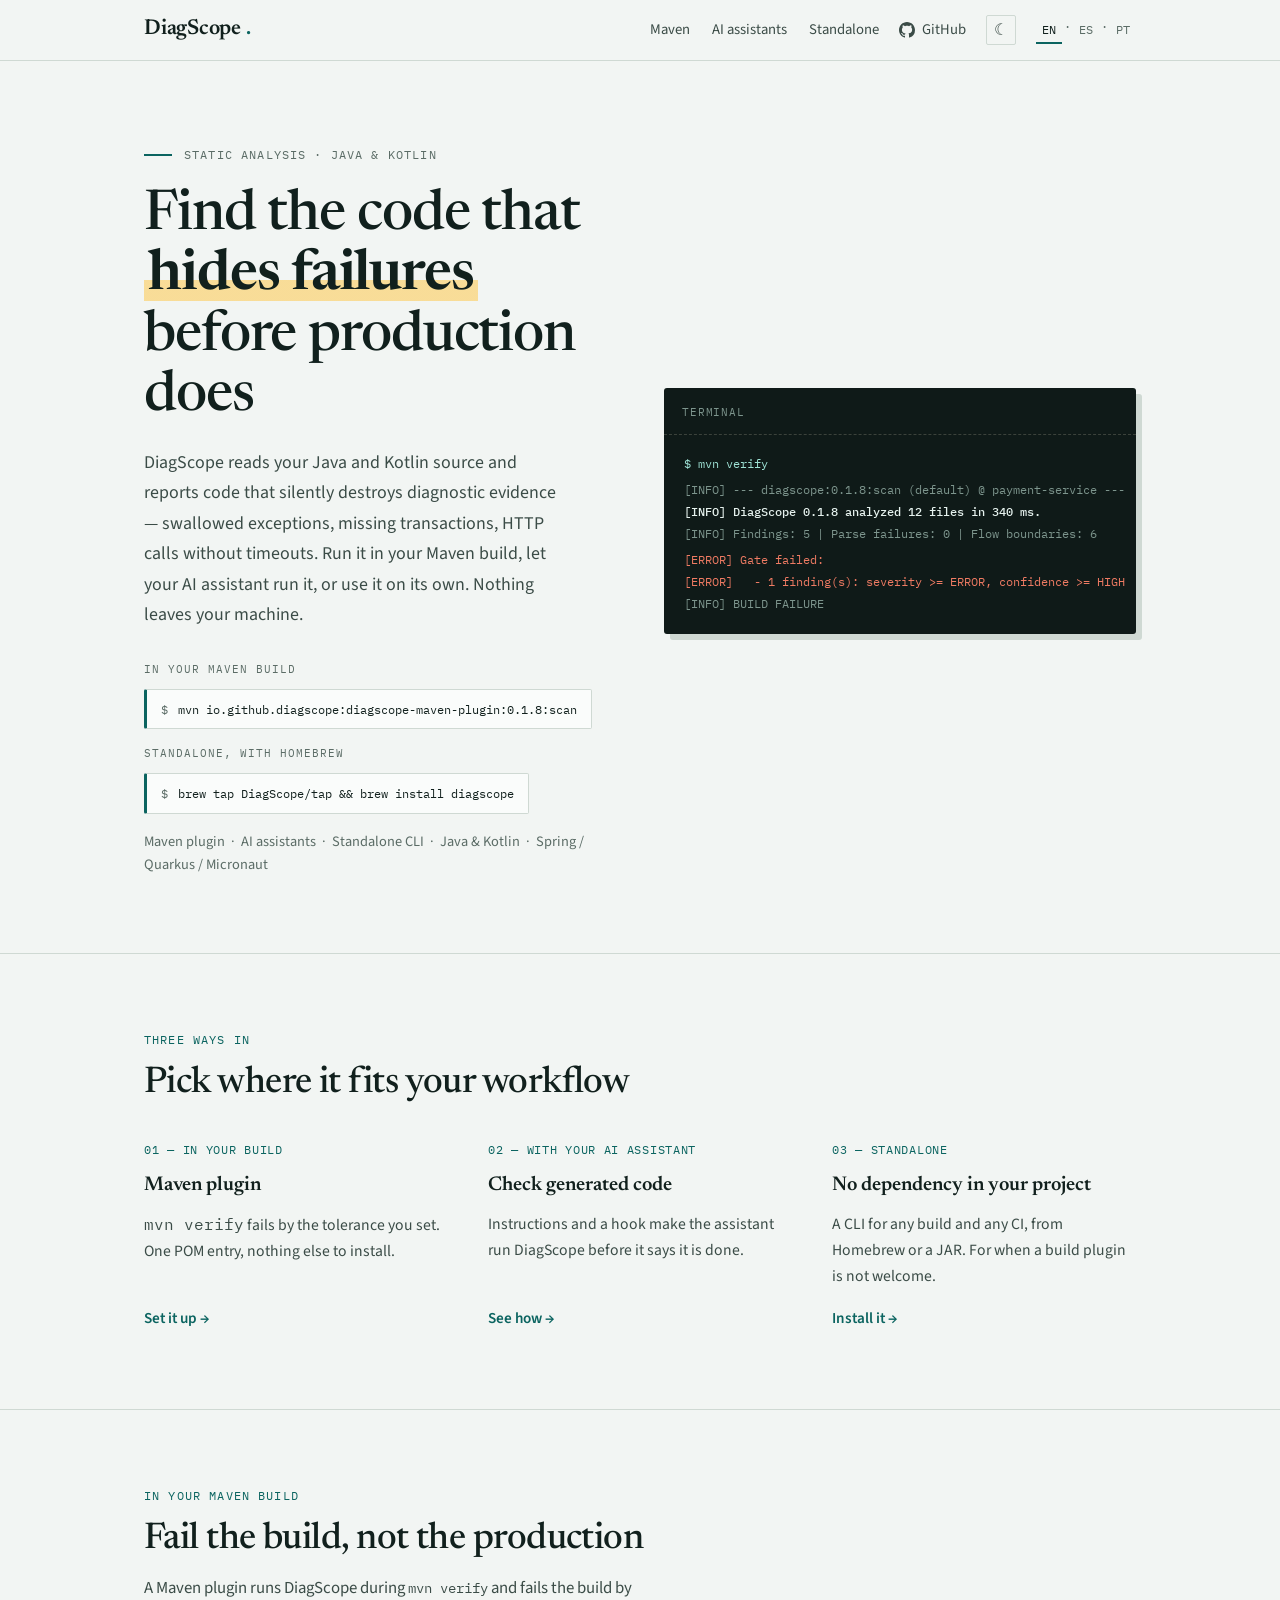
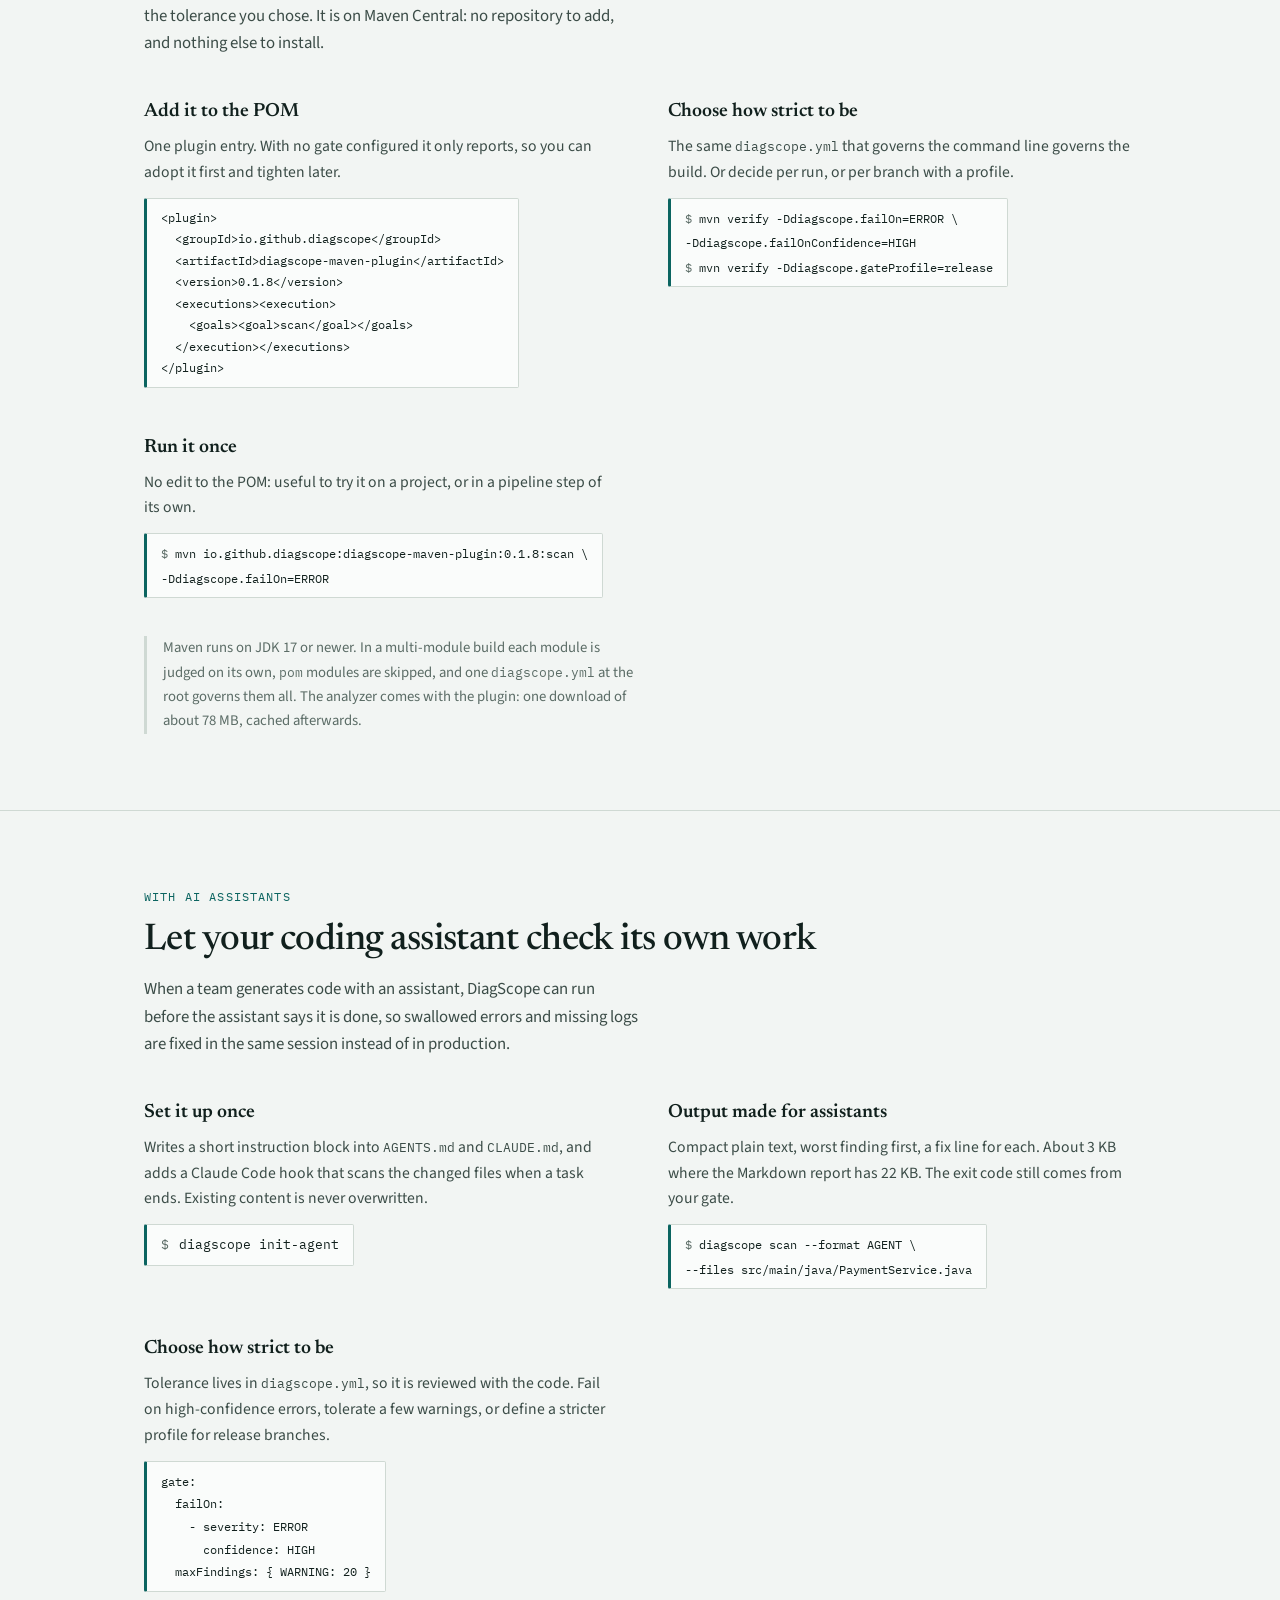
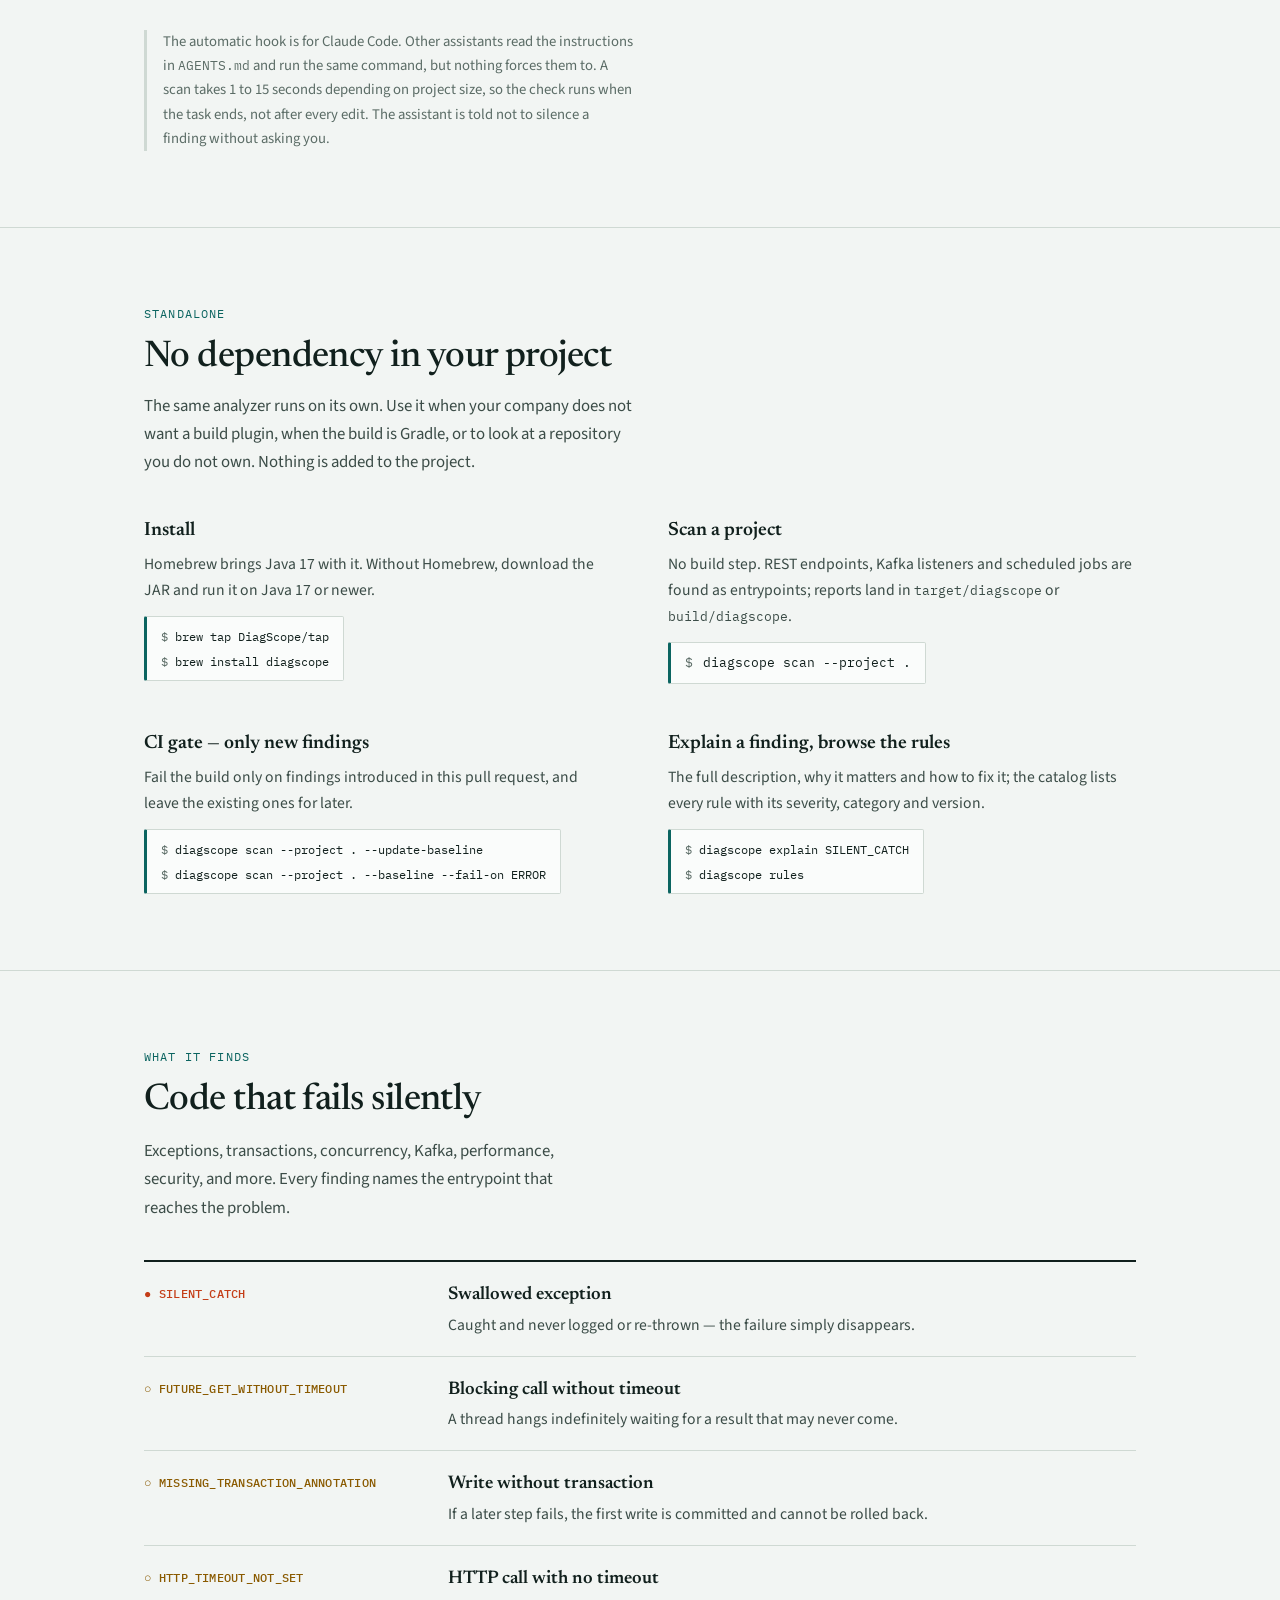
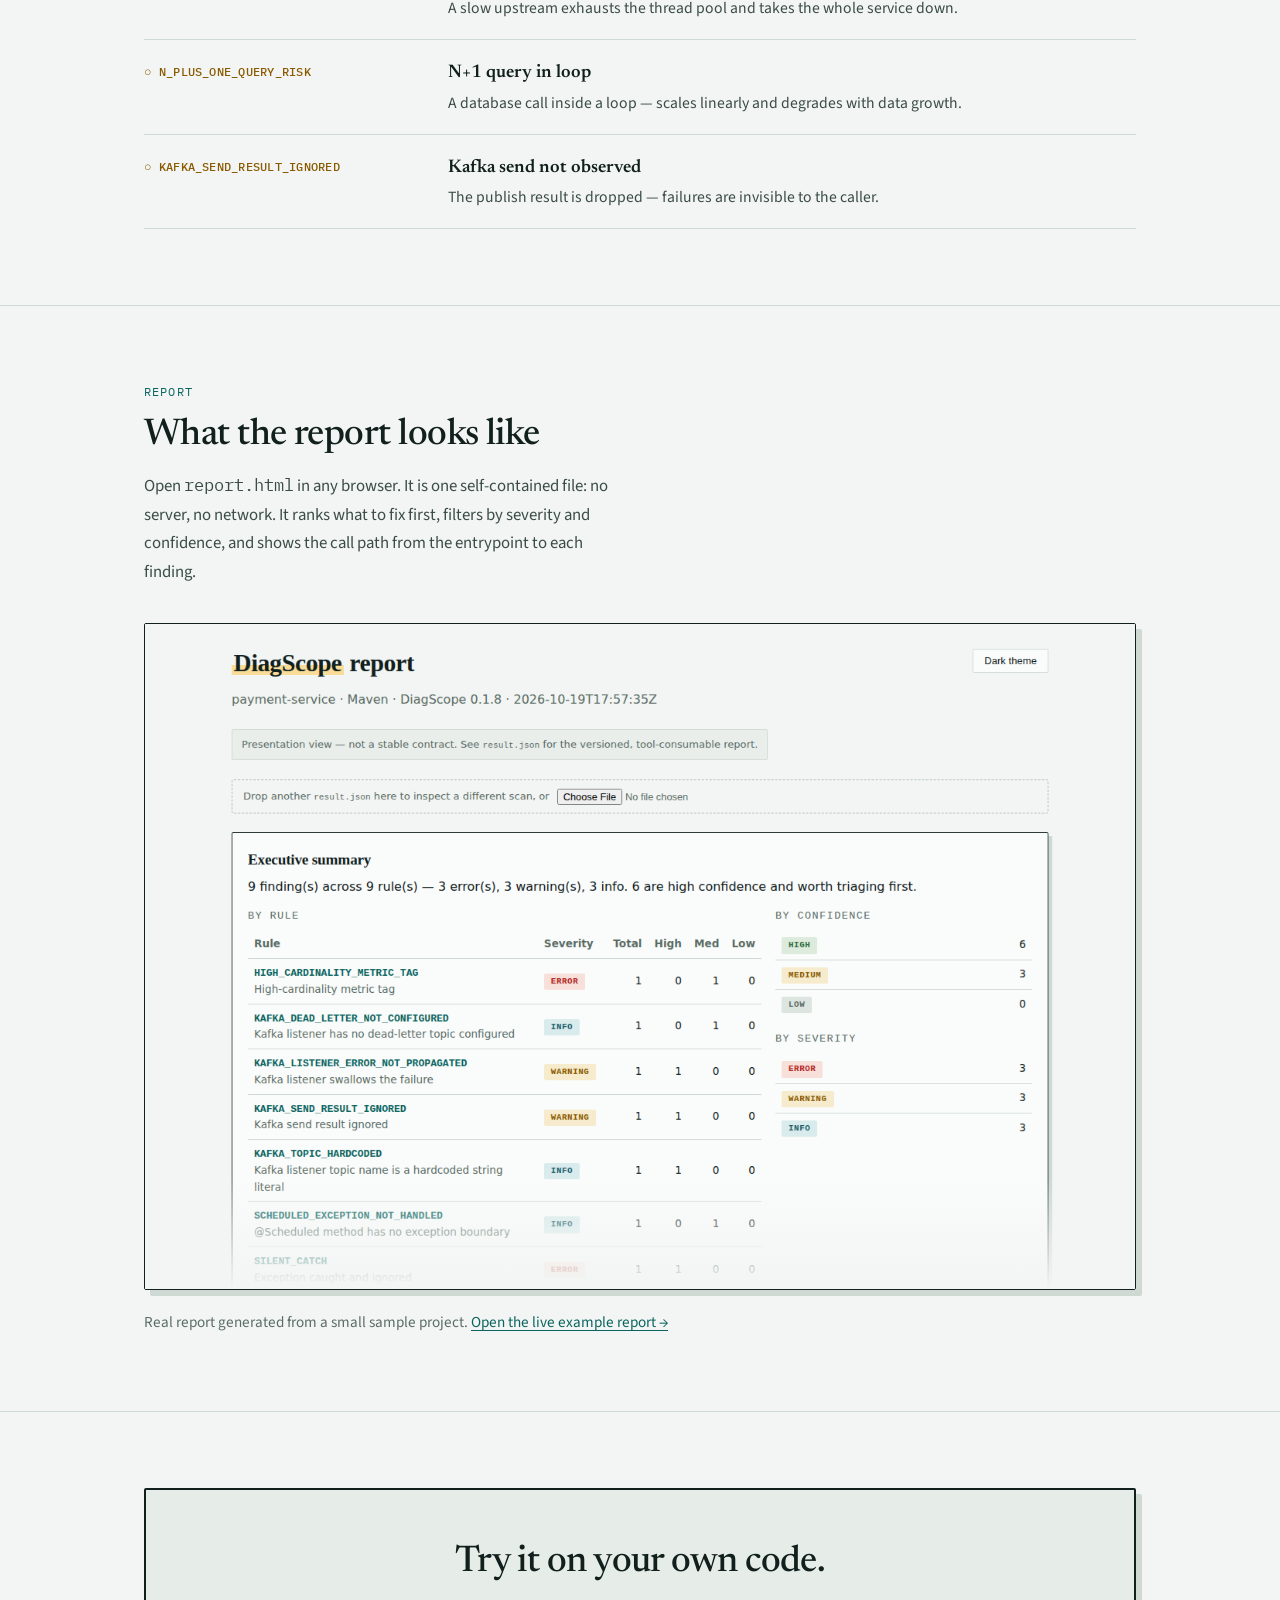
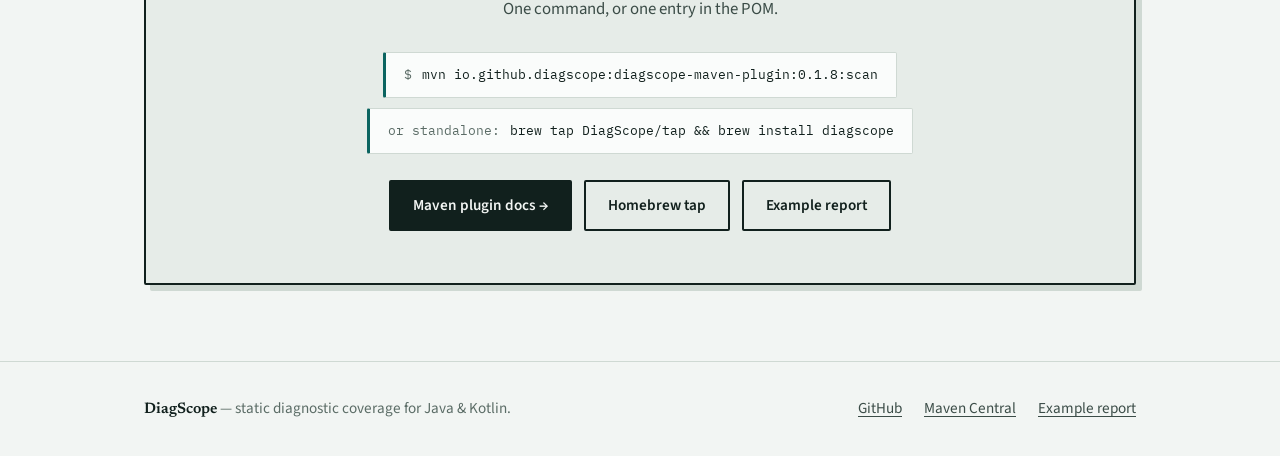
<file: index.html>
<!DOCTYPE html>
<html lang="en">
<head>
<meta charset="UTF-8">
<meta name="viewport" content="width=device-width, initial-scale=1.0">
<title>DiagScope — Static analysis for Java &amp; Kotlin</title>
<meta name="description" content="DiagScope finds code that silently destroys diagnostic evidence in Java and Kotlin: swallowed exceptions, missing transactions, HTTP calls without timeouts. Run it in your Maven build, with your AI assistant, or on its own.">
<link rel="preconnect" href="https://fonts.googleapis.com">
<link rel="preconnect" href="https://fonts.gstatic.com" crossorigin>
<link href="https://fonts.googleapis.com/css2?family=IBM+Plex+Mono:wght@400;500&family=Newsreader:ital,opsz,wght@0,6..72,400;0,6..72,500;0,6..72,600;1,6..72,400&family=Source+Sans+3:wght@400;500;600&display=swap" rel="stylesheet">
<link rel="stylesheet" href="assets/site.css">
<script>
// Light is the default. Dark is applied only when the visitor chose it with the button; the choice is remembered.
try { if (localStorage.getItem('diagscope-theme') === 'dark') document.documentElement.setAttribute('data-theme', 'dark'); } catch (e) {}
</script>
<meta name="theme-color" content="#f2f5f3">
</head>
<body>

<nav>
  <div class="wrap">
    <a href="#" class="logo">
            DiagScope
    </a>
    <div class="nav-right">
      <div class="nav-links"><a href="#maven">Maven</a><a href="#ai">AI assistants</a><a href="#standalone">Standalone</a></div>
      
      <a href="https://github.com/DiagScope/homebrew-tap" class="nav-gh" target="_blank" rel="noopener">
        <svg viewBox="0 0 16 16"><path d="M8 0C3.58 0 0 3.58 0 8c0 3.54 2.29 6.53 5.47 7.59.4.07.55-.17.55-.38 0-.19-.01-.82-.01-1.49-2.01.37-2.53-.49-2.69-.94-.09-.23-.48-.94-.82-1.13-.28-.15-.68-.52-.01-.53.63-.01 1.08.58 1.23.82.72 1.21 1.87.87 2.33.66.07-.52.28-.87.51-1.07-1.78-.2-3.64-.89-3.64-3.95 0-.87.31-1.59.82-2.15-.08-.2-.36-1.02.08-2.12 0 0 .67-.21 2.2.82.64-.18 1.32-.27 2-.27.68 0 1.36.09 2 .27 1.53-1.04 2.2-.82 2.2-.82.44 1.1.16 1.92.08 2.12.51.56.82 1.27.82 2.15 0 3.07-1.87 3.75-3.65 3.95.29.25.54.73.54 1.48 0 1.07-.01 1.93-.01 2.2 0 .21.15.46.55.38A8.013 8.013 0 0016 8c0-4.42-3.58-8-8-8z"/></svg>
        GitHub
      </a>
      <button type="button" class="theme-toggle" data-to-dark="Switch to the dark theme" data-to-light="Switch to the light theme" aria-label="Switch to the dark theme"></button>
      <div class="lang-sw">
        <a href="index.html" class="on">EN</a>·<a href="index-es.html">ES</a>·<a href="index-pt.html">PT</a>
      </div>
    </div>
  </div>
</nav>

<header class="hero">
  <div class="wrap hero-grid">
    <div>
      <span class="badge">Static analysis · Java &amp; Kotlin</span>
      <h1>Find the code that <em>hides failures</em> before production does</h1>
      <p class="hero-sub">DiagScope reads your Java and Kotlin source and reports code that silently destroys diagnostic evidence — swallowed exceptions, missing transactions, HTTP calls without timeouts. Run it in your Maven build, let your AI assistant run it, or use it on its own. Nothing leaves your machine.</p>
      <div class="hero-cmds">
        <span class="cmd-cap">In your Maven build</span>
        <div class="cmd"><span class="pr">$</span> <span class="g">mvn io.github.diagscope:diagscope-maven-plugin:0.1.8:scan</span></div>
        <span class="cmd-cap">Standalone, with Homebrew</span>
        <div class="cmd"><span class="pr">$</span> <span class="g">brew tap DiagScope/tap &amp;&amp; brew install diagscope</span></div>
      </div>
      <p class="hero-note">Maven plugin &nbsp;·&nbsp; AI assistants &nbsp;·&nbsp; Standalone CLI &nbsp;·&nbsp; Java &amp; Kotlin &nbsp;·&nbsp; Spring / Quarkus / Micronaut</p>
    </div>

    <div class="term" aria-label="Example Maven build output">
      <div class="term-bar">
        <span class="term-label">terminal</span>
      </div>
      <div class="term-body">
        <span class="tl tl-cmd">$ mvn verify</span>
        <span class="tl tl-gap"></span>
        <span class="tl tl-dim">[INFO] --- diagscope:0.1.8:scan (default) @ payment-service ---</span>
        <span class="tl tl-brand">[INFO] DiagScope 0.1.8 analyzed 12 files in 340 ms.</span>
        <span class="tl tl-dim">[INFO] Findings: 5 | Parse failures: 0 | Flow boundaries: 6</span>
        <span class="tl tl-gap"></span>
        <span class="tl tl-err">[ERROR] Gate failed:</span>
        <span class="tl tl-err">[ERROR]   - 1 finding(s): severity &gt;= ERROR, confidence &gt;= HIGH</span>
        <span class="tl tl-fin">[INFO] BUILD FAILURE</span>
      </div>
    </div>
  </div>
</header>

<section class="ways" id="ways">
  <div class="wrap">
    <span class="sec-label">Three ways in</span>
    <h2>Pick where it fits your workflow</h2>
    <div class="steps">
      <div class="step">
        <span class="step-n">01 — In your build</span>
        <h3>Maven plugin</h3>
        <p><code>mvn verify</code> fails by the tolerance you set. One POM entry, nothing else to install.</p>
        <a class="more" href="#maven">Set it up →</a>
      </div>
      <div class="step">
        <span class="step-n">02 — With your AI assistant</span>
        <h3>Check generated code</h3>
        <p>Instructions and a hook make the assistant run DiagScope before it says it is done.</p>
        <a class="more" href="#ai">See how →</a>
      </div>
      <div class="step">
        <span class="step-n">03 — Standalone</span>
        <h3>No dependency in your project</h3>
        <p>A CLI for any build and any CI, from Homebrew or a JAR. For when a build plugin is not welcome.</p>
        <a class="more" href="#standalone">Install it →</a>
      </div>
    </div>
  </div>
</section>

<section class="use maven" id="maven">
  <div class="wrap">
    <span class="sec-label">In your Maven build</span>
    <h2>Fail the build, not the production</h2>
    <p class="ai-intro">A Maven plugin runs DiagScope during <code>mvn verify</code> and fails the build by the tolerance you chose. It is on Maven Central: no repository to add, and nothing else to install.</p>
    <div class="use-grid">
      <div class="use-item">
        <h3>Add it to the POM</h3>
        <p>One plugin entry. With no gate configured it only reports, so you can adopt it first and tighten later.</p>
        <div class="cmd" style="flex-direction:column;align-items:flex-start;gap:2px;font-size:.74rem;">
          <span class="g" style="white-space:pre">&lt;plugin&gt;</span>
          <span class="g" style="white-space:pre">  &lt;groupId&gt;io.github.diagscope&lt;/groupId&gt;</span>
          <span class="g" style="white-space:pre">  &lt;artifactId&gt;diagscope-maven-plugin&lt;/artifactId&gt;</span>
          <span class="g" style="white-space:pre">  &lt;version&gt;0.1.8&lt;/version&gt;</span>
          <span class="g" style="white-space:pre">  &lt;executions&gt;&lt;execution&gt;</span>
          <span class="g" style="white-space:pre">    &lt;goals&gt;&lt;goal&gt;scan&lt;/goal&gt;&lt;/goals&gt;</span>
          <span class="g" style="white-space:pre">  &lt;/execution&gt;&lt;/executions&gt;</span>
          <span class="g" style="white-space:pre">&lt;/plugin&gt;</span>
        </div>
      </div>
      <div class="use-item">
        <h3>Choose how strict to be</h3>
        <p>The same <code>diagscope.yml</code> that governs the command line governs the build. Or decide per run, or per branch with a profile.</p>
        <div class="cmd" style="flex-direction:column;align-items:flex-start;gap:4px;font-size:.78rem;">
          <span><span class="pr">$</span> <span class="g">mvn verify -Ddiagscope.failOn=ERROR \</span></span>
          <span><span class="g">    -Ddiagscope.failOnConfidence=HIGH</span></span>
          <span><span class="pr">$</span> <span class="g">mvn verify -Ddiagscope.gateProfile=release</span></span>
        </div>
      </div>
      <div class="use-item">
        <h3>Run it once</h3>
        <p>No edit to the POM: useful to try it on a project, or in a pipeline step of its own.</p>
        <div class="cmd" style="flex-direction:column;align-items:flex-start;gap:4px;font-size:.78rem;">
          <span><span class="pr">$</span> <span class="g">mvn io.github.diagscope:diagscope-maven-plugin:0.1.8:scan \</span></span>
          <span><span class="g">    -Ddiagscope.failOn=ERROR</span></span>
        </div>
      </div>
    </div>
    <p class="ai-note">Maven runs on JDK 17 or newer. In a multi-module build each module is judged on its own, <code>pom</code> modules are skipped, and one <code>diagscope.yml</code> at the root governs them all. The analyzer comes with the plugin: one download of about 78 MB, cached afterwards.</p>
  </div>
</section>

<section class="use ai" id="ai">
  <div class="wrap">
    <span class="sec-label">With AI assistants</span>
    <h2>Let your coding assistant check its own work</h2>
    <p class="ai-intro">When a team generates code with an assistant, DiagScope can run before the assistant says it is done, so swallowed errors and missing logs are fixed in the same session instead of in production.</p>
    <div class="use-grid">
      <div class="use-item">
        <h3>Set it up once</h3>
        <p>Writes a short instruction block into <code>AGENTS.md</code> and <code>CLAUDE.md</code>, and adds a Claude Code hook that scans the changed files when a task ends. Existing content is never overwritten.</p>
        <div class="cmd"><span class="pr">$</span> <span class="g">diagscope init-agent</span></div>
      </div>
      <div class="use-item">
        <h3>Output made for assistants</h3>
        <p>Compact plain text, worst finding first, a fix line for each. About 3 KB where the Markdown report has 22 KB. The exit code still comes from your gate.</p>
        <div class="cmd" style="flex-direction:column;align-items:flex-start;gap:4px;font-size:.78rem;">
          <span><span class="pr">$</span> <span class="g">diagscope scan --format AGENT \</span></span>
          <span><span class="g">    --files src/main/java/PaymentService.java</span></span>
        </div>
      </div>
      <div class="use-item">
        <h3>Choose how strict to be</h3>
        <p>Tolerance lives in <code>diagscope.yml</code>, so it is reviewed with the code. Fail on high-confidence errors, tolerate a few warnings, or define a stricter profile for release branches.</p>
        <div class="cmd" style="flex-direction:column;align-items:flex-start;gap:2px;font-size:.78rem;">
          <span class="g" style="white-space:pre">gate:</span>
          <span class="g" style="white-space:pre">  failOn:</span>
          <span class="g" style="white-space:pre">    - severity: ERROR</span>
          <span class="g" style="white-space:pre">      confidence: HIGH</span>
          <span class="g" style="white-space:pre">  maxFindings: { WARNING: 20 }</span>
        </div>
      </div>
    </div>
    <p class="ai-note">The automatic hook is for Claude Code. Other assistants read the instructions in <code>AGENTS.md</code> and run the same command, but nothing forces them to. A scan takes 1 to 15 seconds depending on project size, so the check runs when the task ends, not after every edit. The assistant is told not to silence a finding without asking you.</p>
  </div>
</section>

<section class="use standalone" id="standalone">
  <div class="wrap">
    <span class="sec-label">Standalone</span>
    <h2>No dependency in your project</h2>
    <p class="ai-intro">The same analyzer runs on its own. Use it when your company does not want a build plugin, when the build is Gradle, or to look at a repository you do not own. Nothing is added to the project.</p>
    <div class="use-grid">
      <div class="use-item">
        <h3>Install</h3>
        <p>Homebrew brings Java 17 with it. Without Homebrew, download the JAR and run it on Java 17 or newer.</p>
        <div class="cmd" style="flex-direction:column;align-items:flex-start;gap:4px;font-size:.78rem;">
          <span><span class="pr">$</span> <span class="g">brew tap DiagScope/tap</span></span>
          <span><span class="pr">$</span> <span class="g">brew install diagscope</span></span>
        </div>
      </div>
      <div class="use-item">
        <h3>Scan a project</h3>
        <p>No build step. REST endpoints, Kafka listeners and scheduled jobs are found as entrypoints; reports land in <code>target/diagscope</code> or <code>build/diagscope</code>.</p>
        <div class="cmd"><span class="pr">$</span> <span class="g">diagscope scan --project .</span></div>
      </div>
      <div class="use-item">
        <h3>CI gate — only new findings</h3>
        <p>Fail the build only on findings introduced in this pull request, and leave the existing ones for later.</p>
        <div class="cmd" style="flex-direction:column;align-items:flex-start;gap:4px;font-size:.78rem;">
          <span><span class="pr">$</span> <span class="g">diagscope scan --project . --update-baseline</span></span>
          <span><span class="pr">$</span> <span class="g">diagscope scan --project . --baseline --fail-on ERROR</span></span>
        </div>
      </div>
      <div class="use-item">
        <h3>Explain a finding, browse the rules</h3>
        <p>The full description, why it matters and how to fix it; the catalog lists every rule with its severity, category and version.</p>
        <div class="cmd" style="flex-direction:column;align-items:flex-start;gap:4px;font-size:.78rem;">
          <span><span class="pr">$</span> <span class="g">diagscope explain SILENT_CATCH</span></span>
          <span><span class="pr">$</span> <span class="g">diagscope rules</span></span>
        </div>
      </div>
    </div>
  </div>
</section>

<section class="what">
  <div class="wrap">
    <span class="sec-label">What it finds</span>
    <h2>Code that fails silently</h2>
    <p class="what-sub">Exceptions, transactions, concurrency, Kafka, performance, security, and more. Every finding names the entrypoint that reaches the problem.</p>
    <div class="findings">
      <div class="finding">
        <span class="finding-id f-err">SILENT_CATCH</span>
        <h3>Swallowed exception</h3>
        <p>Caught and never logged or re-thrown — the failure simply disappears.</p>
      </div>
      <div class="finding">
        <span class="finding-id f-warn">FUTURE_GET_WITHOUT_TIMEOUT</span>
        <h3>Blocking call without timeout</h3>
        <p>A thread hangs indefinitely waiting for a result that may never come.</p>
      </div>
      <div class="finding">
        <span class="finding-id f-warn">MISSING_TRANSACTION_ANNOTATION</span>
        <h3>Write without transaction</h3>
        <p>If a later step fails, the first write is committed and cannot be rolled back.</p>
      </div>
      <div class="finding">
        <span class="finding-id f-warn">HTTP_TIMEOUT_NOT_SET</span>
        <h3>HTTP call with no timeout</h3>
        <p>A slow upstream exhausts the thread pool and takes the whole service down.</p>
      </div>
      <div class="finding">
        <span class="finding-id f-warn">N_PLUS_ONE_QUERY_RISK</span>
        <h3>N+1 query in loop</h3>
        <p>A database call inside a loop — scales linearly and degrades with data growth.</p>
      </div>
      <div class="finding">
        <span class="finding-id f-warn">KAFKA_SEND_RESULT_IGNORED</span>
        <h3>Kafka send not observed</h3>
        <p>The publish result is dropped — failures are invisible to the caller.</p>
      </div>
    </div>
  </div>
</section>

<section class="preview" id="report">
  <div class="wrap">
    <span class="sec-label">Report</span>
    <h2>What the report looks like</h2>
    <p class="sub">Open <code>report.html</code> in any browser. It is one self-contained file: no server, no network. It ranks what to fix first, filters by severity and confidence, and shows the call path from the entrypoint to each finding.</p>
    <figure>
      <a class="shot" href="example-report.html" aria-label="Open the live example report">
        <img src="assets/report-preview.png" width="1360" height="2600" loading="lazy" alt="DiagScope HTML report: executive summary by rule, severity and confidence, a ranked "Fix these first" list, and findings with file, line and the flow that reaches them">
      </a>
      <figcaption>Real report generated from a small sample project. <a href="example-report.html">Open the live example report →</a></figcaption>
    </figure>
  </div>
</section>

<section class="cta">
  <div class="wrap">
    <div class="cta-inner">
      <h2>Try it on your own code.</h2>
      <p>One command, or one entry in the POM.</p>
      <div class="brew-cmd">
        <span class="pr">$</span>
        <span class="g">mvn io.github.diagscope:diagscope-maven-plugin:0.1.8:scan</span>
      </div>
      <div class="brew-cmd brew-alt">
        <span class="pr">or standalone:</span>
        <span class="g">brew tap DiagScope/tap &amp;&amp; brew install diagscope</span>
      </div>
      <div class="cta-btns">
        <a href="https://github.com/DiagScope/diagscope/blob/main/docs/MAVEN_PLUGIN.md" class="btn btn-white" target="_blank" rel="noopener">Maven plugin docs →</a>
        <a href="https://github.com/DiagScope/homebrew-tap" class="btn btn-ghost" target="_blank" rel="noopener">Homebrew tap</a>
        <a href="example-report.html" class="btn btn-ghost">Example report</a>
      </div>
    </div>
  </div>
</section>

<footer>
  <div class="wrap foot">
    <span class="foot-brand"><strong>DiagScope</strong> — static diagnostic coverage for Java &amp; Kotlin.</span>
    <div class="foot-links">
      <a href="https://github.com/DiagScope/homebrew-tap" target="_blank" rel="noopener">GitHub</a>
      <a href="https://repo1.maven.org/maven2/io/github/diagscope/" target="_blank" rel="noopener">Maven Central</a>
      <a href="example-report.html">Example report</a>
    </div>
  </div>
</footer>

<script>
(function () {
  var button = document.querySelector('.theme-toggle');
  if (!button) return;
  var labels = { light: button.getAttribute('data-to-dark'), dark: button.getAttribute('data-to-light') };
  function show() {
    var dark = document.documentElement.getAttribute('data-theme') === 'dark';
    button.setAttribute('aria-label', dark ? labels.dark : labels.light);
    button.setAttribute('title', dark ? labels.dark : labels.light);
  }
  button.addEventListener('click', function () {
    var dark = document.documentElement.getAttribute('data-theme') === 'dark';
    if (dark) document.documentElement.removeAttribute('data-theme'); else document.documentElement.setAttribute('data-theme', 'dark');
    try { localStorage.setItem('diagscope-theme', dark ? 'light' : 'dark'); } catch (e) {}
    show();
  });
  show();
})();
</script>
</body>
</html>
</file>
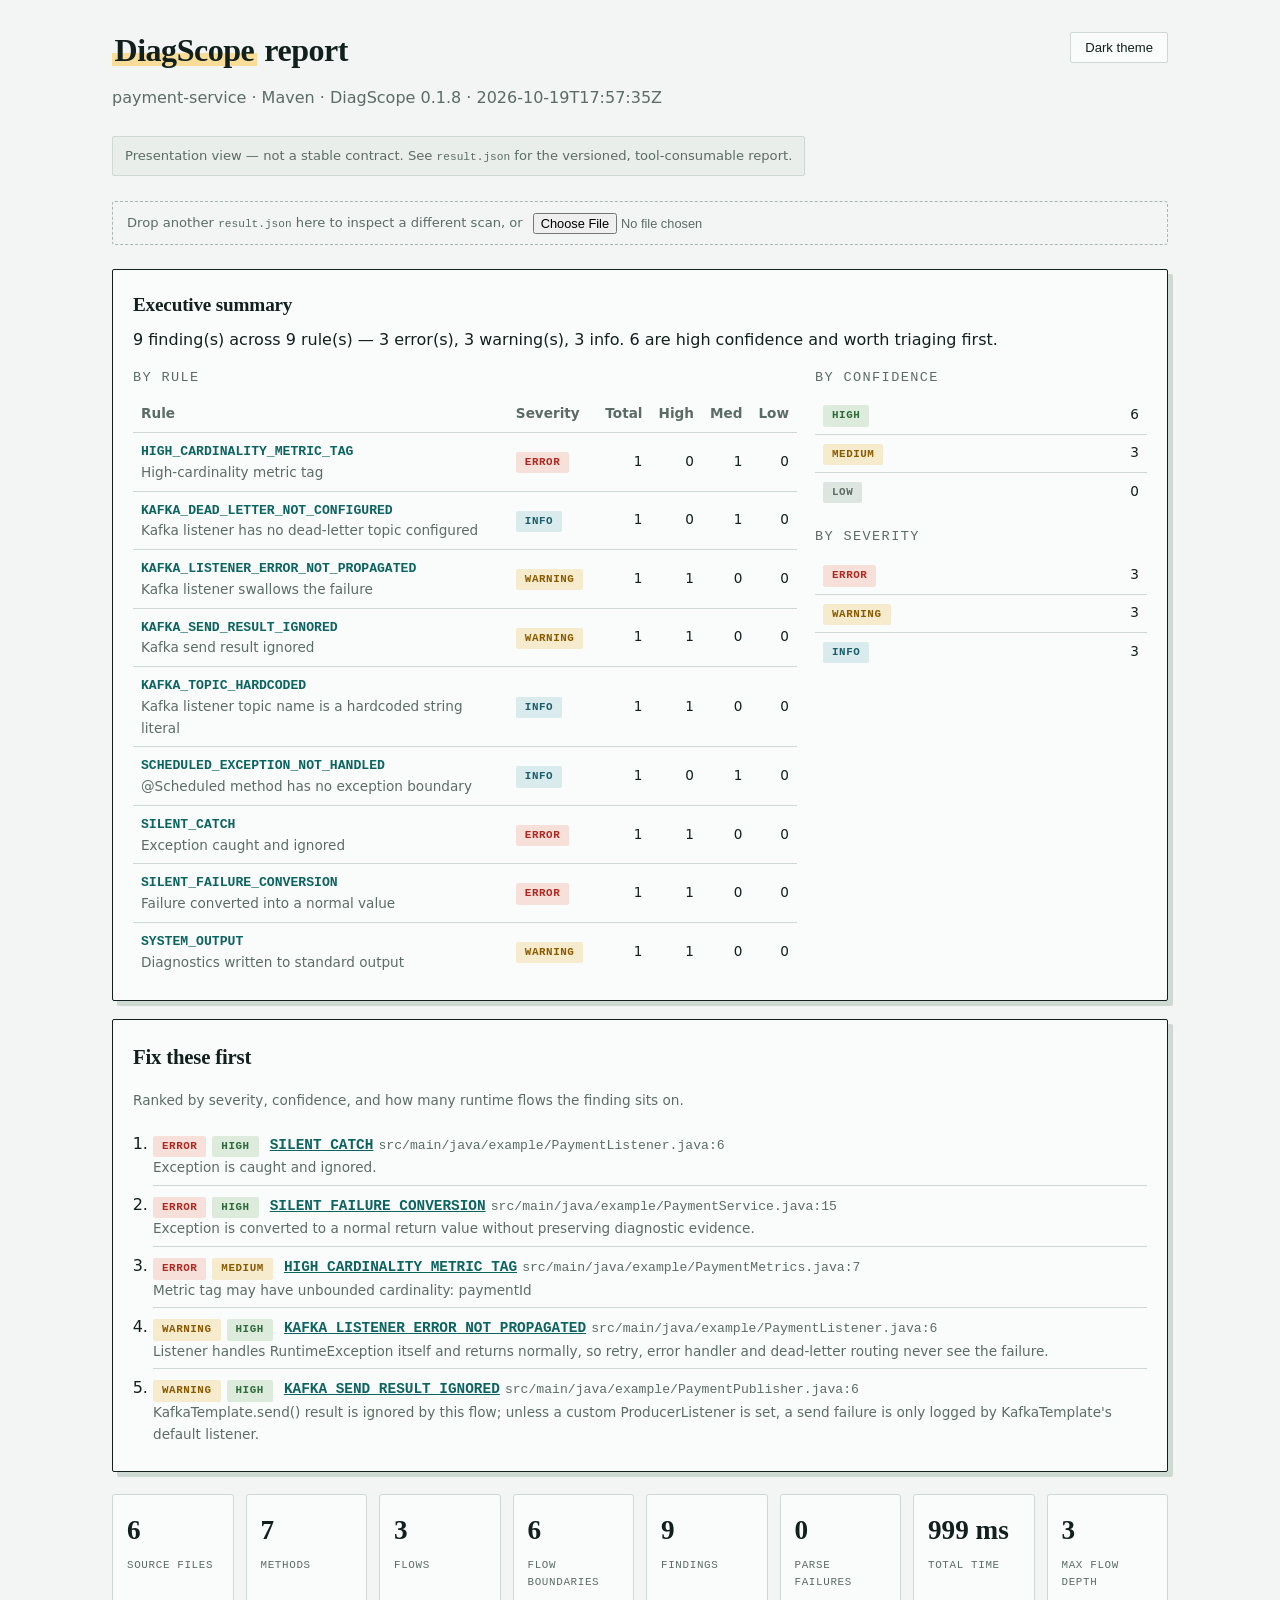
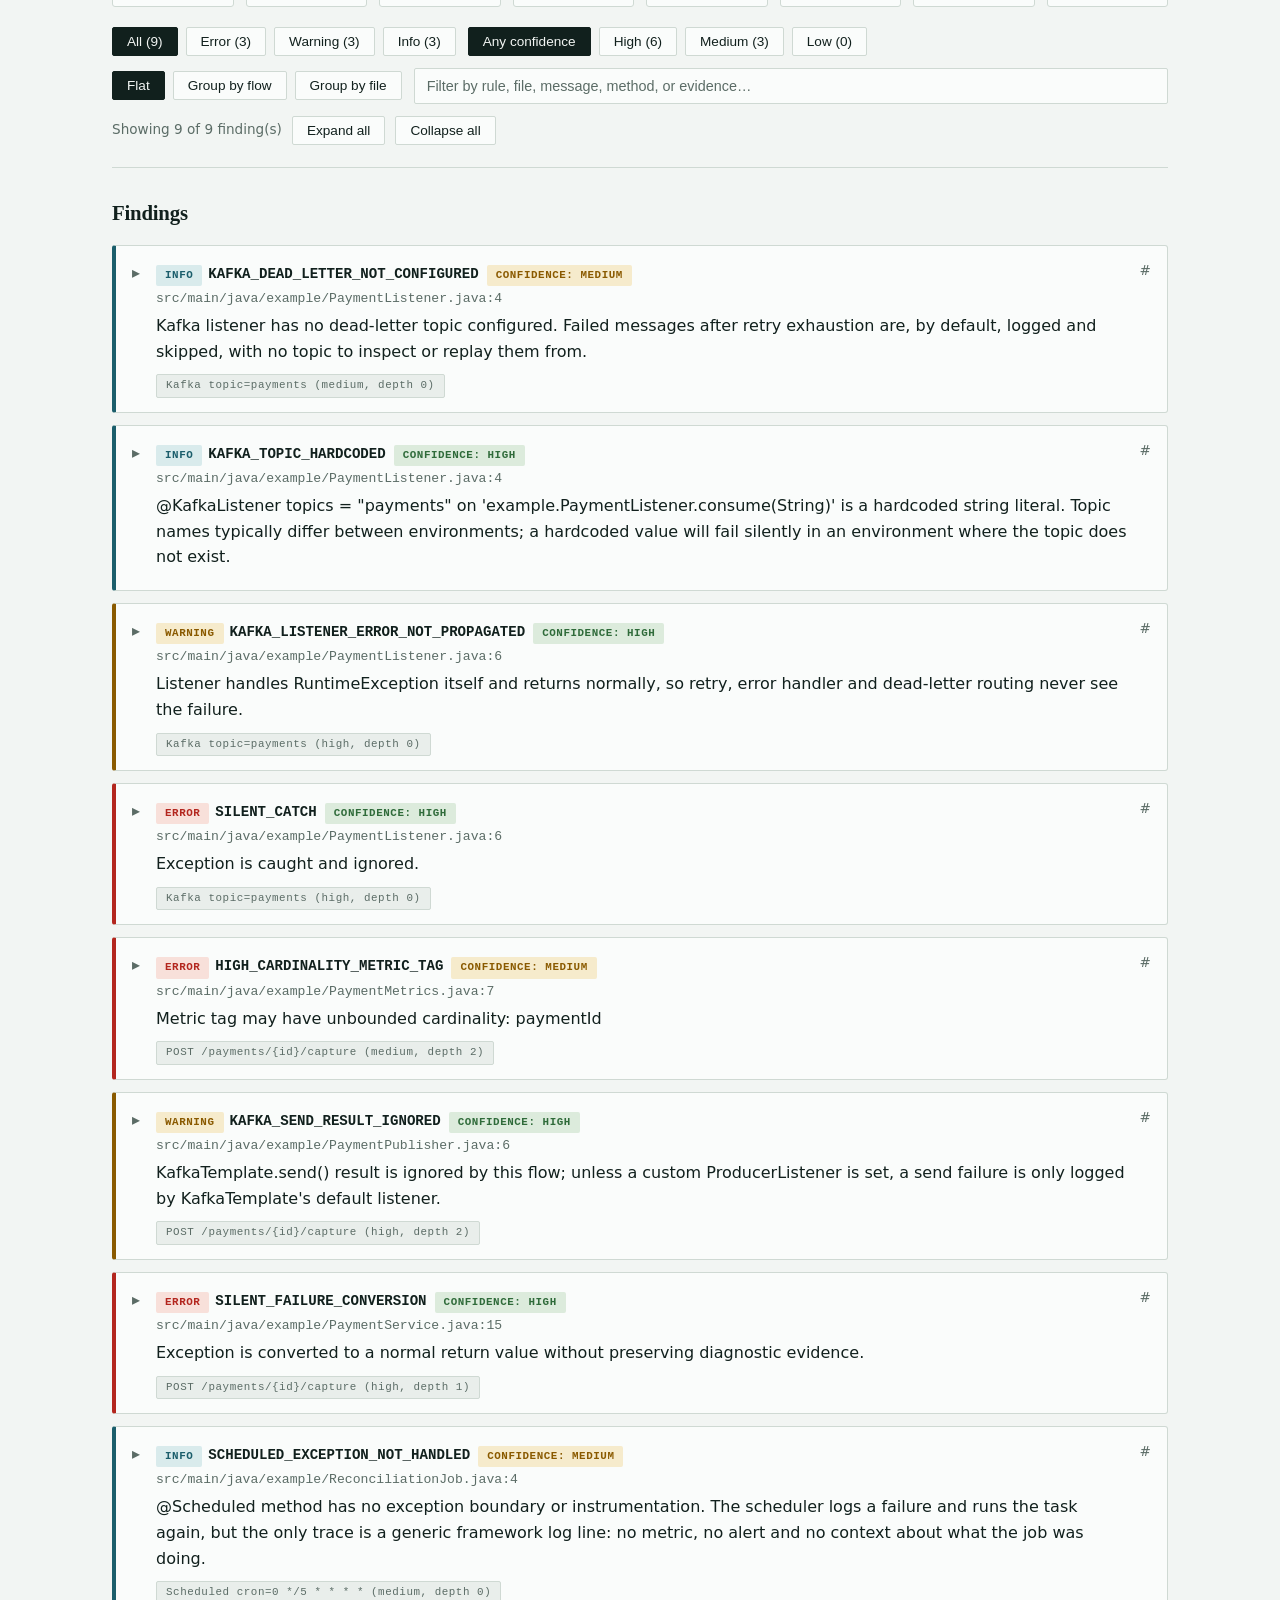
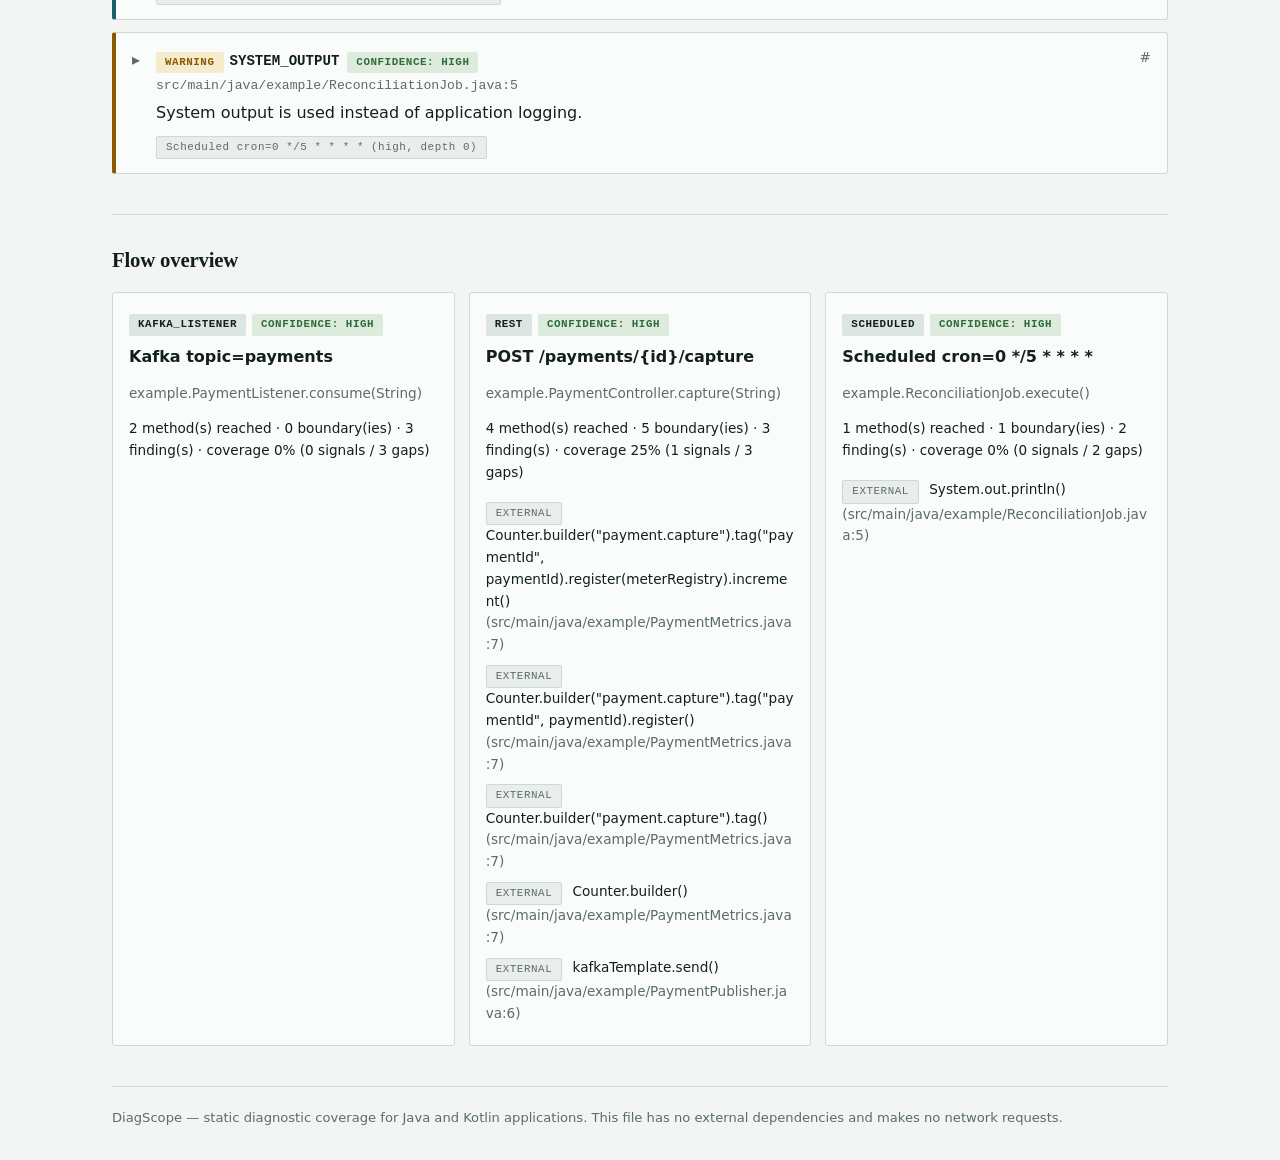
<file: example-report.html>
<!DOCTYPE html>
<html lang="en">
<head>
<meta charset="UTF-8">
<meta name="viewport" content="width=device-width, initial-scale=1.0">
<title>DiagScope report</title>
<style>
/*
 * Two readable themes. Light is the default because most people open this file
 * from a build artifact in daylight; dark follows the OS preference and can be
 * forced with the header toggle (persisted in localStorage).
 */
/*
 * Two readable themes, one language: a reviewer's notebook. Warm paper and ink, a red marker for what needs
 * attention, ink blue for what can be clicked. Light is the default because most people open this file from a build
 * artifact in daylight; dark follows the OS preference and can be forced with the header toggle (persisted in
 * localStorage). No web fonts: the file must stay self-contained and make no network requests.
 */
:root {
  --bg: #f2f5f3;
  --surface: #fafcfb;
  --surface-2: #e9eeeb;
  --surface-3: #dde5e0;
  --line: #cfd9d3;
  --line-strong: #a9b8b0;
  --paper: #11201d;
  --mute: #5b6c66;
  --brand: #0b6460;
  --error: #b3261e;
  --warning: #8a5a00;
  --info: #1b5e6b;
  --ok: #2f6b3a;
  --error-tint: #f8e0da;
  --warning-tint: #f6ebcc;
  --info-tint: #d9ebec;
  --ok-tint: #dcebdc;
  --hi: rgba(255, 196, 61, .5);
  --stamp: #cfd9d3;
  --shadow: none;
  --focus: 0 0 0 3px rgba(11, 100, 96, .3);
  --serif: Charter, "Iowan Old Style", "Palatino Linotype", Palatino, "Book Antiqua", Georgia, serif;
  --mono: ui-monospace, "SF Mono", SFMono-Regular, Menlo, Consolas, "Liberation Mono", monospace;
}
html[data-theme="dark"] {
  --bg: #0e1513;
  --surface: #121a17;
  --surface-2: #17211e;
  --surface-3: #1d2925;
  --line: #25332e;
  --line-strong: #3a4d46;
  --paper: #e6efeb;
  --mute: #8ba099;
  --brand: #5fd0c5;
  --error: #ff8a6e;
  --warning: #e8b95a;
  --info: #6fc3d4;
  --ok: #8fd19a;
  --error-tint: rgba(255, 138, 110, .15);
  --warning-tint: rgba(232, 185, 90, .15);
  --info-tint: rgba(111, 195, 212, .15);
  --ok-tint: rgba(143, 209, 154, .15);
  --hi: rgba(255, 122, 82, .25);
  --stamp: #060a09;
  --shadow: none;
  --focus: 0 0 0 3px rgba(95, 208, 197, .35);
}
* { box-sizing: border-box; }
body {
  margin: 0 auto; background: var(--bg); color: var(--paper);
  font-family: "Segoe UI", system-ui, -apple-system, "Helvetica Neue", Arial, sans-serif;
  line-height: 1.6; padding: 32px; max-width: 1120px;
  -webkit-font-smoothing: antialiased;
}
:focus-visible { outline: none; box-shadow: var(--focus); border-radius: 2px; }
code { font-family: var(--mono); font-size: 0.85em; }
::selection { background: var(--hi); color: var(--paper); }
h1 { margin: 0; font-family: var(--serif); font-weight: 600; font-size: 2rem; line-height: 1.15; letter-spacing: -0.015em; }
h1 mark { background: linear-gradient(transparent 58%, var(--hi) 58%, var(--hi) 94%, transparent 94%); color: inherit; padding: 0 .08em; }
h2 { font-family: var(--serif); font-weight: 600; font-size: 1.3rem; margin: 0 0 16px; letter-spacing: -0.01em; }
h3 { font-family: var(--mono); font-weight: 500; font-size: 0.74rem; margin: 0 0 8px; text-transform: uppercase; letter-spacing: 0.1em; color: var(--mute); }
.muted { color: var(--mute); }
.small { font-size: 0.85rem; }
.top { margin-bottom: 24px; }
.top-row { display: flex; gap: 16px; align-items: flex-start; justify-content: space-between; flex-wrap: wrap; }
.theme-toggle {
  background: var(--surface); border: 1px solid var(--line); color: var(--paper);
  border-radius: 2px; padding: 7px 14px; font-size: 0.82rem; cursor: pointer; box-shadow: var(--shadow);
}
.theme-toggle:hover { border-color: var(--line-strong); }
.disclaimer {
  font-size: 0.82rem; color: var(--mute); border: 1px solid var(--line); background: var(--surface-2);
  border-radius: 2px; padding: 8px 12px; display: inline-block; margin-top: 10px;
}
.exec-summary { background: var(--surface); border: 1px solid var(--paper); border-radius: 2px; padding: 20px; margin-bottom: 18px; box-shadow: 5px 5px 0 var(--stamp); }
.exec-summary h2 { margin: 0 0 6px; font-size: 1.2rem; }
.exec-headline { margin: 0 0 14px; color: var(--paper); }
.exec-grid { display: grid; grid-template-columns: minmax(0, 2fr) minmax(0, 1fr); gap: 18px; align-items: start; }
@media (max-width: 860px) { .exec-grid { grid-template-columns: minmax(0, 1fr); } }
.exec-grid > div { min-width: 0; overflow-x: auto; }
.exec-table { width: 100%; border-collapse: collapse; font-size: 0.85rem; }
.exec-table th, .exec-table td { text-align: left; padding: 7px 8px; border-bottom: 1px solid var(--line); }
.exec-table th { color: var(--mute); font-weight: 600; }
.exec-table tbody tr:hover { background: var(--surface-2); }
.exec-table td.num, .exec-table th.num { text-align: right; font-variant-numeric: tabular-nums; }
.exec-table tr:last-child td { border-bottom: 0; }
.exec-rule { background: transparent; border: 0; padding: 0; font-family: var(--mono); font-size: 0.82rem; font-weight: 600; color: var(--brand); cursor: pointer; text-align: left; }
.exec-rule:hover { text-decoration: underline; }
.priority { background: var(--surface); border: 1px solid var(--paper); border-radius: 2px; padding: 20px; margin-bottom: 22px; box-shadow: 5px 5px 0 var(--stamp); }
.priority ol { margin: 0; padding-left: 20px; }
.priority li { padding: 6px 0; border-bottom: 1px solid var(--line); }
.priority li:last-child { border-bottom: 0; }
.cards { display: grid; grid-template-columns: repeat(auto-fit, minmax(120px, 1fr)); gap: 12px; margin-bottom: 20px; }
.card {
  background: var(--surface); border: 1px solid var(--line); border-radius: 3px;
  padding: 14px; display: flex; flex-direction: column; gap: 4px; box-shadow: var(--shadow);
}
.card-value { font-family: var(--serif); font-size: 1.7rem; font-weight: 600; font-variant-numeric: tabular-nums; }
.card-label { font-family: var(--mono); font-size: 0.68rem; letter-spacing: 0.06em; text-transform: uppercase; color: var(--mute); }
.filter-bar { display: flex; flex-wrap: wrap; gap: 12px; align-items: center; margin-bottom: 12px; }
.chips { display: flex; flex-wrap: wrap; gap: 8px; }
.chip {
  background: var(--surface); border: 1px solid var(--line); color: var(--paper);
  border-radius: 2px; padding: 6px 14px; font-size: 0.85rem; cursor: pointer; transition: background .12s, border-color .12s;
}
.chip:hover { background: var(--surface-2); }
.chip.active { background: var(--paper); border-color: var(--paper); color: var(--bg); }
.active-filter { margin-bottom: 22px; display: flex; gap: 10px; align-items: center; flex-wrap: wrap; }
.finding-group { margin: 24px 0 10px; color: var(--paper); font-size: 1rem; text-transform: none; letter-spacing: 0; }
.flow-card { cursor: pointer; transition: border-color .15s, box-shadow .15s; }
.flow-card:hover, .flow-card:focus-visible { border-color: var(--brand); }
.flow-card.active { border-color: var(--brand); box-shadow: 0 0 0 1px var(--brand); }
.permalink { color: var(--mute); text-decoration: none; font-size: 0.85rem; }
.permalink:hover { color: var(--brand); }
.finding:target { border-color: var(--brand); box-shadow: 0 0 0 1px var(--brand); }
#finding-search {
  background: var(--surface); border: 1px solid var(--line); color: var(--paper);
  border-radius: 2px; padding: 9px 12px; flex: 1; min-width: 220px; font-size: 0.9rem;
}
#finding-search::placeholder { color: var(--mute); }
.block { border-top: 1px solid var(--line); padding: 28px 0; }
.plain-list { list-style: none; margin: 0; padding: 0; }
.plain-list li { padding: 4px 0; overflow-wrap: anywhere; }
.badge {
  display: inline-block; border-radius: 2px; padding: 2px 9px; font-size: 0.72rem; font-weight: 600;
  text-transform: uppercase; letter-spacing: 0.05em; margin-right: 6px; font-family: var(--mono); font-size: 0.68rem;
}
.badge.outline { background: var(--surface-2); border: 1px solid var(--line); color: var(--mute); text-transform: none; font-weight: 500; }
.badge.type-badge { background: var(--surface-3); color: var(--paper); }
.sev-error { background: var(--error-tint); color: var(--error); }
.sev-warning { background: var(--warning-tint); color: var(--warning); }
.sev-info { background: var(--info-tint); color: var(--info); }
.conf-high { background: var(--ok-tint); color: var(--ok); }
.conf-medium { background: var(--warning-tint); color: var(--warning); }
.conf-low { background: var(--surface-3); color: var(--mute); }
.chip.sev-error, .chip.sev-warning, .chip.sev-info,
.chip.conf-high, .chip.conf-medium, .chip.conf-low { background: var(--surface); color: var(--paper); }
.flow-grid { display: grid; grid-template-columns: repeat(auto-fill, minmax(280px, 1fr)); gap: 14px; }
.flow-card { background: var(--surface); border: 1px solid var(--line); border-radius: 3px; padding: 16px; box-shadow: var(--shadow); }
.flow-head { margin-bottom: 8px; }
.flow-name { font-weight: 600; margin: 4px 0; }
.finding {
  background: var(--surface); border: 1px solid var(--line); border-left: 4px solid var(--line-strong);
  border-radius: 3px; padding: 14px 16px; margin-bottom: 12px; box-shadow: var(--shadow);
}
.finding.sev-error, .finding.sev-warning, .finding.sev-info {
  background: var(--surface); color: var(--paper);
}
.finding.sev-error { border-left-color: var(--error); }
.finding.sev-warning { border-left-color: var(--warning); }
.finding.sev-info { border-left-color: var(--info); }
.finding.open { border-color: var(--line-strong); }
.finding-summary {
  display: flex; gap: 10px; align-items: flex-start; width: 100%; cursor: pointer;
  background: transparent; border: 0; color: inherit; font: inherit; text-align: left; padding: 0;
}
.finding-summary .caret { color: var(--mute); width: 14px; flex: none; line-height: 1.6; }
.finding.open .finding-summary .caret { color: var(--brand); }
.finding-summary-body { flex: 1; min-width: 0; }
.rule-id + .badge { margin-left: 8px; }
.rule-id { font-family: var(--mono); font-size: 0.88rem; font-weight: 600; }
.finding-actions { display: flex; gap: 10px; align-items: center; margin-left: auto; flex: none; }
.location { overflow-wrap: anywhere; font-family: var(--mono); font-size: 0.82rem; color: var(--mute); margin: 2px 0; }
.finding-message { margin: 4px 0 6px; }
.recommendation { color: var(--paper); }
.remediation-code { position: relative; background: var(--surface-2); border: 1px solid var(--line); border-radius: 2px; padding: 12px; overflow: auto; }
.remediation-code code { white-space: pre; }
.explain { margin-bottom: 14px; background: var(--surface-2); border-radius: 3px; padding: 12px 14px; }
.explain p { margin: 4px 0; color: var(--paper); }
.explain .confidence-note { color: var(--mute); }
.related-flows { margin-top: 6px; }
.drill { margin-top: 14px; border-top: 1px solid var(--line); padding-top: 12px; }
.tabs { display: flex; flex-wrap: wrap; gap: 6px; margin-bottom: 14px; }
.tab {
  background: transparent; border: 1px solid var(--line); color: var(--mute);
  border-radius: 2px; padding: 5px 12px; font-size: 0.82rem; cursor: pointer;
}
.tab:hover { color: var(--paper); background: var(--surface-2); }
.tab.active { border-color: var(--paper); background: var(--surface-3); color: var(--paper); }
.panel > * + * { margin-top: 14px; }
.kv { width: 100%; border-collapse: collapse; font-size: 0.85rem; }
.kv th, .kv td { text-align: left; padding: 7px 10px; border-bottom: 1px solid var(--line); vertical-align: top; overflow-wrap: anywhere; }
.kv th { color: var(--mute); font-weight: 500; width: 34%; }
.kv tr:last-child th, .kv tr:last-child td { border-bottom: 0; }
.copy {
  background: transparent; border: 1px solid var(--line); color: var(--mute);
  border-radius: 2px; padding: 2px 8px; font-size: 0.74rem; cursor: pointer; margin-left: 8px;
}
.copy:hover { color: var(--brand); border-color: var(--brand); }
.call-path { border: 1px solid var(--line); border-radius: 3px; padding: 12px; background: var(--surface-2); }
.call-path + .call-path { margin-top: 10px; }
.path-list { list-style: none; margin: 8px 0 0 0; padding: 0; }
.path-list li { position: relative; padding: 2px 0 2px 18px; font-size: 0.82rem; }
.path-list li::before { content: "\21B3"; position: absolute; left: 0; opacity: 0.55; }
.path-list li:first-child::before { content: "\25B6"; }
.path-list li.entry-step code { color: var(--info); }
.path-list li.evidence-step code { font-weight: 700; color: var(--error); }
.priority .linkish { font-family: var(--mono); font-size: 0.9rem; font-weight: 600; }
.linkish {
  background: transparent; border: 0; padding: 0; font: inherit; color: var(--brand);
  cursor: pointer; text-align: left; text-decoration: underline;
}
.snippet { border: 1px solid var(--line); border-radius: 3px; overflow: auto; background: var(--surface-2); }
.snippet table { border-collapse: collapse; width: 100%; font-family: var(--mono); font-size: 0.8rem; }
.snippet td { padding: 2px 10px; white-space: pre; vertical-align: top; }
.snippet td.ln { text-align: right; color: var(--mute); user-select: none; width: 1%; border-right: 1px solid var(--line); background: var(--surface-3); }
.snippet tr.hl td { background: var(--error-tint); }
.snippet tr.hl td.ln { color: var(--error); background: var(--error-tint); }
.empty { color: var(--mute); font-style: italic; }
.dropzone {
  border: 1px dashed var(--line-strong); border-radius: 3px; padding: 10px 14px;
  font-size: 0.82rem; color: var(--mute); margin-top: 12px; display: flex;
  gap: 10px; align-items: center; flex-wrap: wrap;
}
.dropzone.over { border-color: var(--brand); color: var(--brand); }
.dropzone input { font-size: 0.8rem; color: var(--mute); }
.foot { border-top: 1px solid var(--line); padding-top: 20px; margin-top: 12px; color: var(--mute); font-size: 0.82rem; }
@media print {
  body { background: #ffffff; color: #000000; padding: 0; max-width: none; }
  .drill { display: block; }
  .tabs, .dropzone, .filter-bar, .copy, .theme-toggle, .active-filter { display: none; }
  .card, .finding, .flow-card, .exec-summary, .priority { box-shadow: none; break-inside: avoid; }
}
</style>
</head>
<body>

<header class="top">
  <div class="top-row">
    <div>
      <h1><mark>DiagScope</mark> report</h1>
      <p class="muted" id="report-subtitle"></p>
    </div>
    <button class="theme-toggle" id="theme-toggle" type="button" aria-label="Switch color theme">Dark theme</button>
  </div>
  <p class="disclaimer">Presentation view — not a stable contract. See <code>result.json</code> for the versioned, tool-consumable report.</p>
  <div class="dropzone" id="dropzone">
    <span>Drop another <code>result.json</code> here to inspect a different scan, or</span>
    <input type="file" id="file-input" accept="application/json,.json">
  </div>
</header>

<section class="exec-summary" id="exec-summary" hidden></section>

<section class="priority" id="priority" hidden></section>

<section class="cards" id="cards"></section>

<section class="filter-bar">
  <div class="chips" id="severity-chips"></div>
  <div class="chips" id="confidence-chips"></div>
  <div class="chips" id="group-chips"></div>
  <input id="finding-search" type="search" placeholder="Filter by rule, file, message, method, or evidence…">
</section>

<section class="active-filter">
  <span class="small muted" id="result-count"></span>
  <button class="chip" id="expand-all" type="button">Expand all</button>
  <button class="chip" id="collapse-all" type="button">Collapse all</button>
  <span id="flow-filter-note"></span>
</section>

<section class="block">
  <h2>Findings</h2>
  <div id="findings-list"></div>
</section>

<section class="block">
  <h2>Flow overview</h2>
  <div class="flow-grid" id="flow-grid"></div>
</section>

<section class="block" id="aspects-block" hidden>
  <h2>Indirect instrumentation</h2>
  <p class="muted small">Advice attached by Spring AOP. It never appears at the call site and only runs for calls that pass through the proxy.</p>
  <ul class="plain-list small" id="aspects-list"></ul>
</section>

<section class="block" id="identity-conflicts-block" hidden>
  <h2>Identity conflicts</h2>
  <p class="small muted">The same class or method name is declared more than once, usually in different modules. Only the first declaration is analyzed; the methods of the others reach no flow and no rule.</p>
  <ul class="plain-list small" id="identity-conflicts"></ul>
</section>

<section class="block" id="parse-failures-block" hidden>
  <h2>Parse failures</h2>
  <ul class="plain-list small" id="parse-failures"></ul>
</section>

<footer class="foot">DiagScope — static diagnostic coverage for Java and Kotlin applications. This file has no external dependencies and makes no network requests.</footer>

<script id="diagscope-data" type="application/json">{"schemaVersion":"1.7-alpha.1","tool":{"name":"DiagScope","version":"0.1.8"},"project":{"name":"payment-service","root":"/tmp/claude-0/payment-service","buildSystem":"MAVEN","buildSystemName":"Maven","modules":["."]},"configuration":{"maxFlowDepth":3,"parallelism":4,"enabledEntrypointTypes":["KAFKA_LISTENER","REACTIVE_MESSAGE","REST","SCHEDULED"],"explicitClasspath":[],"additionalSourceRoots":[],"projectPolicy":{"ignoredPaths":[],"disabledRules":[],"severityOverrides":{},"sensitiveFields":[],"customLoggerTypes":[],"customEntrypointAnnotations":{}},"scanScope":{"configurationFile":"","baselineFile":"","baselineSuppressedFindings":0,"baselineRemovedFindings":0,"baselineFingerprintMigrations":0,"changedSince":"","changeScopeExcludedFindings":0,"waivedFindings":0,"expiredWaivers":0,"unusedWaivers":0}},"ruleVersions":{"AOP_ADVICE_NOT_APPLIED":"1.0.0","AOP_SELF_INVOCATION":"1.1.0","AOP_UNMANAGED_ADVICE_TARGET":"1.1.0","APPLICATION_CONTEXT_LOCATOR":"1.1.0","ASYNC_DEFAULT_EXECUTOR":"1.1.0","ASYNC_ON_PRIVATE_METHOD":"1.0.0","ASYNC_RESULT_UNOBSERVED":"1.1.0","ASYNC_VOID_RETURN":"1.0.1","AUTOWIRED_REQUIRED_FALSE_UNSAFE":"1.0.0","BCRYPT_CREATED_PER_CALL":"1.0.0","BLOCKING_CALL_IN_COROUTINE":"2.0.0","BLOCKING_CALL_IN_REACTIVE_CONTEXT":"1.1.0","BLOCKING_CALL_ON_COMMON_POOL":"1.0.0","BULKHEAD_WITHOUT_FALLBACK":"1.1.1","BULK_OPERATION_IN_LOOP":"1.0.1","CACHEABLE_ON_PRIVATE_METHOD":"1.1.0","CACHEABLE_ON_VOID_METHOD":"1.1.0","CACHE_EVICT_MISSING":"1.2.0","CACHE_EVICT_WITHOUT_ALL_ENTRIES_ON_VOID":"1.0.0","CACHE_NAME_MISMATCH":"1.1.0","CANCELLATION_EXCEPTION_SWALLOWED":"1.0.1","CAUSE_LOST_ON_RETHROW":"1.0.0","CHECK_THEN_ACT_ON_MAP":"1.0.1","CIRCUIT_BREAKER_WITHOUT_FALLBACK":"1.1.1","CLOCK_DEPENDENCY_NOT_INJECTED":"1.1.0","COMPLETABLEFUTURE_EXCEPTION_NOT_HANDLED":"1.0.0","COMPLETABLE_FUTURE_IN_REACTIVE_CONTEXT":"1.0.0","CONFIGURATION_PROPERTIES_NOT_VALIDATED":"1.0.0","COROUTINE_EXCEPTION_NOT_HANDLED":"1.1.0","CORS_WILDCARD_ORIGIN":"2.0.0","COUNT_DOWN_LATCH_NOT_IN_FINALLY":"1.0.0","DB_RESOURCE_CLOSE_NOT_GUARDED":"1.0.0","DELETE_ALL_WITHOUT_ID":"1.0.1","DRIVER_MANAGER_DATASOURCE_USED":"1.0.0","DUPLICATE_DIAGNOSTIC_SIGNAL":"1.0.0","DYNAMIC_METRIC_NAME":"1.0.0","EAGER_COLLECTION_FETCH":"1.0.0","ENTITY_EXPOSED_IN_REST_RESPONSE":"1.1.0","ENTITY_MANAGER_CLEAR_IN_TRANSACTION":"1.0.1","ENTITY_MANAGER_FIND_DEREFERENCE":"1.0.0","EVENT_LISTENER_ON_PRIVATE_METHOD":"2.0.0","EXCEPTION_CONSTRUCTOR_WITHOUT_MESSAGE":"1.0.0","EXCEPTION_SUPPRESSED_IN_FINALLY":"1.0.0","EXCESSIVE_METHOD_PARAMETERS":"1.0.0","EXECUTOR_NOT_SHUTDOWN":"1.0.0","FALLBACK_HIDES_FAILURE":"1.0.1","FEIGN_CLIENT_NO_FALLBACK":"1.1.0","FIELD_INJECTION_USED":"1.0.1","FLOW_EXCEPTION_NOT_CAUGHT":"1.1.0","FUTURE_GET_WITHOUT_TIMEOUT":"1.0.0","GENERIC_EXCEPTION_MESSAGE":"1.0.0","GOD_CLASS_DETECTED":"1.0.1","HIGH_CARDINALITY_METRIC_TAG":"1.1.0","HIGH_METHOD_COMPLEXITY":"2.0.0","HTTP_CLIENT_CREATED_PER_REQUEST":"1.1.0","HTTP_CLIENT_ERROR_DISCARDED":"1.1.0","HTTP_CLIENT_NO_ERROR_HANDLER":"1.0.0","HTTP_TIMEOUT_NOT_SET":"1.0.0","INTERRUPTED_EXCEPTION_SWALLOWED":"1.0.0","JDBC_RESOURCE_NOT_CLOSED":"1.2.0","JDBC_TEMPLATE_CONNECTION_ESCAPE":"1.1.0","JPA_BATCH_LOOP_WITHOUT_FLUSH_CLEAR":"1.0.1","JPA_ENTITY_MANAGER_NOT_CLOSED":"1.1.0","KAFKA_ACK_NOT_INVOKED":"1.1.0","KAFKA_CONSUMER_GROUP_HARDCODED":"1.0.1","KAFKA_DEAD_LETTER_NOT_CONFIGURED":"1.1.0","KAFKA_LISTENER_ERROR_NOT_PROPAGATED":"1.0.0","KAFKA_LISTENER_MANUAL_ACK_WRONG_MODE":"1.0.1","KAFKA_RETRY_WITHOUT_BACKOFF":"1.0.0","KAFKA_SEND_RESULT_IGNORED":"1.2.0","KAFKA_TOPIC_HARDCODED":"1.0.0","LAZY_BEAN_CIRCULAR_INDICATOR":"1.0.0","LOCK_NOT_RELEASED":"1.1.0","LOG_MESSAGE_STRING_CONCAT":"1.0.0","LOG_WITHOUT_THROWABLE":"1.0.0","MAP_GET_DEREFERENCED_WITHOUT_CHECK":"1.0.1","MASS_ASSIGNMENT_RISK":"1.1.0","MDC_CONTEXT_LOST":"1.0.0","METRIC_CREATED_IN_LOOP":"1.0.1","MISSING_BULKHEAD_ON_HTTP_CLIENT":"1.0.1","MISSING_PAGINATION":"1.1.1","MISSING_REQUEST_BODY_VALIDATION":"2.0.0","MISSING_RESPONSE_STATUS":"1.0.1","MISSING_TRANSACTION_ANNOTATION":"1.1.0","MULTIPLE_SCHEDULED_NO_THREAD_POOL":"1.0.0","MUTINY_FAILURE_RECOVERED_SILENTLY":"1.1.0","MUTINY_SUBSCRIPTION_FAILURE_UNOBSERVED":"1.0.1","NATIVE_QUERY_STRING_CONCAT":"1.1.0","N_PLUS_ONE_QUERY_RISK":"1.0.0","OBJECT_INPUT_STREAM_RISK":"1.0.0","OBJECT_MAPPER_CREATED_PER_REQUEST":"1.0.1","OPEN_REDIRECT_RISK":"1.0.0","OPTIONAL_GET_WITHOUT_CHECK":"1.0.0","OPTIONAL_OR_ELSE_NULL":"1.1.0","OUTBOX_PATTERN_MISSING":"1.0.0","PATH_TRAVERSAL_RISK":"1.0.0","PRINT_STACK_TRACE":"1.0.0","PROPAGATION_SUPPORTS_WRITE_RISK":"1.0.0","RANDOM_PER_CALL":"1.0.0","RATE_LIMITER_WITHOUT_FALLBACK":"1.0.2","REACTIVE_MESSAGE_ERROR_NOT_PROPAGATED":"1.0.0","REACTIVE_RESULT_DISCARDED":"1.0.0","READONLY_TRANSACTION_WRITE":"1.1.0","REFLECTIVE_ACCESS_IN_PRODUCTION":"1.0.1","REGEX_COMPILED_IN_LOOP":"1.0.1","REQUIRES_NEW_IN_LOOP":"1.0.0","RETRY_ON_ALL_EXCEPTIONS":"1.0.1","RETRY_WITHOUT_DIAGNOSTICS":"1.0.0","RUNBLOCKING_IN_SUSPEND":"1.0.0","SCHEDULED_EXCEPTION_NOT_HANDLED":"2.0.0","SCHEDULED_FIXED_RATE_TOO_AGGRESSIVE":"1.0.0","SCHEDULED_NON_VOID_RETURN":"1.1.0","SCHEDULED_NO_INITIAL_DELAY":"1.1.0","SCHEDULED_TASK_SWALLOWS_FAILURE":"1.0.0","SECRET_IN_STRING_LITERAL":"1.2.0","SEMAPHORE_RELEASE_NOT_IN_FINALLY":"1.0.0","SENSITIVE_HEADER_LOGGED":"1.0.0","SENSITIVE_PAYLOAD_LOGGED":"1.0.0","SEQUENTIAL_FUTURE_JOIN_IN_LOOP":"2.0.0","SILENT_CATCH":"1.1.0","SILENT_FAILURE_CONVERSION":"1.1.0","SIMPLE_DATE_FORMAT_PER_CALL":"1.0.0","SPAN_NOT_CLOSED":"1.0.1","STREAM_IO_NOT_CLOSED":"1.1.0","STRING_FORMAT_IN_LOOP":"1.0.0","SYSTEM_ENV_IN_BEAN":"1.0.0","SYSTEM_OUTPUT":"1.0.1","TEST_BROAD_EXPECTED_EXCEPTION":"1.0.0","TEST_DISABLED_WITHOUT_REASON":"1.0.0","TEST_SWALLOWS_EXCEPTION":"1.0.0","TEST_THREAD_SLEEP":"1.0.0","TEST_WITHOUT_ASSERTION":"1.0.0","THREAD_LOCAL_NOT_REMOVED":"1.1.0","THREAD_SLEEP_IN_FLOW":"1.0.0","TIMED_ON_PRIVATE_METHOD":"1.0.0","TIMER_STARTED_NOT_STOPPED":"1.0.0","TIMER_TASK_EXCEPTION_KILLS_TIMER":"1.0.1","TRANSACTIONAL_ASYNC_COMBINATION":"1.1.0","TRANSACTIONAL_EVENT_LISTENER_MISSING_PHASE":"2.0.0","TRANSACTIONAL_NO_ROLLBACK_FOR_EXCEPTION":"1.0.0","TRANSACTIONAL_ON_FINAL_METHOD":"1.0.1","TRANSACTIONAL_ON_INTERFACE":"2.0.0","TRANSACTIONAL_ON_REST_CONTROLLER":"2.1.0","TRANSACTIONAL_READONLY_MISSING":"1.0.1","TRANSACTION_ISOLATION_DANGEROUS":"1.1.0","TRANSACTION_WITH_HTTP_CALL":"1.0.0","TX_PROPAGATION_MISMATCH":"1.0.0","TX_ROLLBACK_SUPPRESSED":"1.2.0","UNBOUNDED_THREAD_POOL":"1.0.0","UNGUARDED_THREAD_CREATION":"1.0.1","VALUE_WITHOUT_DEFAULT":"1.1.0","VERTX_EXECUTE_BLOCKING_FAILURE_IGNORED":"1.0.0","VIRTUAL_THREAD_WITH_SYNCHRONIZED":"2.0.0","VIRTUAL_THREAD_WITH_THREAD_LOCAL":"1.0.0","XML_EXTERNAL_ENTITY_RISK":"1.1.0"},"analysisCapabilities":{"languages":{"java":"SUPPORTED","kotlin":"NOT_APPLICABLE"},"frameworks":{"spring":"SUPPORTED"},"features":{"restEntrypoints":"SUPPORTED","kafkaListeners":"SUPPORTED","reactiveMessages":"SUPPORTED","scheduledJobs":"SUPPORTED","springTransactions":"SUPPORTED","springAop":"PARTIAL","javaDependencyResolution":"NOT_CONFIGURED","kotlinDependencyResolution":"NOT_APPLICABLE"}},"statistics":{"sourceFiles":6,"parsedMethods":7,"entrypoints":3,"flows":3,"findings":9,"parseFailures":0,"identityConflicts":0,"droppedMethods":0,"projectAnalysisNanos":910665066,"flowConstructionNanos":8778604,"ruleExecutionNanos":79626244,"totalNanos":999071253},"summary":{"totalFindings":9,"bySeverity":{"ERROR":3,"WARNING":3,"INFO":3},"byConfidence":{"HIGH":6,"MEDIUM":3,"LOW":0},"byRule":[{"ruleId":"HIGH_CARDINALITY_METRIC_TAG","title":"High-cardinality metric tag","count":1,"highestSeverity":"ERROR","byConfidence":{"HIGH":0,"MEDIUM":1,"LOW":0}},{"ruleId":"KAFKA_DEAD_LETTER_NOT_CONFIGURED","title":"Kafka listener has no dead-letter topic configured","count":1,"highestSeverity":"INFO","byConfidence":{"HIGH":0,"MEDIUM":1,"LOW":0}},{"ruleId":"KAFKA_LISTENER_ERROR_NOT_PROPAGATED","title":"Kafka listener swallows the failure","count":1,"highestSeverity":"WARNING","byConfidence":{"HIGH":1,"MEDIUM":0,"LOW":0}},{"ruleId":"KAFKA_SEND_RESULT_IGNORED","title":"Kafka send result ignored","count":1,"highestSeverity":"WARNING","byConfidence":{"HIGH":1,"MEDIUM":0,"LOW":0}},{"ruleId":"KAFKA_TOPIC_HARDCODED","title":"Kafka listener topic name is a hardcoded string literal","count":1,"highestSeverity":"INFO","byConfidence":{"HIGH":1,"MEDIUM":0,"LOW":0}},{"ruleId":"SCHEDULED_EXCEPTION_NOT_HANDLED","title":"@Scheduled method has no exception boundary","count":1,"highestSeverity":"INFO","byConfidence":{"HIGH":0,"MEDIUM":1,"LOW":0}},{"ruleId":"SILENT_CATCH","title":"Exception caught and ignored","count":1,"highestSeverity":"ERROR","byConfidence":{"HIGH":1,"MEDIUM":0,"LOW":0}},{"ruleId":"SILENT_FAILURE_CONVERSION","title":"Failure converted into a normal value","count":1,"highestSeverity":"ERROR","byConfidence":{"HIGH":1,"MEDIUM":0,"LOW":0}},{"ruleId":"SYSTEM_OUTPUT","title":"Diagnostics written to standard output","count":1,"highestSeverity":"WARNING","byConfidence":{"HIGH":1,"MEDIUM":0,"LOW":0}}]},"groups":{"byFlow":[{"flowId":"KAFKA_LISTENER:example.PaymentListener.consume(String)","name":"Kafka topic=payments","type":"KAFKA_LISTENER","diagnosticCoverage":{"score":0,"instrumentationSignals":0,"evidenceDestroyingFindings":3,"loggingSignals":0,"metricSignals":0,"annotationSignals":0},"findingCount":3,"findings":["sha256:1af8214a79d36b210ba8b7ebcbdba79495bae367a5b6e4b8c3d0e9aafb089dee","sha256:2b0cc76372c5ffa66401c169fd80e1077e5be1ee780813545cba4a4bcbcabf46","sha256:ca8b525fe9ba3b47affcae8fbb54f3da6cf5ae169a5ab8ed78bbc475ad4eb621"]},{"flowId":"REST:example.PaymentController.capture(String)","name":"POST /payments/{id}/capture","type":"REST","diagnosticCoverage":{"score":25,"instrumentationSignals":1,"evidenceDestroyingFindings":3,"loggingSignals":0,"metricSignals":1,"annotationSignals":0},"findingCount":3,"findings":["sha256:3aec2e88d4983d5e2ca884e3bf3d3bf7d9bf492e1bc5400f2b910c48cc140885","sha256:487357adfb529ca342bf1d4eaa73b1e83f447e89c6e17e29bfcf6a43e4796187","sha256:bdf70fe3787c60619c05b2579edea1c40deda0aaad7471bf6f8772ba4721c35b"]},{"flowId":"SCHEDULED:example.ReconciliationJob.execute()","name":"Scheduled cron=0 */5 * * * *","type":"SCHEDULED","diagnosticCoverage":{"score":0,"instrumentationSignals":0,"evidenceDestroyingFindings":2,"loggingSignals":0,"metricSignals":0,"annotationSignals":0},"findingCount":2,"findings":["sha256:145a90869697ad5139e4d33a15d3860a411cadd19a336f703b17398a00abb981","sha256:693f99bbb716939c6aeb941e64c2c34edffe39e42ed9cc19644143a3bf94a04c"]}],"byFile":[{"file":"src/main/java/example/PaymentListener.java","findingCount":4,"findings":["sha256:1af8214a79d36b210ba8b7ebcbdba79495bae367a5b6e4b8c3d0e9aafb089dee","sha256:2b0cc76372c5ffa66401c169fd80e1077e5be1ee780813545cba4a4bcbcabf46","sha256:64f99fe2018fcf81d71f7d1ce494dbc7bebe9d8b99f280cf4410c5fb2509d6ee","sha256:ca8b525fe9ba3b47affcae8fbb54f3da6cf5ae169a5ab8ed78bbc475ad4eb621"]},{"file":"src/main/java/example/PaymentMetrics.java","findingCount":1,"findings":["sha256:3aec2e88d4983d5e2ca884e3bf3d3bf7d9bf492e1bc5400f2b910c48cc140885"]},{"file":"src/main/java/example/PaymentPublisher.java","findingCount":1,"findings":["sha256:487357adfb529ca342bf1d4eaa73b1e83f447e89c6e17e29bfcf6a43e4796187"]},{"file":"src/main/java/example/PaymentService.java","findingCount":1,"findings":["sha256:bdf70fe3787c60619c05b2579edea1c40deda0aaad7471bf6f8772ba4721c35b"]},{"file":"src/main/java/example/ReconciliationJob.java","findingCount":2,"findings":["sha256:145a90869697ad5139e4d33a15d3860a411cadd19a336f703b17398a00abb981","sha256:693f99bbb716939c6aeb941e64c2c34edffe39e42ed9cc19644143a3bf94a04c"]}]},"parseFailures":[],"identityConflicts":[],"aspects":[],"flows":[{"id":"KAFKA_LISTENER:example.PaymentListener.consume(String)","type":"KAFKA_LISTENER","name":"Kafka topic=payments","method":"example.PaymentListener.consume(String)","module":"","location":{"file":"src/main/java/example/PaymentListener.java","startLine":4,"endLine":7},"confidence":"HIGH","diagnosticCoverage":{"score":0,"instrumentationSignals":0,"evidenceDestroyingFindings":3,"loggingSignals":0,"metricSignals":0,"annotationSignals":0},"methods":[{"method":"example.PaymentListener.consume(String)","location":{"file":"src/main/java/example/PaymentListener.java","startLine":4,"endLine":7},"depth":0,"confidence":"HIGH","path":["example.PaymentListener.consume(String)"]},{"method":"example.PaymentListener.process(String)","location":{"file":"src/main/java/example/PaymentListener.java","startLine":8,"endLine":8},"depth":1,"confidence":"HIGH","path":["example.PaymentListener.consume(String)","example.PaymentListener.process(String)"]}],"edges":[{"caller":"example.PaymentListener.consume(String)","callee":"example.PaymentListener.process(String)","call":"process()","location":{"file":"src/main/java/example/PaymentListener.java","startLine":6,"endLine":6},"depth":0,"confidence":"HIGH","resolutionReason":"SAME_CLASS"}],"boundaryCount":0,"boundaries":[]},{"id":"REST:example.PaymentController.capture(String)","type":"REST","name":"POST /payments/{id}/capture","method":"example.PaymentController.capture(String)","module":"","location":{"file":"src/main/java/example/PaymentController.java","startLine":8,"endLine":9},"confidence":"HIGH","diagnosticCoverage":{"score":25,"instrumentationSignals":1,"evidenceDestroyingFindings":3,"loggingSignals":0,"metricSignals":1,"annotationSignals":0},"methods":[{"method":"example.PaymentController.capture(String)","location":{"file":"src/main/java/example/PaymentController.java","startLine":8,"endLine":9},"depth":0,"confidence":"HIGH","path":["example.PaymentController.capture(String)"]},{"method":"example.PaymentService.capture(String)","location":{"file":"src/main/java/example/PaymentService.java","startLine":10,"endLine":18},"depth":1,"confidence":"HIGH","path":["example.PaymentController.capture(String)","example.PaymentService.capture(String)"]},{"method":"example.PaymentMetrics.record(String)","location":{"file":"src/main/java/example/PaymentMetrics.java","startLine":6,"endLine":8},"depth":2,"confidence":"HIGH","path":["example.PaymentController.capture(String)","example.PaymentService.capture(String)","example.PaymentMetrics.record(String)"]},{"method":"example.PaymentPublisher.publish(String)","location":{"file":"src/main/java/example/PaymentPublisher.java","startLine":6,"endLine":6},"depth":2,"confidence":"HIGH","path":["example.PaymentController.capture(String)","example.PaymentService.capture(String)","example.PaymentPublisher.publish(String)"]}],"edges":[{"caller":"example.PaymentController.capture(String)","callee":"example.PaymentService.capture(String)","call":"paymentService.capture()","location":{"file":"src/main/java/example/PaymentController.java","startLine":9,"endLine":9},"depth":0,"confidence":"HIGH","resolutionReason":"DECLARED_RECEIVER"},{"caller":"example.PaymentService.capture(String)","callee":"example.PaymentMetrics.record(String)","call":"paymentMetrics.record()","location":{"file":"src/main/java/example/PaymentService.java","startLine":12,"endLine":12},"depth":1,"confidence":"HIGH","resolutionReason":"DECLARED_RECEIVER"},{"caller":"example.PaymentService.capture(String)","callee":"example.PaymentPublisher.publish(String)","call":"paymentPublisher.publish()","location":{"file":"src/main/java/example/PaymentService.java","startLine":13,"endLine":13},"depth":1,"confidence":"HIGH","resolutionReason":"DECLARED_RECEIVER"},{"caller":"example.PaymentMetrics.record(String)","callee":null,"call":"Counter.builder(\"payment.capture\").tag(\"paymentId\", paymentId).register(meterRegistry).increment()","location":{"file":"src/main/java/example/PaymentMetrics.java","startLine":7,"endLine":7},"depth":2,"confidence":"HIGH","resolutionReason":"EXTERNAL"},{"caller":"example.PaymentMetrics.record(String)","callee":null,"call":"Counter.builder(\"payment.capture\").tag(\"paymentId\", paymentId).register()","location":{"file":"src/main/java/example/PaymentMetrics.java","startLine":7,"endLine":7},"depth":2,"confidence":"HIGH","resolutionReason":"EXTERNAL"},{"caller":"example.PaymentMetrics.record(String)","callee":null,"call":"Counter.builder(\"payment.capture\").tag()","location":{"file":"src/main/java/example/PaymentMetrics.java","startLine":7,"endLine":7},"depth":2,"confidence":"HIGH","resolutionReason":"EXTERNAL"},{"caller":"example.PaymentMetrics.record(String)","callee":null,"call":"Counter.builder()","location":{"file":"src/main/java/example/PaymentMetrics.java","startLine":7,"endLine":7},"depth":2,"confidence":"HIGH","resolutionReason":"EXTERNAL"},{"caller":"example.PaymentPublisher.publish(String)","callee":null,"call":"kafkaTemplate.send()","location":{"file":"src/main/java/example/PaymentPublisher.java","startLine":6,"endLine":6},"depth":2,"confidence":"HIGH","resolutionReason":"EXTERNAL"}],"boundaryCount":5,"boundaries":[{"caller":"example.PaymentMetrics.record(String)","callee":null,"call":"Counter.builder(\"payment.capture\").tag(\"paymentId\", paymentId).register(meterRegistry).increment()","location":{"file":"src/main/java/example/PaymentMetrics.java","startLine":7,"endLine":7},"depth":2,"confidence":"HIGH","resolutionReason":"EXTERNAL"},{"caller":"example.PaymentMetrics.record(String)","callee":null,"call":"Counter.builder(\"payment.capture\").tag(\"paymentId\", paymentId).register()","location":{"file":"src/main/java/example/PaymentMetrics.java","startLine":7,"endLine":7},"depth":2,"confidence":"HIGH","resolutionReason":"EXTERNAL"},{"caller":"example.PaymentMetrics.record(String)","callee":null,"call":"Counter.builder(\"payment.capture\").tag()","location":{"file":"src/main/java/example/PaymentMetrics.java","startLine":7,"endLine":7},"depth":2,"confidence":"HIGH","resolutionReason":"EXTERNAL"},{"caller":"example.PaymentMetrics.record(String)","callee":null,"call":"Counter.builder()","location":{"file":"src/main/java/example/PaymentMetrics.java","startLine":7,"endLine":7},"depth":2,"confidence":"HIGH","resolutionReason":"EXTERNAL"},{"caller":"example.PaymentPublisher.publish(String)","callee":null,"call":"kafkaTemplate.send()","location":{"file":"src/main/java/example/PaymentPublisher.java","startLine":6,"endLine":6},"depth":2,"confidence":"HIGH","resolutionReason":"EXTERNAL"}]},{"id":"SCHEDULED:example.ReconciliationJob.execute()","type":"SCHEDULED","name":"Scheduled cron=0 */5 * * * *","method":"example.ReconciliationJob.execute()","module":"","location":{"file":"src/main/java/example/ReconciliationJob.java","startLine":4,"endLine":5},"confidence":"HIGH","diagnosticCoverage":{"score":0,"instrumentationSignals":0,"evidenceDestroyingFindings":2,"loggingSignals":0,"metricSignals":0,"annotationSignals":0},"methods":[{"method":"example.ReconciliationJob.execute()","location":{"file":"src/main/java/example/ReconciliationJob.java","startLine":4,"endLine":5},"depth":0,"confidence":"HIGH","path":["example.ReconciliationJob.execute()"]}],"edges":[{"caller":"example.ReconciliationJob.execute()","callee":null,"call":"System.out.println()","location":{"file":"src/main/java/example/ReconciliationJob.java","startLine":5,"endLine":5},"depth":0,"confidence":"HIGH","resolutionReason":"EXTERNAL"}],"boundaryCount":1,"boundaries":[{"caller":"example.ReconciliationJob.execute()","callee":null,"call":"System.out.println()","location":{"file":"src/main/java/example/ReconciliationJob.java","startLine":5,"endLine":5},"depth":0,"confidence":"HIGH","resolutionReason":"EXTERNAL"}]}],"findings":[{"fingerprint":"sha256:2b0cc76372c5ffa66401c169fd80e1077e5be1ee780813545cba4a4bcbcabf46","fingerprintVersion":2,"ruleId":"KAFKA_DEAD_LETTER_NOT_CONFIGURED","severity":"INFO","confidence":"MEDIUM","location":{"file":"src/main/java/example/PaymentListener.java","startLine":4,"endLine":7},"message":"Kafka listener has no dead-letter topic configured. Failed messages after retry exhaustion are, by default, logged and skipped, with no topic to inspect or replay them from.","recommendation":"Configure a DeadLetterPublishingRecoverer in a DefaultErrorHandler bean, or set the errorHandler attribute on @KafkaListener. This ensures failed messages are preserved for inspection and replay.","remediation":{"language":"java","snippet":"@Bean\npublic DefaultErrorHandler errorHandler(KafkaTemplate\u003cString, Object\u003e template) {\n    var recoverer = new DeadLetterPublishingRecoverer(template);\n    var backoff = new ExponentialBackOff(1000L, 2.0);\n    backoff.setMaxElapsedTime(30_000L);\n    return new DefaultErrorHandler(recoverer, backoff);\n}","note":"Register the DefaultErrorHandler as a @Bean so all listeners inherit it without per-listener errorHandler attributes. Adapt names and domain fields, then review the change in context."},"explanation":{"title":"Kafka listener has no dead-letter topic configured","whatItMeans":"A @KafkaListener method has no errorHandler attribute and no DeadLetterPublishingRecoverer visible at its call site.","whyItMatters":"With Spring Kafka's default error handler a record that keeps failing is retried a few times and then logged at ERROR and skipped. It is not silent, but the payload survives only in the log: there is no topic to inspect or replay it from.","howDetected":"The @KafkaListener annotation has no errorHandler attribute, and no invocation in the method body references a dead-letter recoverer by name (DeadLetterPublishingRecoverer, DLT, DLQ)."},"confidenceRationale":"MEDIUM — the evidence is explicit, but part of the reasoning depends on resolution that static analysis cannot fully prove (interface or proxy dispatch, framework wiring, or a pointcut approximation). Confirm the runtime wiring before acting.","relatedFlows":[{"id":"KAFKA_LISTENER:example.PaymentListener.consume(String)","name":"Kafka topic=payments","type":"KAFKA_LISTENER","confidence":"MEDIUM","depth":0,"affectedMethod":"example.PaymentListener.consume(String)","path":["example.PaymentListener.consume(String)"]}],"affectedMethods":["example.PaymentListener.consume(String)"],"evidence":{"errorHandlerSet":"false","method":"example.PaymentListener.consume(String)"},"snippet":{"highlightedStartLine":4,"highlightedEndLine":7,"lines":[{"number":1,"content":"package example;"},{"number":2,"content":""},{"number":3,"content":"public class PaymentListener {"},{"number":4,"content":"    @KafkaListener(topics = \"payments\")"},{"number":5,"content":"    public void consume(String event) {"},{"number":6,"content":"        try { process(event); } catch (RuntimeException e) { }"},{"number":7,"content":"    }"},{"number":8,"content":"    private void process(String event) { }"},{"number":9,"content":"}"}]}},{"fingerprint":"sha256:64f99fe2018fcf81d71f7d1ce494dbc7bebe9d8b99f280cf4410c5fb2509d6ee","fingerprintVersion":2,"ruleId":"KAFKA_TOPIC_HARDCODED","severity":"INFO","confidence":"HIGH","location":{"file":"src/main/java/example/PaymentListener.java","startLine":4,"endLine":7},"message":"@KafkaListener topics = \"payments\" on 'example.PaymentListener.consume(String)' is a hardcoded string literal. Topic names typically differ between environments; a hardcoded value will fail silently in an environment where the topic does not exist.","recommendation":"Replace the literal topic name with a property placeholder: @KafkaListener(topics = \"${kafka.topics.payment-events}\"). Define the property in each environment's configuration file (application-dev.yml, application-prod.yml) so the listener automatically subscribes to the correct topic per environment.","explanation":{"title":"Kafka listener topic name is a hardcoded string literal","whatItMeans":"A @KafkaListener topics attribute contains a plain string literal instead of a property placeholder (${kafka.topic.name}). Topic names typically differ between environments.","whyItMatters":"In a deployment to an environment where the hardcoded topic does not exist, the listener silently receives no messages. The failure is discovered only when downstream business metrics are missing — a slow feedback loop that is hard to correlate with the deployment event.","howDetected":"The @KafkaListener annotation has a topics attribute whose value does not contain a ${…} placeholder pattern. Listeners with no topics attribute (e.g. those using topicPattern or @KafkaHandler class-level setup) are not flagged."},"confidenceRationale":"HIGH — the evidence is explicit in the source and the call path from the entrypoint was resolved without ambiguity. Treat it as a real finding.","relatedFlows":[],"affectedMethods":[],"evidence":{"declaringType":"example.PaymentListener","method":"example.PaymentListener.consume(String)","topics":"payments"},"snippet":{"highlightedStartLine":4,"highlightedEndLine":7,"lines":[{"number":1,"content":"package example;"},{"number":2,"content":""},{"number":3,"content":"public class PaymentListener {"},{"number":4,"content":"    @KafkaListener(topics = \"payments\")"},{"number":5,"content":"    public void consume(String event) {"},{"number":6,"content":"        try { process(event); } catch (RuntimeException e) { }"},{"number":7,"content":"    }"},{"number":8,"content":"    private void process(String event) { }"},{"number":9,"content":"}"}]}},{"fingerprint":"sha256:ca8b525fe9ba3b47affcae8fbb54f3da6cf5ae169a5ab8ed78bbc475ad4eb621","fingerprintVersion":2,"ruleId":"KAFKA_LISTENER_ERROR_NOT_PROPAGATED","severity":"WARNING","confidence":"HIGH","location":{"file":"src/main/java/example/PaymentListener.java","startLine":6,"endLine":6},"message":"Listener handles RuntimeException itself and returns normally, so retry, error handler and dead-letter routing never see the failure.","recommendation":"Rethrow the failure (or wrap it) so the container error handler, @RetryableTopic or the DLT can act on it.","explanation":{"title":"Kafka listener swallows the failure","whatItMeans":"A listener catches an exception and does not rethrow it.","whyItMatters":"The container never sees the error, so error handlers, retries, and dead-letter routing are all skipped and the record is silently dropped.","howDetected":"A catch block inside a @KafkaListener/@KafkaHandler method that neither rethrows nor records the failure."},"confidenceRationale":"HIGH — the evidence is explicit in the source and the call path from the entrypoint was resolved without ambiguity. Treat it as a real finding.","relatedFlows":[{"id":"KAFKA_LISTENER:example.PaymentListener.consume(String)","name":"Kafka topic=payments","type":"KAFKA_LISTENER","confidence":"HIGH","depth":0,"affectedMethod":"example.PaymentListener.consume(String)","path":["example.PaymentListener.consume(String)"]}],"affectedMethods":["example.PaymentListener.consume(String)"],"evidence":{"entrypoint":"Kafka topic=payments","exceptionType":"RuntimeException","logged":"false","method":"example.PaymentListener.consume(String)"},"snippet":{"highlightedStartLine":6,"highlightedEndLine":6,"lines":[{"number":3,"content":"public class PaymentListener {"},{"number":4,"content":"    @KafkaListener(topics = \"payments\")"},{"number":5,"content":"    public void consume(String event) {"},{"number":6,"content":"        try { process(event); } catch (RuntimeException e) { }"},{"number":7,"content":"    }"},{"number":8,"content":"    private void process(String event) { }"},{"number":9,"content":"}"}]}},{"fingerprint":"sha256:1af8214a79d36b210ba8b7ebcbdba79495bae367a5b6e4b8c3d0e9aafb089dee","fingerprintVersion":2,"ruleId":"SILENT_CATCH","severity":"ERROR","confidence":"HIGH","location":{"file":"src/main/java/example/PaymentListener.java","startLine":6,"endLine":6},"message":"Exception is caught and ignored.","recommendation":"Log, propagate, preserve the cause, or use an explicit DiagScope suppression with a reason.","remediation":{"language":"java","snippet":"catch (SomeException exception) {\n    logger.error(\"Operation failed for {}\", operationId, exception);\n    throw new ServiceException(\"Operation failed\", exception);\n}","note":"At a boundary where propagation is not possible, log and record a metric; never leave the block empty. Adapt names and domain fields, then review the change in context."},"explanation":{"title":"Exception caught and ignored","whatItMeans":"An exception is caught in a block that does nothing with it: no log, no rethrow, no recovery action recorded.","whyItMatters":"The failure disappears at this line. The caller keeps running as if the operation succeeded, and no trace of the original error reaches logs or traces.","howDetected":"The catch block body is empty (or only contains comments) and carries no DiagScope suppression."},"confidenceRationale":"HIGH — the evidence is explicit in the source and the call path from the entrypoint was resolved without ambiguity. Treat it as a real finding.","relatedFlows":[{"id":"KAFKA_LISTENER:example.PaymentListener.consume(String)","name":"Kafka topic=payments","type":"KAFKA_LISTENER","confidence":"HIGH","depth":0,"affectedMethod":"example.PaymentListener.consume(String)","path":["example.PaymentListener.consume(String)"]}],"affectedMethods":["example.PaymentListener.consume(String)"],"evidence":{"exceptionType":"RuntimeException","method":"example.PaymentListener.consume(String)"},"snippet":{"highlightedStartLine":6,"highlightedEndLine":6,"lines":[{"number":3,"content":"public class PaymentListener {"},{"number":4,"content":"    @KafkaListener(topics = \"payments\")"},{"number":5,"content":"    public void consume(String event) {"},{"number":6,"content":"        try { process(event); } catch (RuntimeException e) { }"},{"number":7,"content":"    }"},{"number":8,"content":"    private void process(String event) { }"},{"number":9,"content":"}"}]}},{"fingerprint":"sha256:3aec2e88d4983d5e2ca884e3bf3d3bf7d9bf492e1bc5400f2b910c48cc140885","fingerprintVersion":2,"ruleId":"HIGH_CARDINALITY_METRIC_TAG","severity":"ERROR","confidence":"MEDIUM","location":{"file":"src/main/java/example/PaymentMetrics.java","startLine":7,"endLine":7},"message":"Metric tag may have unbounded cardinality: paymentId","recommendation":"Keep unique identifiers in logs or traces and use bounded dimensions in metrics.","explanation":{"title":"High-cardinality metric tag","whatItMeans":"A metric tag value comes from unbounded data such as an id, a user input, or a message payload.","whyItMatters":"Each distinct value creates a new time series, which inflates cost and can degrade or break the metrics backend exactly during an incident.","howDetected":"The tag value is not a literal, constant, or enum, and resolves to a caller-supplied or dynamically computed expression."},"confidenceRationale":"MEDIUM — the evidence is explicit, but part of the reasoning depends on resolution that static analysis cannot fully prove (interface or proxy dispatch, framework wiring, or a pointcut approximation). Confirm the runtime wiring before acting.","relatedFlows":[{"id":"REST:example.PaymentController.capture(String)","name":"POST /payments/{id}/capture","type":"REST","confidence":"MEDIUM","depth":2,"affectedMethod":"example.PaymentMetrics.record(String)","path":["example.PaymentController.capture(String)","example.PaymentService.capture(String)","example.PaymentMetrics.record(String)"]}],"affectedMethods":["example.PaymentController.capture(String)","example.PaymentMetrics.record(String)","example.PaymentService.capture(String)"],"evidence":{"method":"example.PaymentMetrics.record(String)","micrometerConfirmed":"true","tag":"paymentId","value":"paymentId","valueProvenance":"PARAMETER","valueType":"String"},"snippet":{"highlightedStartLine":7,"highlightedEndLine":7,"lines":[{"number":4,"content":"    private final MeterRegistry meterRegistry;"},{"number":5,"content":"    public PaymentMetrics(MeterRegistry meterRegistry) { this.meterRegistry = meterRegistry; }"},{"number":6,"content":"    public void record(String paymentId) {"},{"number":7,"content":"        Counter.builder(\"payment.capture\").tag(\"paymentId\", paymentId).register(meterRegistry).increment();"},{"number":8,"content":"    }"},{"number":9,"content":"}"}]}},{"fingerprint":"sha256:487357adfb529ca342bf1d4eaa73b1e83f447e89c6e17e29bfcf6a43e4796187","fingerprintVersion":2,"ruleId":"KAFKA_SEND_RESULT_IGNORED","severity":"WARNING","confidence":"HIGH","location":{"file":"src/main/java/example/PaymentPublisher.java","startLine":6,"endLine":6},"message":"KafkaTemplate.send() result is ignored by this flow; unless a custom ProducerListener is set, a send failure is only logged by KafkaTemplate's default listener.","recommendation":"Verify whether the flow requires broker acknowledgement or explicit asynchronous failure handling.","remediation":{"language":"java","snippet":"kafkaTemplate.send(topic, payload).whenComplete((result, error) -\u003e {\n    if (error != null) logger.error(\"Kafka send failed for {}\", messageId, error);\n});","note":"A ProducerListener configured centrally is also valid; avoid duplicate callbacks. Adapt names and domain fields, then review the change in context."},"explanation":{"title":"Kafka send result ignored","whatItMeans":"The asynchronous result of a Kafka producer send is discarded.","whyItMatters":"A broker-side failure completes the future exceptionally and is never observed, so the message is lost while the code reports success.","howDetected":"The send() result is neither assigned, chained with a completion callback, awaited, nor returned, and no producer listener was detected."},"confidenceRationale":"HIGH — the evidence is explicit in the source and the call path from the entrypoint was resolved without ambiguity. Treat it as a real finding.","relatedFlows":[{"id":"REST:example.PaymentController.capture(String)","name":"POST /payments/{id}/capture","type":"REST","confidence":"HIGH","depth":2,"affectedMethod":"example.PaymentPublisher.publish(String)","path":["example.PaymentController.capture(String)","example.PaymentService.capture(String)","example.PaymentPublisher.publish(String)"]}],"affectedMethods":["example.PaymentController.capture(String)","example.PaymentPublisher.publish(String)","example.PaymentService.capture(String)"],"evidence":{"method":"example.PaymentPublisher.publish(String)","producerListenerVisible":"false","receiverType":"KafkaTemplate","resultUsage":"IGNORED","scope":"kafkaTemplate"},"snippet":{"highlightedStartLine":6,"highlightedEndLine":6,"lines":[{"number":3,"content":"public class PaymentPublisher {"},{"number":4,"content":"    private final KafkaTemplate kafkaTemplate;"},{"number":5,"content":"    public PaymentPublisher(KafkaTemplate kafkaTemplate) { this.kafkaTemplate = kafkaTemplate; }"},{"number":6,"content":"    public void publish(String paymentId) { kafkaTemplate.send(\"payments\", paymentId); }"},{"number":7,"content":"}"}]}},{"fingerprint":"sha256:bdf70fe3787c60619c05b2579edea1c40deda0aaad7471bf6f8772ba4721c35b","fingerprintVersion":2,"ruleId":"SILENT_FAILURE_CONVERSION","severity":"ERROR","confidence":"HIGH","location":{"file":"src/main/java/example/PaymentService.java","startLine":15,"endLine":17},"message":"Exception is converted to a normal return value without preserving diagnostic evidence.","recommendation":"Preserve the cause, emit a diagnostic signal, or return a result containing a stable failure code.","explanation":{"title":"Failure converted into a normal value","whatItMeans":"An exception is caught and turned into a benign result such as null, an empty collection, false, or a default value.","whyItMatters":"Downstream code cannot distinguish 'no data' from 'the call failed', so the incident surfaces later as wrong data instead of as an error.","howDetected":"The catch block returns a constant or empty value and never logs, rethrows, or records the cause."},"confidenceRationale":"HIGH — the evidence is explicit in the source and the call path from the entrypoint was resolved without ambiguity. Treat it as a real finding.","relatedFlows":[{"id":"REST:example.PaymentController.capture(String)","name":"POST /payments/{id}/capture","type":"REST","confidence":"HIGH","depth":1,"affectedMethod":"example.PaymentService.capture(String)","path":["example.PaymentController.capture(String)","example.PaymentService.capture(String)"]}],"affectedMethods":["example.PaymentController.capture(String)","example.PaymentService.capture(String)"],"evidence":{"method":"example.PaymentService.capture(String)","returnedExpression":"false"},"snippet":{"highlightedStartLine":15,"highlightedEndLine":17,"lines":[{"number":12,"content":"            paymentMetrics.record(paymentId);"},{"number":13,"content":"            paymentPublisher.publish(paymentId);"},{"number":14,"content":"            return true;"},{"number":15,"content":"        } catch (RuntimeException exception) {"},{"number":16,"content":"            return false;"},{"number":17,"content":"        }"},{"number":18,"content":"    }"},{"number":19,"content":"}"}]}},{"fingerprint":"sha256:693f99bbb716939c6aeb941e64c2c34edffe39e42ed9cc19644143a3bf94a04c","fingerprintVersion":2,"ruleId":"SCHEDULED_EXCEPTION_NOT_HANDLED","severity":"INFO","confidence":"MEDIUM","location":{"file":"src/main/java/example/ReconciliationJob.java","startLine":4,"endLine":5},"message":"@Scheduled method has no exception boundary or instrumentation. The scheduler logs a failure and runs the task again, but the only trace is a generic framework log line: no metric, no alert and no context about what the job was doing.","recommendation":"Record failures with job context: catch, log the job name and input and rethrow or count it, annotate the method with @Timed/@Observed, or configure the TaskScheduler with an ErrorHandler that reports every scheduler failure centrally.","explanation":{"title":"@Scheduled method has no exception boundary","whatItMeans":"A @Scheduled method has no try/catch block and no instrumentation annotation, leaving any exception to propagate directly to the scheduler.","whyItMatters":"The scheduler logs the exception and runs the task again, so the failure is not lost. But the only trace is a generic framework log line: no metric, no alert and no job-level context. A job that fails on every run looks the same as a quiet one until someone reads the logs. (A task that really stops after one exception is a java.util.Timer, reported by TIMER_TASK_EXCEPTION_KILLS_TIMER.)","howDetected":"A @Scheduled method that has no catch blocks, carries no instrumentation annotation, and makes at least one external method call."},"confidenceRationale":"MEDIUM — the evidence is explicit, but part of the reasoning depends on resolution that static analysis cannot fully prove (interface or proxy dispatch, framework wiring, or a pointcut approximation). Confirm the runtime wiring before acting.","relatedFlows":[{"id":"SCHEDULED:example.ReconciliationJob.execute()","name":"Scheduled cron=0 */5 * * * *","type":"SCHEDULED","confidence":"MEDIUM","depth":0,"affectedMethod":"example.ReconciliationJob.execute()","path":["example.ReconciliationJob.execute()"]}],"affectedMethods":["example.ReconciliationJob.execute()"],"evidence":{"method":"example.ReconciliationJob.execute()"},"snippet":{"highlightedStartLine":4,"highlightedEndLine":5,"lines":[{"number":1,"content":"package example;"},{"number":2,"content":""},{"number":3,"content":"public class ReconciliationJob {"},{"number":4,"content":"    @Scheduled(cron = \"0 */5 * * * *\")"},{"number":5,"content":"    public void execute() { System.out.println(\"running\"); }"},{"number":6,"content":"}"}]}},{"fingerprint":"sha256:145a90869697ad5139e4d33a15d3860a411cadd19a336f703b17398a00abb981","fingerprintVersion":2,"ruleId":"SYSTEM_OUTPUT","severity":"WARNING","confidence":"HIGH","location":{"file":"src/main/java/example/ReconciliationJob.java","startLine":5,"endLine":5},"message":"System output is used instead of application logging.","recommendation":"Use the configured logger so the message participates in structured production telemetry.","remediation":{"language":"java","snippet":"logger.info(\"Operation completed for {}\", operationId);","note":"Use the application's configured logger and a stable, structured message. Adapt names and domain fields, then review the change in context."},"explanation":{"title":"Diagnostics written to standard output","whatItMeans":"Diagnostic text is written with System.out or System.err instead of the logger.","whyItMatters":"The message escapes log routing, sampling, and correlation, so it cannot be searched or alerted on when the incident happens.","howDetected":"A direct call to System.out/System.err print/println on a reachable path. Methods of a @Command class and main methods are skipped: the output of a command-line program is its product."},"confidenceRationale":"HIGH — the evidence is explicit in the source and the call path from the entrypoint was resolved without ambiguity. Treat it as a real finding.","relatedFlows":[{"id":"SCHEDULED:example.ReconciliationJob.execute()","name":"Scheduled cron=0 */5 * * * *","type":"SCHEDULED","confidence":"HIGH","depth":0,"affectedMethod":"example.ReconciliationJob.execute()","path":["example.ReconciliationJob.execute()"]}],"affectedMethods":["example.ReconciliationJob.execute()"],"evidence":{"method":"example.ReconciliationJob.execute()"},"snippet":{"highlightedStartLine":5,"highlightedEndLine":5,"lines":[{"number":2,"content":""},{"number":3,"content":"public class ReconciliationJob {"},{"number":4,"content":"    @Scheduled(cron = \"0 */5 * * * *\")"},{"number":5,"content":"    public void execute() { System.out.println(\"running\"); }"},{"number":6,"content":"}"}]}}],"generatedAt":"2026-10-19T17:57:35Z"}</script>
<script>
(function () {
  var SEVERITIES = ['ERROR', 'WARNING', 'INFO'];
  var CONFIDENCES = ['HIGH', 'MEDIUM', 'LOW'];
  var TABS = [
    { id: 'evidence', label: 'Evidence' },
    { id: 'paths', label: 'Call paths' },
    { id: 'impact', label: 'Flow impact' },
    { id: 'source', label: 'Source' }
  ];
  var state = { severity: 'ALL', confidence: 'ALL', group: 'NONE', flow: null, query: '', open: {}, tab: {} };
  var report = null;
  var flowsById = {};
  var findingsByFlow = {};

  function esc(value) {
    return String(value == null ? '' : value).replace(/[&<>"']/g, function (character) {
      return { '&': '&amp;', '<': '&lt;', '>': '&gt;', '"': '&quot;', "'": '&#39;' }[character];
    });
  }

  function title(value) {
    var text = String(value || '').toLowerCase();
    return text.charAt(0).toUpperCase() + text.slice(1);
  }

  function humanize(key) {
    var spaced = String(key || '').replace(/([a-z0-9])([A-Z])/g, '$1 $2').replace(/[_.-]+/g, ' ');
    return spaced.charAt(0).toUpperCase() + spaced.slice(1).toLowerCase();
  }

  function sevClass(severity) { return 'sev-' + String(severity || '').toLowerCase(); }
  function confClass(confidence) { return 'conf-' + String(confidence || '').toLowerCase(); }

  function location(loc) {
    if (!loc) { return ''; }
    return loc.file + ':' + loc.startLine;
  }

  function millis(nanos) { return Math.round((nanos || 0) / 1e6) + ' ms'; }

  function findingId(finding) {
    return 'finding-' + String(finding.fingerprint || finding.ruleId || '').replace(/[^A-Za-z0-9_-]/g, '-');
  }

  function boundaryCount() {
    return (report.flows || []).reduce(function (total, flow) {
      return total + (flow.boundaryCount != null ? flow.boundaryCount : (flow.boundaries || []).length);
    }, 0);
  }

  function index() {
    flowsById = {};
    findingsByFlow = {};
    (report.flows || []).forEach(function (flow) { flowsById[flow.id] = flow; });
    (report.findings || []).forEach(function (finding) {
      (finding.relatedFlows || []).forEach(function (related) {
        (findingsByFlow[related.id] = findingsByFlow[related.id] || []).push(finding);
      });
    });
  }

  function renderHeader() {
    var tool = report.tool || {};
    var project = report.project || {};
    document.getElementById('report-subtitle').textContent =
      [project.name, project.buildSystemName, tool.name + ' ' + (tool.version || ''), report.generatedAt]
        .filter(Boolean).join(' \u00b7 ');
    document.title = 'DiagScope report — ' + (project.name || 'scan');
  }

  function renderExecutiveSummary() {
    var host = document.getElementById('exec-summary');
    var findings = report.findings || [];
    var summary = report.summary || {};
    if (!findings.length) {
      host.hidden = false;
      host.innerHTML = '<h2>Executive summary</h2><p class="exec-headline">' +
        'No findings. Every analyzed flow preserves diagnostic evidence.</p>';
      return;
    }
    var bySeverity = summary.bySeverity || {};
    var byConfidence = summary.byConfidence || {};
    function sev(name) { return bySeverity[name] != null ? bySeverity[name] : countBy('severity', name); }
    function conf(name) { return byConfidence[name] != null ? byConfidence[name] : countBy('confidence', name); }
    var rules = summary.byRule;
    if (!rules) {
      var grouped = {};
      findings.forEach(function (finding) {
        var row = grouped[finding.ruleId] = grouped[finding.ruleId] ||
          { ruleId: finding.ruleId, title: '', count: 0, byConfidence: { HIGH: 0, MEDIUM: 0, LOW: 0 } };
        row.count += 1;
        row.byConfidence[finding.confidence] = (row.byConfidence[finding.confidence] || 0) + 1;
        if (!row.title && finding.explanation) { row.title = finding.explanation.title || ''; }
      });
      rules = Object.keys(grouped).map(function (key) { return grouped[key]; })
        .sort(function (a, b) { return b.count - a.count || a.ruleId.localeCompare(b.ruleId); });
    }
    var ruleRows = rules.map(function (rule) {
      var counts = rule.byConfidence || {};
      return '<tr>' +
        '<td><button class="exec-rule" type="button" data-exec-rule="' + esc(rule.ruleId) + '">' +
        esc(rule.ruleId) + '</button>' +
        (rule.title ? '<div class="small muted">' + esc(rule.title) + '</div>' : '') + '</td>' +
        '<td><span class="badge ' + sevClass(rule.highestSeverity || 'INFO') + '">' +
        esc(title(rule.highestSeverity || 'INFO')) + '</span></td>' +
        '<td class="num">' + esc(rule.count) + '</td>' +
        '<td class="num">' + esc(counts.HIGH || 0) + '</td>' +
        '<td class="num">' + esc(counts.MEDIUM || 0) + '</td>' +
        '<td class="num">' + esc(counts.LOW || 0) + '</td>' +
        '</tr>';
    }).join('');
    var confidenceRows = CONFIDENCES.map(function (level) {
      return '<tr><td><span class="badge ' + confClass(level) + '">' + esc(title(level)) + '</span></td>' +
        '<td class="num">' + esc(conf(level)) + '</td></tr>';
    }).join('');
    var severityRows = SEVERITIES.map(function (level) {
      return '<tr><td><span class="badge ' + sevClass(level) + '">' + esc(title(level)) + '</span></td>' +
        '<td class="num">' + esc(sev(level)) + '</td></tr>';
    }).join('');
    host.hidden = false;
    host.innerHTML = '<h2>Executive summary</h2>' +
      '<p class="exec-headline">' + esc(findings.length) + ' finding(s) across ' +
      esc(rules.length) + ' rule(s) — ' + esc(sev('ERROR')) + ' error(s), ' +
      esc(sev('WARNING')) + ' warning(s), ' + esc(sev('INFO')) + ' info. ' +
      esc(conf('HIGH')) + ' are high confidence and worth triaging first.</p>' +
      '<div class="exec-grid">' +
        '<div><h3 class="small muted">By rule</h3><table class="exec-table">' +
          '<thead><tr><th>Rule</th><th>Severity</th><th class="num">Total</th>' +
          '<th class="num">High</th><th class="num">Med</th><th class="num">Low</th></tr></thead>' +
          '<tbody>' + ruleRows + '</tbody></table></div>' +
        '<div><h3 class="small muted">By confidence</h3><table class="exec-table">' +
          '<tbody>' + confidenceRows + '</tbody></table>' +
          '<h3 class="small muted" style="margin-top:16px">By severity</h3><table class="exec-table">' +
          '<tbody>' + severityRows + '</tbody></table></div>' +
      '</div>';
  }

  var SEVERITY_WEIGHT = { ERROR: 3, WARNING: 2, INFO: 1 };
  var CONFIDENCE_WEIGHT = { HIGH: 3, MEDIUM: 2, LOW: 1 };

  /** Severity, then confidence, then how many flows the finding sits on. */
  function priorityScore(finding) {
    return (SEVERITY_WEIGHT[finding.severity] || 0) * 100 +
      (CONFIDENCE_WEIGHT[finding.confidence] || 0) * 10 +
      Math.min((finding.relatedFlows || []).length, 9);
  }

  function renderPriority() {
    var host = document.getElementById('priority');
    var findings = (report.findings || []).slice();
    if (!findings.length) { host.hidden = true; return; }
    var top = findings.sort(function (a, b) {
      return priorityScore(b) - priorityScore(a) ||
        a.ruleId.localeCompare(b.ruleId) ||
        String(a.fingerprint).localeCompare(String(b.fingerprint));
    }).slice(0, 5);
    host.hidden = false;
    host.innerHTML = '<h2>Fix these first</h2>' +
      '<p class="muted small">Ranked by severity, confidence, and how many runtime flows the finding sits on.</p>' +
      '<ol>' + top.map(function (finding) {
        return '<li>' +
          '<span class="badge ' + sevClass(finding.severity) + '">' + esc(title(finding.severity)) + '</span>' +
          '<span class="badge ' + confClass(finding.confidence) + '">' + esc(title(finding.confidence)) + '</span> ' +
          '<button class="linkish" type="button" data-goto-finding="' + esc(finding.fingerprint) + '">' +
          esc(finding.ruleId) + '</button> ' +
          '<span class="location">' + esc(location(finding.location)) + '</span>' +
          '<div class="small muted">' + esc(finding.message) + '</div>' +
        '</li>';
      }).join('') + '</ol>';
  }

  function renderCards() {
    var statistics = report.statistics || {};
    var configuration = report.configuration || {};
    var scanScope = configuration.scanScope || {};
    var cards = [
      [statistics.sourceFiles, 'Source files'],
      [statistics.parsedMethods, 'Methods'],
      [statistics.flows, 'Flows'],
      [boundaryCount(), 'Flow boundaries'],
      [statistics.findings, 'Findings'],
      [statistics.parseFailures, 'Parse failures'],
      [millis(statistics.totalNanos), 'Total time'],
      [configuration.maxFlowDepth, 'Max flow depth']
    ];
    if (statistics.identityConflicts) {
      cards.push([statistics.identityConflicts, 'Identity conflicts']);
    }
    if (scanScope.baselineSuppressedFindings) {
      cards.push([scanScope.baselineSuppressedFindings, 'Baseline suppressed']);
    }
    if (scanScope.baselineRemovedFindings) {
      cards.push([scanScope.baselineRemovedFindings, 'Baseline removed']);
    }
    if (scanScope.baselineFingerprintMigrations) {
      cards.push([scanScope.baselineFingerprintMigrations, 'Fingerprint migrations']);
    }
    if (scanScope.changeScopeExcludedFindings) {
      cards.push([scanScope.changeScopeExcludedFindings, 'Outside change scope']);
    }
    document.getElementById('cards').innerHTML = cards.map(function (card) {
      return '<div class="card"><span class="card-value">' + esc(card[0] == null ? 0 : card[0]) +
        '</span><span class="card-label">' + esc(card[1]) + '</span></div>';
    }).join('');
  }

  function countBy(key, value) {
    return (report.findings || []).filter(function (finding) { return finding[key] === value; }).length;
  }

  function renderChips() {
    var findings = report.findings || [];
    document.getElementById('severity-chips').innerHTML =
      '<button class="chip active" data-filter-severity="ALL">All (' + findings.length + ')</button>' +
      SEVERITIES.map(function (severity) {
        return '<button class="chip ' + sevClass(severity) + '" data-filter-severity="' + severity + '">' +
          title(severity) + ' (' + countBy('severity', severity) + ')</button>';
      }).join('');
    document.getElementById('confidence-chips').innerHTML =
      '<button class="chip active" data-filter-confidence="ALL">Any confidence</button>' +
      CONFIDENCES.map(function (confidence) {
        return '<button class="chip ' + confClass(confidence) + '" data-filter-confidence="' + confidence + '">' +
          title(confidence) + ' (' + countBy('confidence', confidence) + ')</button>';
      }).join('');
    document.getElementById('group-chips').innerHTML =
      '<button class="chip active" data-group="NONE">Flat</button>' +
      '<button class="chip" data-group="FLOW">Group by flow</button>' +
      '<button class="chip" data-group="FILE">Group by file</button>';
  }

  function snippetHtml(snippet) {
    if (!snippet || !snippet.lines || !snippet.lines.length) {
      return '<p class="empty">No source excerpt was captured for this finding.</p>';
    }
    var rows = snippet.lines.map(function (line) {
      var highlighted = line.number >= snippet.highlightedStartLine && line.number <= snippet.highlightedEndLine;
      return '<tr class="' + (highlighted ? 'hl' : '') + '">' +
        '<td class="ln">' + esc(line.number) + '</td>' +
        '<td>' + esc(line.content) + '</td>' +
      '</tr>';
    }).join('');
    return '<div class="snippet"><table role="presentation"><tbody>' + rows + '</tbody></table></div>';
  }

  function evidenceRow(label, value, extra) {
    return '<tr><th>' + esc(label) + '</th><td>' + value + (extra || '') + '</td></tr>';
  }

  function evidencePanel(finding) {
    var loc = finding.location || {};
    var rows = [
      evidenceRow('Rule', '<code>' + esc(finding.ruleId) + '</code>'),
      evidenceRow('Severity', '<span class="badge ' + sevClass(finding.severity) + '">' + esc(title(finding.severity)) + '</span>'),
      evidenceRow('Confidence', '<span class="badge ' + confClass(finding.confidence) + '">' +
        esc(String(finding.confidence).toLowerCase()) + '</span>'),
      evidenceRow('Location', '<code>' + esc(loc.file || '') + '</code> lines ' +
        esc(loc.startLine) + '\u2013' + esc(loc.endLine == null ? loc.startLine : loc.endLine)),
      evidenceRow('Fingerprint', '<code>' + esc(finding.fingerprint) + '</code>',
        '<button class="copy" type="button" data-copy="' + esc(finding.fingerprint) + '">Copy</button>')
    ];
    Object.keys(finding.evidence || {}).forEach(function (key) {
      rows.push(evidenceRow(humanize(key), '<code>' + esc(finding.evidence[key]) + '</code>'));
    });
    var methods = (finding.affectedMethods || []).map(function (method) {
      return '<li><code>' + esc(method) + '</code></li>';
    }).join('');
    var doc = finding.explanation || {};
    var narrative = '';
    if (doc.whatItMeans || doc.whyItMatters || doc.howDetected) {
      narrative = '<div class="explain">' +
        (doc.title ? '<h3>' + esc(doc.title) + '</h3>' : '<h3>What this finding means</h3>') +
        (doc.whatItMeans ? '<p><strong>What this means:</strong> ' + esc(doc.whatItMeans) + '</p>' : '') +
        (doc.whyItMatters ? '<p><strong>Why it matters:</strong> ' + esc(doc.whyItMatters) + '</p>' : '') +
        (doc.howDetected ? '<p><strong>How it was detected:</strong> ' + esc(doc.howDetected) + '</p>' : '') +
        (finding.confidenceRationale
          ? '<p class="confidence-note"><strong>Confidence:</strong> ' + esc(finding.confidenceRationale) + '</p>'
          : '') +
        '</div>';
    }
    return narrative +
      '<div><h3>Why this was reported</h3>' +
      '<table class="kv"><tbody>' + rows.join('') + '</tbody></table></div>' +
      (finding.recommendation
        ? '<p class="recommendation"><strong>Suggested action:</strong> ' + esc(finding.recommendation) + '</p>'
        : '') +
      (finding.remediation
        ? '<div><h3>Copy-ready remediation</h3><pre class="remediation-code"><code>' +
          esc(finding.remediation.snippet) + '</code></pre>' +
          '<button class="copy" type="button" data-copy="' + esc(finding.remediation.snippet) + '">Copy snippet</button>' +
          '<p class="muted small">' + esc(finding.remediation.note) + '</p></div>'
        : '') +
      (methods
        ? '<div><h3>Affected methods (' + (finding.affectedMethods || []).length + ')</h3>' +
          '<ul class="plain-list small">' + methods + '</ul></div>'
        : '');
  }

  function pathsPanel(finding) {
    var related = finding.relatedFlows || [];
    if (!related.length) {
      return '<p class="empty">This finding is not reachable from any detected entrypoint.</p>';
    }
    return related.map(function (flow) {
      var path = (flow.path || []).length ? flow.path : [flow.affectedMethod].filter(Boolean);
      var steps = path.map(function (method, position) {
        var last = position === path.length - 1;
        var first = position === 0;
        return '<li class="' + (last ? 'evidence-step' : (first ? 'entry-step' : '')) + '">' +
          '<code>' + esc(method) + '</code>' +
          (first ? '<span class="muted small"> entrypoint</span>' : '') +
          (last && !first ? '<span class="muted small"> evidence</span>' : '') +
        '</li>';
      }).join('');
      return '<div class="call-path">' +
        '<span class="badge type-badge">' + esc(flow.type) + '</span>' +
        '<span class="badge ' + confClass(flow.confidence) + '">confidence: ' +
          esc(String(flow.confidence).toLowerCase()) + '</span>' +
        '<span class="badge outline">depth ' + esc(flow.depth == null ? 0 : flow.depth) + '</span>' +
        '<p class="flow-name">' + esc(flow.name) + '</p>' +
        '<ol class="path-list">' + steps + '</ol>' +
      '</div>';
    }).join('');
  }

  function impactPanel(finding) {
    var related = finding.relatedFlows || [];
    if (!related.length) {
      return '<p class="empty">No entrypoint reaches this code, so no runtime flow is affected.</p>';
    }
    return related.map(function (related) {
      var flow = flowsById[related.id];
      if (!flow) {
        return '<div class="call-path"><p class="flow-name">' + esc(related.name) + '</p>' +
          '<p class="muted small">Flow details are not part of this payload.</p></div>';
      }
      var boundaries = (flow.boundaries || []).map(function (boundary) {
        return '<li><span class="badge outline">' + esc(boundary.resolutionReason) + '</span> <code>' +
          esc(boundary.call) + '</code> <span class="muted">(' + esc(location(boundary.location)) + ')</span></li>';
      }).join('');
      var siblings = (findingsByFlow[flow.id] || []).filter(function (other) {
        return other.fingerprint !== finding.fingerprint;
      }).map(function (other) {
        return '<li><span class="badge ' + sevClass(other.severity) + '">' + esc(title(other.severity)) + '</span> ' +
          '<button class="linkish" type="button" data-goto-finding="' + esc(other.fingerprint) + '">' +
          esc(other.ruleId) + ' \u00b7 ' + esc(location(other.location)) + '</button></li>';
      }).join('');
      return '<div class="call-path">' +
        '<span class="badge type-badge">' + esc(flow.type) + '</span>' +
        '<span class="badge ' + confClass(flow.confidence) + '">confidence: ' +
          esc(String(flow.confidence).toLowerCase()) + '</span>' +
        '<p class="flow-name">' + esc(flow.name) + '</p>' +
        '<p class="location">' + esc(flow.method) + ' \u00b7 ' + esc(location(flow.location)) + '</p>' +
        '<p class="small">' + (flow.methods || []).length + ' method(s) reached \u00b7 ' +
          (flow.boundaryCount != null ? flow.boundaryCount : (flow.boundaries || []).length) +
          ' boundary(ies) \u00b7 this finding sits at depth ' + esc(related.depth == null ? 0 : related.depth) + '</p>' +
        (boundaries
          ? '<h3>Where this flow stops being analyzed</h3><ul class="plain-list small">' + boundaries + '</ul>'
          : '<p class="muted small">No boundaries: every call in this flow was resolved.</p>') +
        (siblings
          ? '<h3>Other findings in this flow</h3><ul class="plain-list small">' + siblings + '</ul>'
          : '') +
      '</div>';
    }).join('');
  }

  function panelHtml(finding, tab) {
    if (tab === 'paths') { return pathsPanel(finding); }
    if (tab === 'impact') { return impactPanel(finding); }
    if (tab === 'source') { return snippetHtml(finding.snippet); }
    return evidencePanel(finding);
  }

  function drillHtml(finding) {
    var key = finding.fingerprint;
    var active = state.tab[key] || 'evidence';
    var tabs = TABS.map(function (tab) {
      var count = tab.id === 'paths'
        ? ' (' + (finding.relatedFlows || []).length + ')'
        : (tab.id === 'evidence' ? ' (' + Object.keys(finding.evidence || {}).length + ')' : '');
      return '<button class="tab' + (tab.id === active ? ' active' : '') + '" type="button" ' +
        'data-tab="' + tab.id + '" data-tab-finding="' + esc(key) + '">' + esc(tab.label) + count + '</button>';
    }).join('');
    return '<div class="drill"><div class="tabs" role="tablist">' + tabs + '</div>' +
      '<div class="panel">' + panelHtml(finding, active) + '</div></div>';
  }

  function findingHtml(finding) {
    var open = !!state.open[finding.fingerprint];
    var flows = (finding.relatedFlows || []).map(function (flow) {
      return '<span class="badge outline">' + esc(flow.name) + ' (' + esc(String(flow.confidence).toLowerCase()) +
        (flow.depth != null ? ', depth ' + esc(flow.depth) : '') + ')</span>';
    }).join('');
    var id = findingId(finding);
    return '<article id="' + id + '" class="finding ' + sevClass(finding.severity) + (open ? ' open' : '') +
      '" data-finding="' + esc(finding.fingerprint) + '">' +
      '<div class="finding-summary" role="button" tabindex="0" aria-expanded="' + open +
        '" data-finding-toggle="' + esc(finding.fingerprint) + '">' +
        '<span class="caret">' + (open ? '\u25be' : '\u25b8') + '</span>' +
        '<span class="finding-summary-body">' +
          '<span class="badge ' + sevClass(finding.severity) + '">' + esc(title(finding.severity)) + '</span>' +
          '<span class="rule-id">' + esc(finding.ruleId) + '</span>' +
          '<span class="badge ' + confClass(finding.confidence) + '">confidence: ' +
            esc(String(finding.confidence).toLowerCase()) + '</span>' +
          '<p class="location">' + esc(location(finding.location)) + '</p>' +
          '<p class="finding-message">' + esc(finding.message) + '</p>' +
          (flows ? '<span class="related-flows">' + flows + '</span>' : '') +
        '</span>' +
        '<span class="finding-actions">' +
          '<a class="permalink" href="#' + id + '" title="Permalink to this finding">#</a>' +
        '</span>' +
      '</div>' +
      (open ? drillHtml(finding) : '') +
    '</article>';
  }

  function matches(finding) {
    if (state.severity !== 'ALL' && finding.severity !== state.severity) { return false; }
    if (state.confidence !== 'ALL' && finding.confidence !== state.confidence) { return false; }
    if (state.flow && !(finding.relatedFlows || []).some(function (flow) { return flow.id === state.flow; })) { return false; }
    if (state.query) {
      var evidence = Object.keys(finding.evidence || {}).map(function (key) {
        return key + ' ' + finding.evidence[key];
      }).join(' ');
      var haystack = [finding.ruleId, finding.message, finding.recommendation, location(finding.location),
        (finding.affectedMethods || []).join(' '), evidence,
        (finding.relatedFlows || []).map(function (flow) { return flow.name; }).join(' ')]
        .join(' ').toLowerCase();
      if (haystack.indexOf(state.query) === -1) { return false; }
    }
    return true;
  }

  function renderFindings() {
    var all = report.findings || [];
    var visible = all.filter(matches);
    var content = '';
    if (state.group === 'FILE') {
      var files = {};
      visible.forEach(function (finding) {
        var file = (finding.location || {}).file || '(unknown file)';
        (files[file] = files[file] || []).push(finding);
      });
      content = Object.keys(files).sort().map(function (file) {
        return '<h3 class="finding-group">' + esc(file) + ' (' + files[file].length + ')</h3>' +
          files[file].map(findingHtml).join('');
      }).join('');
    } else if (state.group === 'FLOW') {
      var assigned = {};
      visible.forEach(function (finding) {
        var related = finding.relatedFlows || [];
        if (!related.length) { (assigned[''] = assigned[''] || []).push(finding); }
        related.forEach(function (flow) { (assigned[flow.id] = assigned[flow.id] || []).push(finding); });
      });
      content = Object.keys(assigned).sort(function (left, right) {
        var a = left && flowsById[left] ? flowsById[left].name : 'Unassigned';
        var b = right && flowsById[right] ? flowsById[right].name : 'Unassigned';
        return a.localeCompare(b);
      }).map(function (id) {
        var name = id && flowsById[id] ? flowsById[id].name : 'Unassigned findings';
        return '<h3 class="finding-group">' + esc(name) + ' (' + assigned[id].length + ')</h3>' +
          assigned[id].map(findingHtml).join('');
      }).join('');
    } else {
      content = visible.map(findingHtml).join('');
    }
    document.getElementById('findings-list').innerHTML = visible.length
      ? content
      : '<p class="empty">No findings match the current filters.</p>';
    document.getElementById('result-count').textContent =
      'Showing ' + visible.length + ' of ' + all.length + ' finding(s)';
    var note = document.getElementById('flow-filter-note');
    note.innerHTML = state.flow && flowsById[state.flow]
      ? '<span class="badge outline">flow: ' + esc(flowsById[state.flow].name) +
        '</span><button class="linkish" type="button" id="clear-flow">clear</button>'
      : '';
  }

  function renderFlows() {
    var flows = report.flows || [];
    document.getElementById('flow-grid').innerHTML = flows.length ? flows.map(function (flow) {
      var boundaries = (flow.boundaries || []).slice(0, 5).map(function (boundary) {
        return '<li><span class="badge outline">' + esc(boundary.resolutionReason) + '</span> ' +
          esc(boundary.call) + ' <span class="muted">(' + esc(location(boundary.location)) + ')</span></li>';
      }).join('');
      var hidden = (flow.boundaries || []).length - 5;
      var findings = (findingsByFlow[flow.id] || []).length;
      var coverage = flow.diagnosticCoverage || {};
      return '<article class="flow-card' + (state.flow === flow.id ? ' active' : '') + '" data-flow-id="' + esc(flow.id) +
        '" tabindex="0" role="button" aria-pressed="' + (state.flow === flow.id) + '">' +
        '<div class="flow-head"><span class="badge type-badge">' + esc(flow.type) + '</span>' +
        '<span class="badge ' + confClass(flow.confidence) + '">confidence: ' + esc(String(flow.confidence).toLowerCase()) + '</span></div>' +
        '<p class="flow-name">' + esc(flow.name) + '</p>' +
        '<p class="muted small">' + esc(flow.method) + '</p>' +
        '<p class="small">' + (flow.methods || []).length + ' method(s) reached \u00b7 ' +
        (flow.boundaryCount != null ? flow.boundaryCount : (flow.boundaries || []).length) + ' boundary(ies) \u00b7 ' +
        findings + ' finding(s) · coverage ' + esc(coverage.score == null ? 0 : coverage.score) + '% ' +
        '(' + esc(coverage.instrumentationSignals == null ? 0 : coverage.instrumentationSignals) + ' signals / ' +
        esc(coverage.evidenceDestroyingFindings == null ? findings : coverage.evidenceDestroyingFindings) + ' gaps)</p>' +
        (boundaries ? '<ul class="plain-list small">' + boundaries +
          (hidden > 0 ? '<li class="muted">+ ' + hidden + ' more</li>' : '') + '</ul>' : '') +
      '</article>';
    }).join('') : '<p class="empty">No supported entrypoints were found.</p>';
  }

  function renderAspects() {
    var aspects = report.aspects || [];
    var block = document.getElementById('aspects-block');
    block.hidden = aspects.length === 0;
    document.getElementById('aspects-list').innerHTML = aspects.map(function (advice) {
      return '<li><span class="badge type-badge">' + esc(advice.annotation) + '</span> <code>' +
        esc(advice.id) + '</code> <span class="muted">' +
        esc(advice.pointcut ? advice.pointcut : '(no pointcut expression)') + '</span> <span class="muted">(' +
        esc(location(advice.location)) + ')</span></li>';
    }).join('');
  }

  function renderIdentityConflicts() {
    var conflicts = report.identityConflicts || [];
    document.getElementById('identity-conflicts-block').hidden = conflicts.length === 0;
    document.getElementById('identity-conflicts').innerHTML = conflicts.map(function (conflict) {
      return '<li>' + esc(conflict.kind) + ' <code>' + esc(conflict.identity) + '</code>: analyzed in <code>' +
        esc(conflict.keptFile) + '</code>, ignored in <code>' + esc(conflict.ignoredFile) + '</code></li>';
    }).join('');
  }

  function renderParseFailures() {
    var failures = report.parseFailures || [];
    var block = document.getElementById('parse-failures-block');
    block.hidden = failures.length === 0;
    document.getElementById('parse-failures').innerHTML = failures.map(function (failure) {
      return '<li><code>' + esc(failure.file) + '</code>: ' + esc(failure.message) + '</li>';
    }).join('');
  }

  function openFromHash() {
    if (!window.location.hash) { return; }
    var finding = (report.findings || []).filter(function (item) {
      return '#' + findingId(item) === window.location.hash;
    })[0];
    if (finding) { state.open[finding.fingerprint] = true; }
    renderFindings();
    var target = document.getElementById(window.location.hash.slice(1));
    if (target) { target.scrollIntoView(); }
  }

  function renderAll() {
    index();
    renderHeader();
    renderExecutiveSummary();
    renderPriority();
    renderCards();
    renderChips();
    renderFindings();
    renderFlows();
    renderAspects();
    renderIdentityConflicts();
    renderParseFailures();
    openFromHash();
  }

  function toggleFinding(fingerprint) {
    if (state.open[fingerprint]) { delete state.open[fingerprint]; } else { state.open[fingerprint] = true; }
    renderFindings();
  }

  document.addEventListener('click', function (event) {
    var target = event.target;
    var execRule = target.closest('[data-exec-rule]');
    if (execRule) {
      var ruleId = execRule.getAttribute('data-exec-rule');
      state.query = ruleId.toLowerCase();
      var search = document.getElementById('finding-search');
      search.value = ruleId;
      renderFindings();
      document.getElementById('findings-list').scrollIntoView({ behavior: 'smooth', block: 'start' });
      return;
    }
    var severityChip = target.closest('[data-filter-severity]');
    if (severityChip) {
      state.severity = severityChip.getAttribute('data-filter-severity');
      renderChips();
      syncChips();
      renderFindings();
      return;
    }
    var confidenceChip = target.closest('[data-filter-confidence]');
    if (confidenceChip) {
      state.confidence = confidenceChip.getAttribute('data-filter-confidence');
      renderChips();
      syncChips();
      renderFindings();
      return;
    }
    var groupChip = target.closest('[data-group]');
    if (groupChip) {
      state.group = groupChip.getAttribute('data-group');
      syncChips();
      renderFindings();
      return;
    }
    var copyButton = target.closest('[data-copy]');
    if (copyButton) {
      var text = copyButton.getAttribute('data-copy');
      if (navigator.clipboard) { navigator.clipboard.writeText(text); }
      copyButton.textContent = 'Copied';
      window.setTimeout(function () { copyButton.textContent = 'Copy'; }, 1200);
      return;
    }
    var tabButton = target.closest('[data-tab]');
    if (tabButton) {
      state.tab[tabButton.getAttribute('data-tab-finding')] = tabButton.getAttribute('data-tab');
      renderFindings();
      return;
    }
    var jump = target.closest('[data-goto-finding]');
    if (jump) {
      var fingerprint = jump.getAttribute('data-goto-finding');
      state.open[fingerprint] = true;
      renderFindings();
      var article = document.querySelector('[data-finding="' + fingerprint + '"]');
      if (article) { article.scrollIntoView({ block: 'center' }); }
      return;
    }
    if (target.closest('.permalink')) { return; }
    var toggle = target.closest('[data-finding-toggle]');
    if (toggle) {
      toggleFinding(toggle.getAttribute('data-finding-toggle'));
      return;
    }
    if (target.closest('#clear-flow')) {
      state.flow = null;
      renderFlows();
      renderFindings();
      return;
    }
    var flowCard = target.closest('[data-flow-id]');
    if (flowCard) {
      var id = flowCard.getAttribute('data-flow-id');
      state.flow = state.flow === id ? null : id;
      renderFlows();
      renderFindings();
    }
  });

  document.addEventListener('keydown', function (event) {
    if (event.key !== 'Enter' && event.key !== ' ') { return; }
    var interactive = event.target.closest && event.target.closest('[data-flow-id], [data-finding-toggle]');
    if (interactive) {
      event.preventDefault();
      interactive.click();
    }
  });

  document.getElementById('expand-all').addEventListener('click', function () {
    (report.findings || []).filter(matches).forEach(function (finding) { state.open[finding.fingerprint] = true; });
    renderFindings();
  });

  document.getElementById('collapse-all').addEventListener('click', function () {
    state.open = {};
    renderFindings();
  });

  function syncChips() {
    document.querySelectorAll('[data-filter-severity]').forEach(function (chip) {
      chip.classList.toggle('active', chip.getAttribute('data-filter-severity') === state.severity);
    });
    document.querySelectorAll('[data-filter-confidence]').forEach(function (chip) {
      chip.classList.toggle('active', chip.getAttribute('data-filter-confidence') === state.confidence);
    });
    document.querySelectorAll('[data-group]').forEach(function (chip) {
      chip.classList.toggle('active', chip.getAttribute('data-group') === state.group);
    });
  }

  document.getElementById('finding-search').addEventListener('input', function (event) {
    state.query = event.target.value.toLowerCase();
    renderFindings();
  });

  function load(data) {
    report = data;
    state.flow = null;
    state.group = 'NONE';
    state.open = {};
    state.tab = {};
    renderAll();
    syncChips();
  }

  function readFile(file) {
    var reader = new FileReader();
    reader.onload = function () {
      try {
        load(JSON.parse(String(reader.result)));
      } catch (error) {
        window.alert('That file is not a valid DiagScope result.json.');
      }
    };
    reader.readAsText(file);
  }

  var dropzone = document.getElementById('dropzone');
  ['dragenter', 'dragover'].forEach(function (name) {
    dropzone.addEventListener(name, function (event) { event.preventDefault(); dropzone.classList.add('over'); });
  });
  ['dragleave', 'drop'].forEach(function (name) {
    dropzone.addEventListener(name, function () { dropzone.classList.remove('over'); });
  });
  dropzone.addEventListener('drop', function (event) {
    event.preventDefault();
    if (event.dataTransfer.files && event.dataTransfer.files[0]) { readFile(event.dataTransfer.files[0]); }
  });
  document.getElementById('file-input').addEventListener('change', function (event) {
    if (event.target.files && event.target.files[0]) { readFile(event.target.files[0]); }
  });

  var themeToggle = document.getElementById('theme-toggle');

  function applyTheme(theme) {
    document.documentElement.setAttribute('data-theme', theme);
    themeToggle.textContent = theme === 'dark' ? 'Light theme' : 'Dark theme';
  }

  function storedTheme() {
    try { return window.localStorage.getItem('diagscope-theme'); } catch (error) { return null; }
  }

  applyTheme(storedTheme() ||
    (window.matchMedia && window.matchMedia('(prefers-color-scheme: dark)').matches ? 'dark' : 'light'));

  themeToggle.addEventListener('click', function () {
    var next = document.documentElement.getAttribute('data-theme') === 'dark' ? 'light' : 'dark';
    applyTheme(next);
    try { window.localStorage.setItem('diagscope-theme', next); } catch (error) { /* private mode */ }
  });

  window.addEventListener('hashchange', openFromHash);

  load(JSON.parse(document.getElementById('diagscope-data').textContent));
}());
</script>
</body>
</html>
</file>
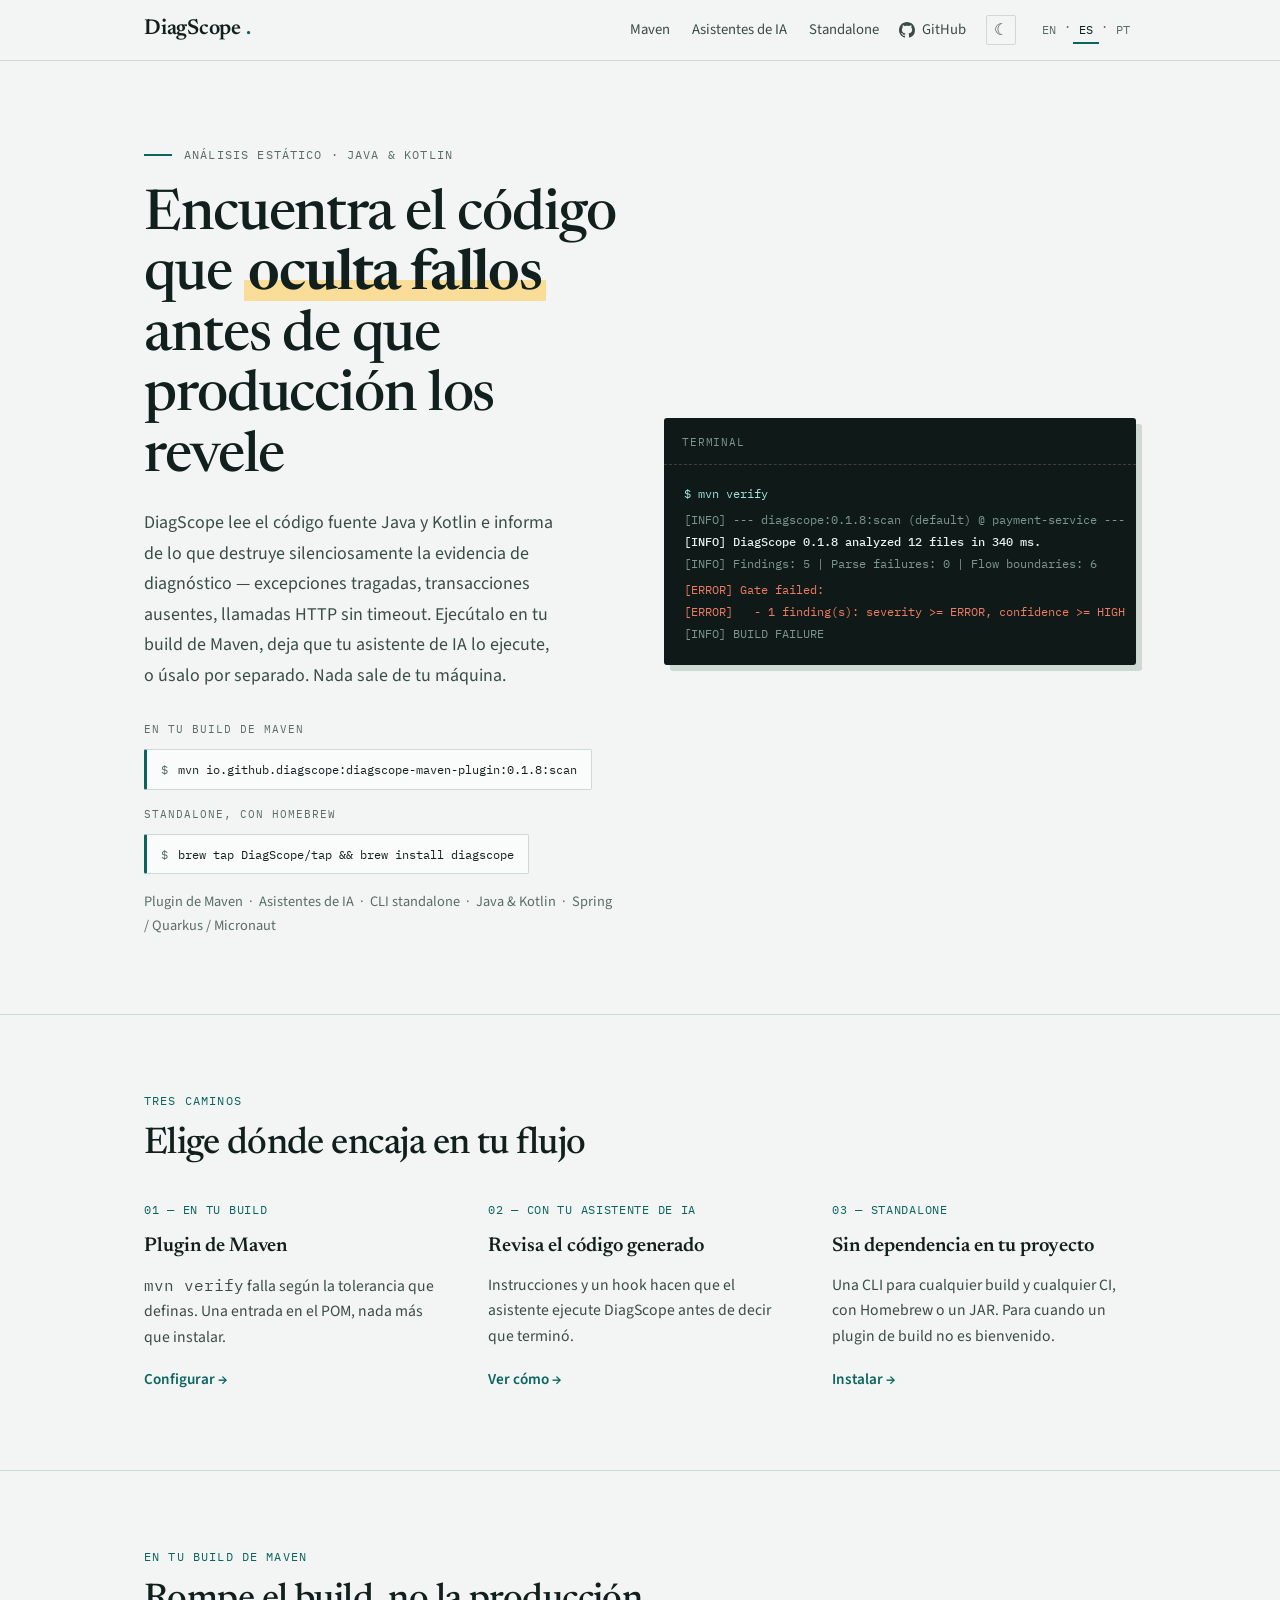
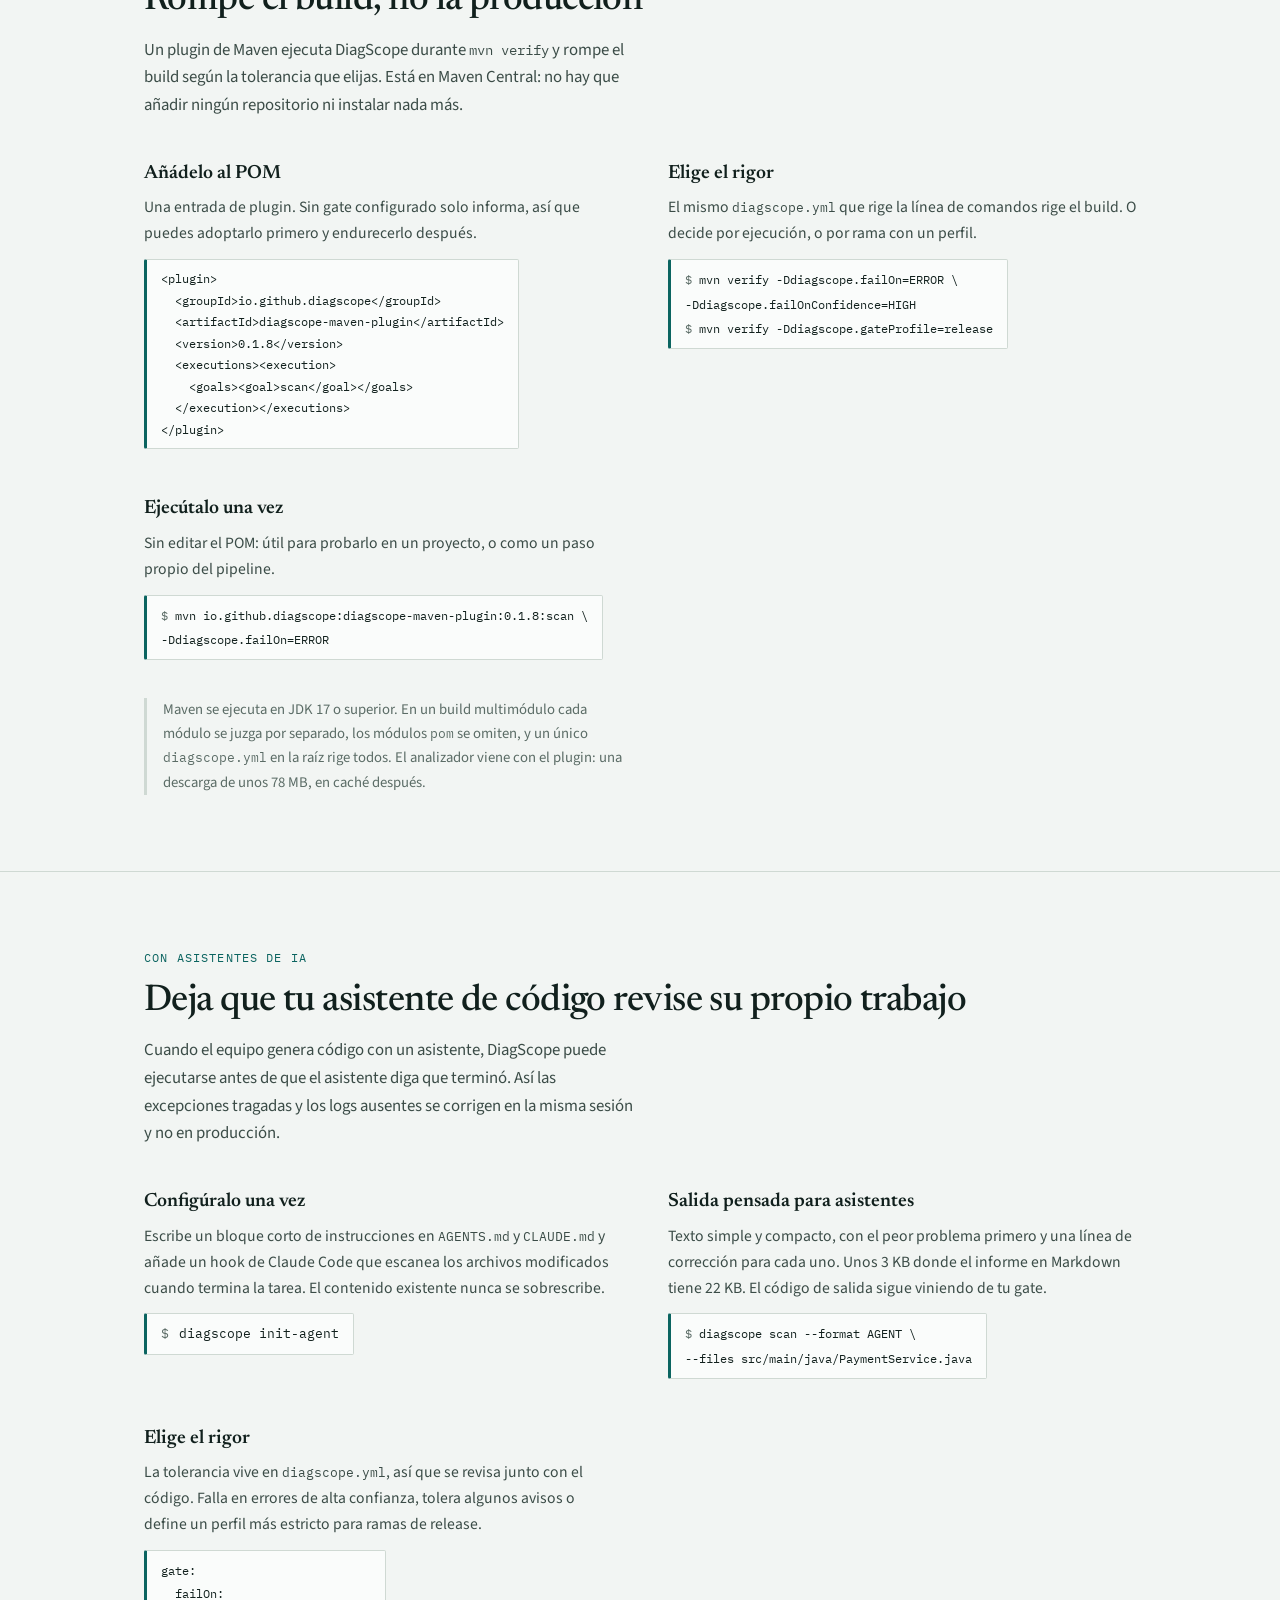
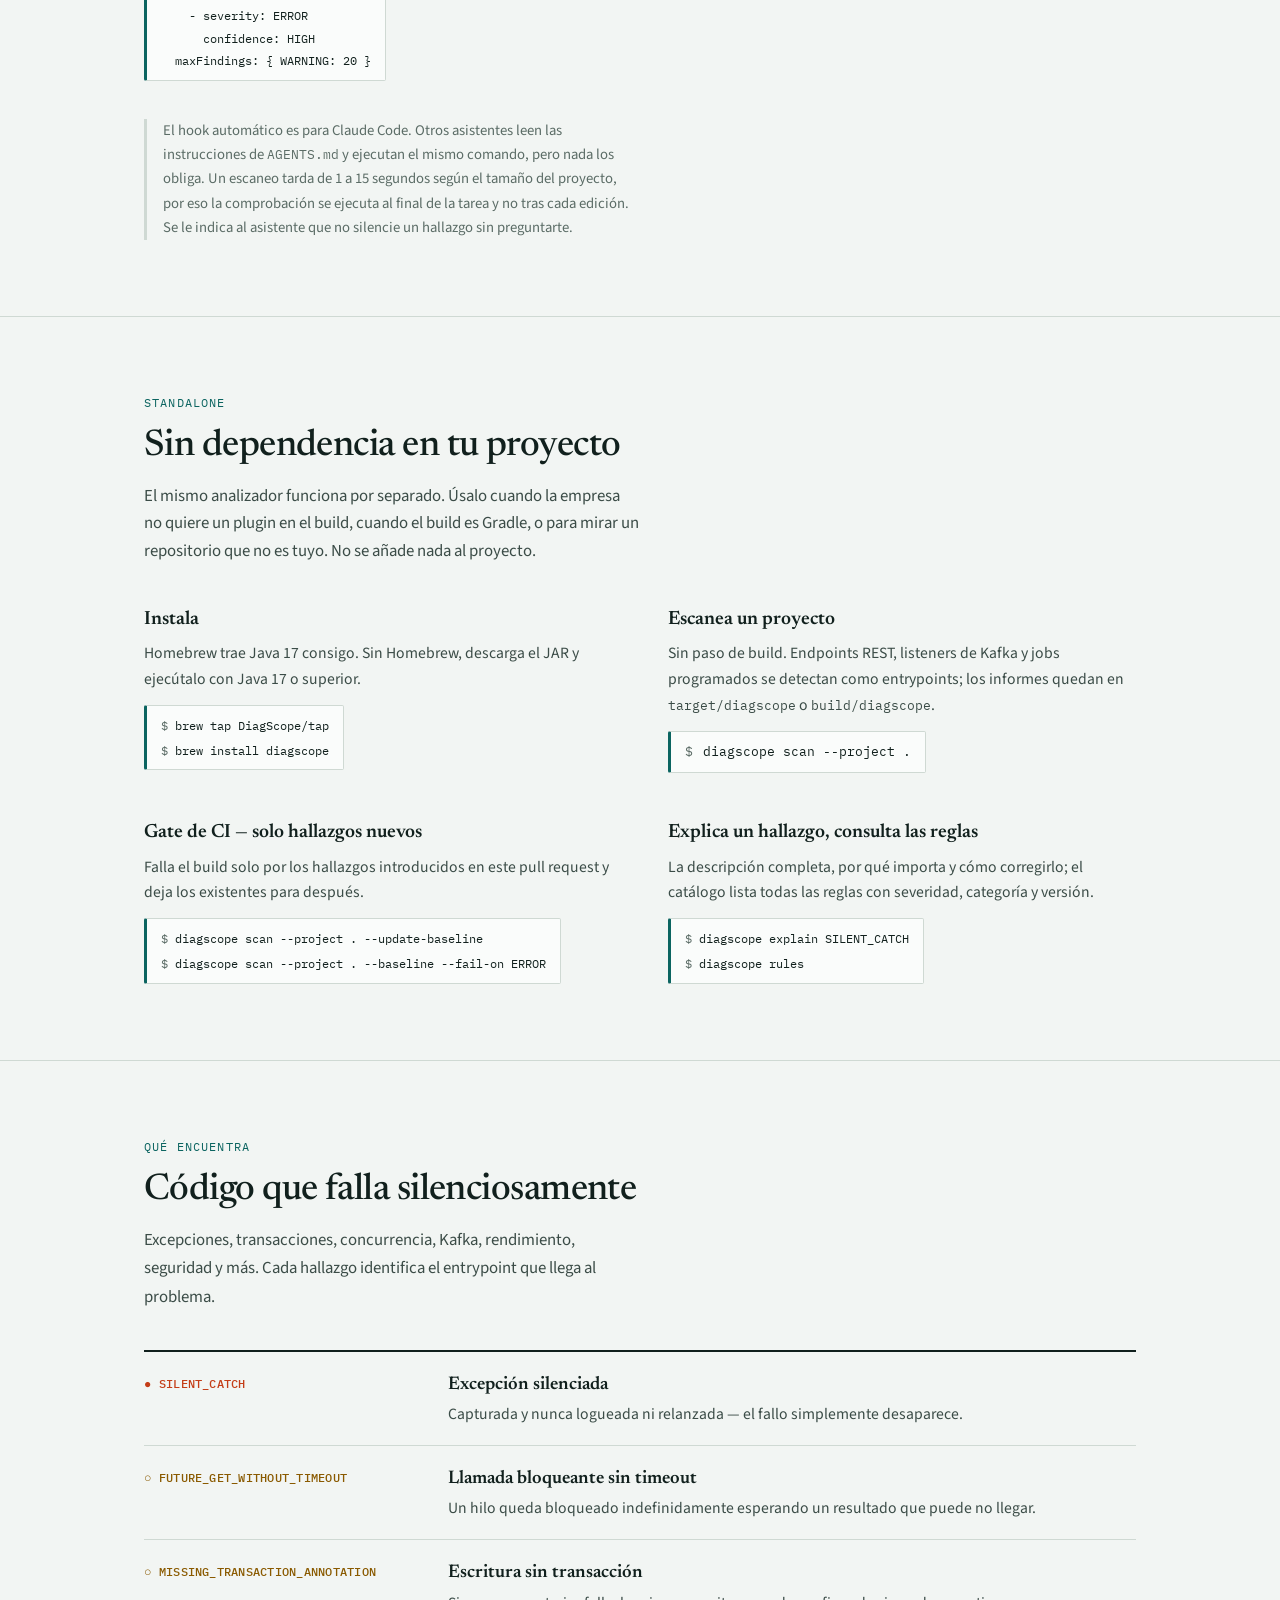
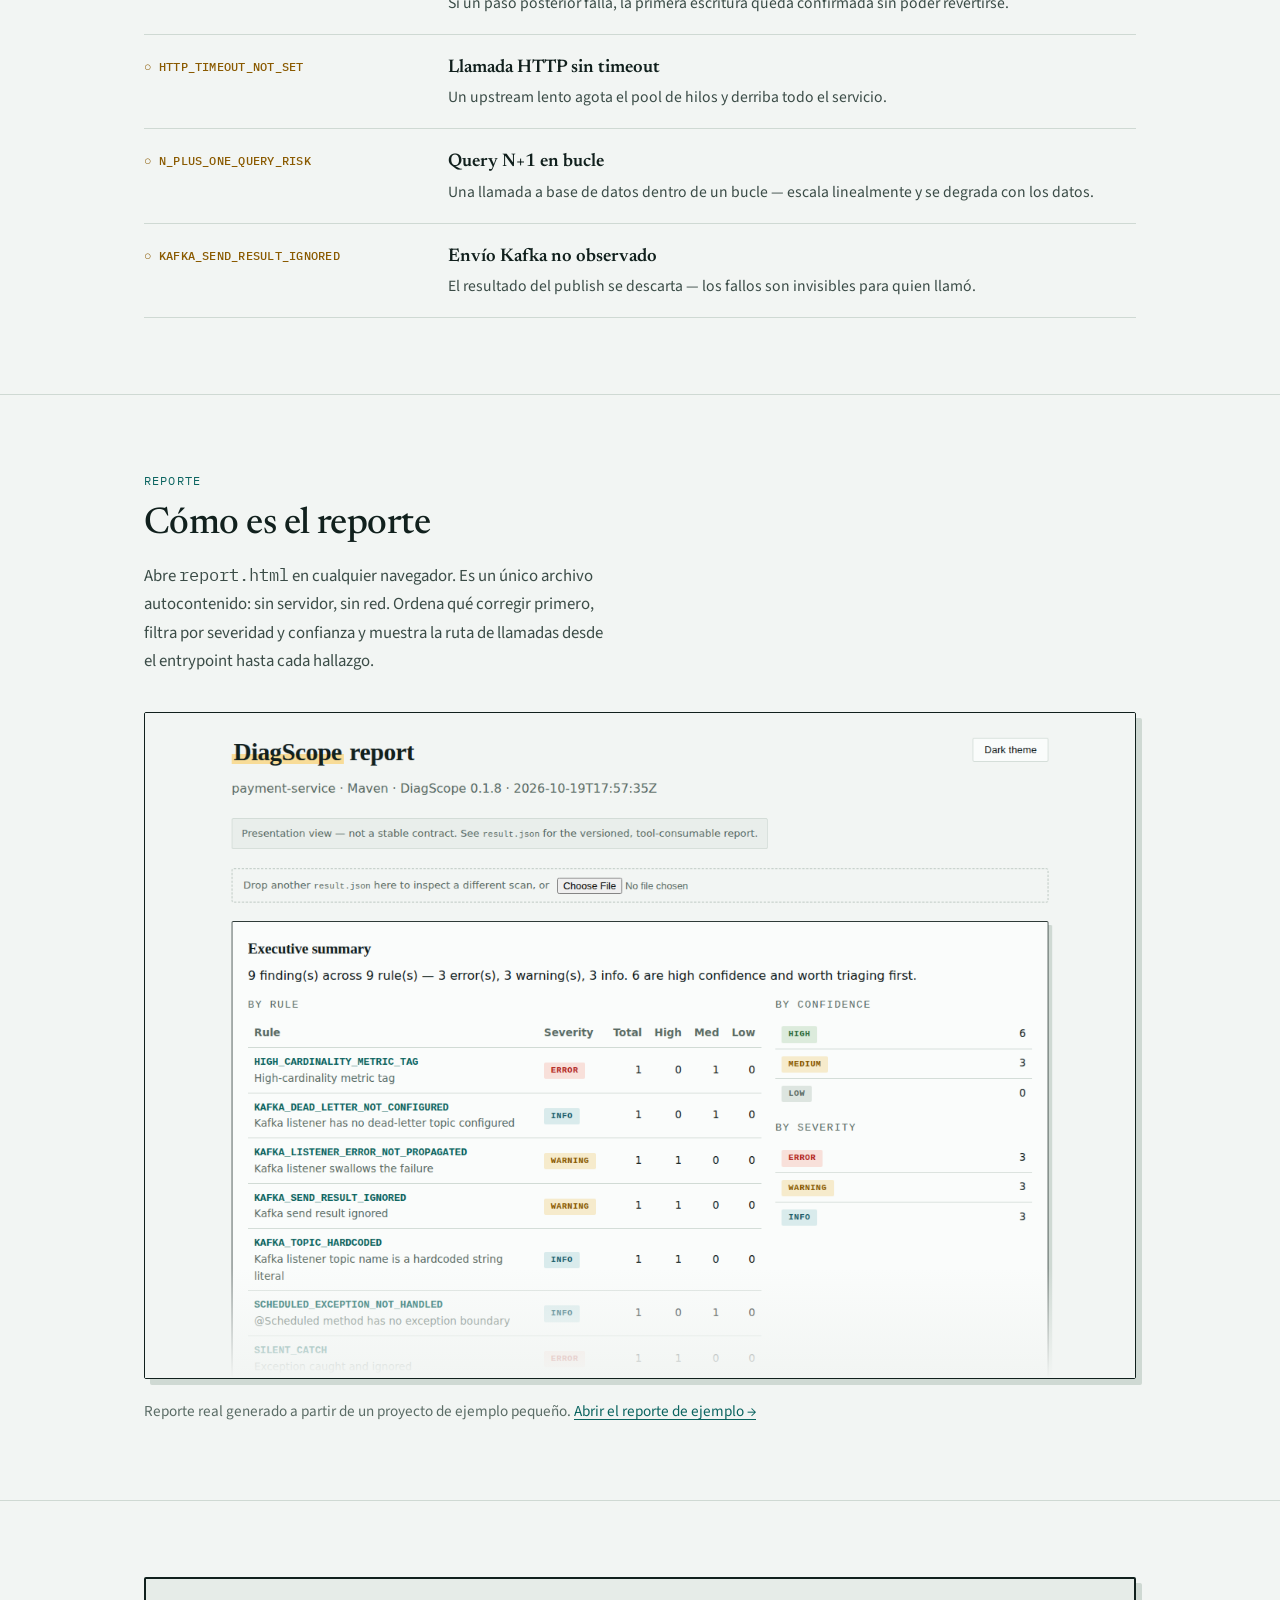
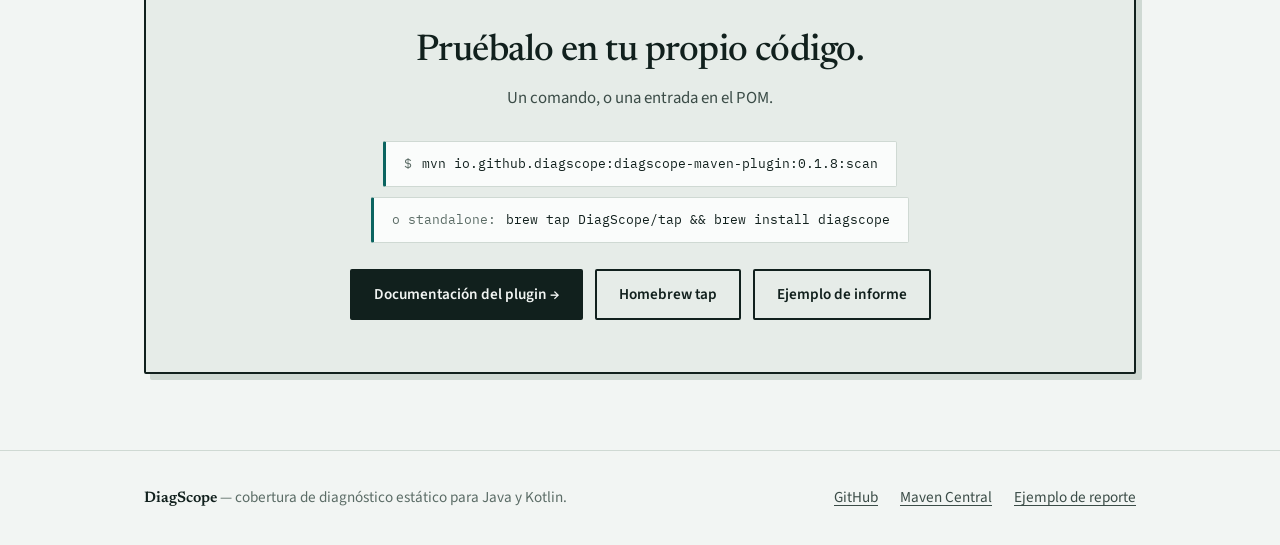
<file: index-es.html>
<!DOCTYPE html>
<html lang="es">
<head>
<meta charset="UTF-8">
<meta name="viewport" content="width=device-width, initial-scale=1.0">
<title>DiagScope — Análisis estático para Java y Kotlin</title>
<meta name="description" content="DiagScope encuentra código que destruye silenciosamente la evidencia de diagnóstico en Java y Kotlin: excepciones tragadas, transacciones ausentes, llamadas HTTP sin timeout. Úsalo en tu build de Maven, con tu asistente de IA o por separado.">
<link rel="preconnect" href="https://fonts.googleapis.com">
<link rel="preconnect" href="https://fonts.gstatic.com" crossorigin>
<link href="https://fonts.googleapis.com/css2?family=IBM+Plex+Mono:wght@400;500&family=Newsreader:ital,opsz,wght@0,6..72,400;0,6..72,500;0,6..72,600;1,6..72,400&family=Source+Sans+3:wght@400;500;600&display=swap" rel="stylesheet">
<link rel="stylesheet" href="assets/site.css">
<script>
// Light is the default. Dark is applied only when the visitor chose it with the button; the choice is remembered.
try { if (localStorage.getItem('diagscope-theme') === 'dark') document.documentElement.setAttribute('data-theme', 'dark'); } catch (e) {}
</script>
<meta name="theme-color" content="#f2f5f3">
</head>
<body>

<nav>
  <div class="wrap">
    <a href="#" class="logo">
            DiagScope
    </a>
    <div class="nav-right">
      <div class="nav-links"><a href="#maven">Maven</a><a href="#ai">Asistentes de IA</a><a href="#standalone">Standalone</a></div>
      
      <a href="https://github.com/DiagScope/homebrew-tap" class="nav-gh" target="_blank" rel="noopener">
        <svg viewBox="0 0 16 16"><path d="M8 0C3.58 0 0 3.58 0 8c0 3.54 2.29 6.53 5.47 7.59.4.07.55-.17.55-.38 0-.19-.01-.82-.01-1.49-2.01.37-2.53-.49-2.69-.94-.09-.23-.48-.94-.82-1.13-.28-.15-.68-.52-.01-.53.63-.01 1.08.58 1.23.82.72 1.21 1.87.87 2.33.66.07-.52.28-.87.51-1.07-1.78-.2-3.64-.89-3.64-3.95 0-.87.31-1.59.82-2.15-.08-.2-.36-1.02.08-2.12 0 0 .67-.21 2.2.82.64-.18 1.32-.27 2-.27.68 0 1.36.09 2 .27 1.53-1.04 2.2-.82 2.2-.82.44 1.1.16 1.92.08 2.12.51.56.82 1.27.82 2.15 0 3.07-1.87 3.75-3.65 3.95.29.25.54.73.54 1.48 0 1.07-.01 1.93-.01 2.2 0 .21.15.46.55.38A8.013 8.013 0 0016 8c0-4.42-3.58-8-8-8z"/></svg>
        GitHub
      </a>
      <button type="button" class="theme-toggle" data-to-dark="Cambiar al tema oscuro" data-to-light="Cambiar al tema claro" aria-label="Cambiar al tema oscuro"></button>
      <div class="lang-sw">
        <a href="index.html">EN</a>·<a href="index-es.html" class="on">ES</a>·<a href="index-pt.html">PT</a>
      </div>
    </div>
  </div>
</nav>

<header class="hero">
  <div class="wrap hero-grid">
    <div>
      <span class="badge">Análisis estático · Java &amp; Kotlin</span>
      <h1>Encuentra el código que <em>oculta fallos</em> antes de que producción los revele</h1>
      <p class="hero-sub">DiagScope lee el código fuente Java y Kotlin e informa de lo que destruye silenciosamente la evidencia de diagnóstico — excepciones tragadas, transacciones ausentes, llamadas HTTP sin timeout. Ejecútalo en tu build de Maven, deja que tu asistente de IA lo ejecute, o úsalo por separado. Nada sale de tu máquina.</p>
      <div class="hero-cmds">
        <span class="cmd-cap">En tu build de Maven</span>
        <div class="cmd"><span class="pr">$</span> <span class="g">mvn io.github.diagscope:diagscope-maven-plugin:0.1.8:scan</span></div>
        <span class="cmd-cap">Standalone, con Homebrew</span>
        <div class="cmd"><span class="pr">$</span> <span class="g">brew tap DiagScope/tap &amp;&amp; brew install diagscope</span></div>
      </div>
      <p class="hero-note">Plugin de Maven &nbsp;·&nbsp; Asistentes de IA &nbsp;·&nbsp; CLI standalone &nbsp;·&nbsp; Java &amp; Kotlin &nbsp;·&nbsp; Spring / Quarkus / Micronaut</p>
    </div>

    <div class="term" aria-label="Ejemplo de salida de un build de Maven">
      <div class="term-bar">
        <span class="term-label">terminal</span>
      </div>
      <div class="term-body">
        <span class="tl tl-cmd">$ mvn verify</span>
        <span class="tl tl-gap"></span>
        <span class="tl tl-dim">[INFO] --- diagscope:0.1.8:scan (default) @ payment-service ---</span>
        <span class="tl tl-brand">[INFO] DiagScope 0.1.8 analyzed 12 files in 340 ms.</span>
        <span class="tl tl-dim">[INFO] Findings: 5 | Parse failures: 0 | Flow boundaries: 6</span>
        <span class="tl tl-gap"></span>
        <span class="tl tl-err">[ERROR] Gate failed:</span>
        <span class="tl tl-err">[ERROR]   - 1 finding(s): severity &gt;= ERROR, confidence &gt;= HIGH</span>
        <span class="tl tl-fin">[INFO] BUILD FAILURE</span>
      </div>
    </div>
  </div>
</header>

<section class="ways" id="ways">
  <div class="wrap">
    <span class="sec-label">Tres caminos</span>
    <h2>Elige dónde encaja en tu flujo</h2>
    <div class="steps">
      <div class="step">
        <span class="step-n">01 — En tu build</span>
        <h3>Plugin de Maven</h3>
        <p><code>mvn verify</code> falla según la tolerancia que definas. Una entrada en el POM, nada más que instalar.</p>
        <a class="more" href="#maven">Configurar →</a>
      </div>
      <div class="step">
        <span class="step-n">02 — Con tu asistente de IA</span>
        <h3>Revisa el código generado</h3>
        <p>Instrucciones y un hook hacen que el asistente ejecute DiagScope antes de decir que terminó.</p>
        <a class="more" href="#ai">Ver cómo →</a>
      </div>
      <div class="step">
        <span class="step-n">03 — Standalone</span>
        <h3>Sin dependencia en tu proyecto</h3>
        <p>Una CLI para cualquier build y cualquier CI, con Homebrew o un JAR. Para cuando un plugin de build no es bienvenido.</p>
        <a class="more" href="#standalone">Instalar →</a>
      </div>
    </div>
  </div>
</section>

<section class="use maven" id="maven">
  <div class="wrap">
    <span class="sec-label">En tu build de Maven</span>
    <h2>Rompe el build, no la producción</h2>
    <p class="ai-intro">Un plugin de Maven ejecuta DiagScope durante <code>mvn verify</code> y rompe el build según la tolerancia que elijas. Está en Maven Central: no hay que añadir ningún repositorio ni instalar nada más.</p>
    <div class="use-grid">
      <div class="use-item">
        <h3>Añádelo al POM</h3>
        <p>Una entrada de plugin. Sin gate configurado solo informa, así que puedes adoptarlo primero y endurecerlo después.</p>
        <div class="cmd" style="flex-direction:column;align-items:flex-start;gap:2px;font-size:.74rem;">
          <span class="g" style="white-space:pre">&lt;plugin&gt;</span>
          <span class="g" style="white-space:pre">  &lt;groupId&gt;io.github.diagscope&lt;/groupId&gt;</span>
          <span class="g" style="white-space:pre">  &lt;artifactId&gt;diagscope-maven-plugin&lt;/artifactId&gt;</span>
          <span class="g" style="white-space:pre">  &lt;version&gt;0.1.8&lt;/version&gt;</span>
          <span class="g" style="white-space:pre">  &lt;executions&gt;&lt;execution&gt;</span>
          <span class="g" style="white-space:pre">    &lt;goals&gt;&lt;goal&gt;scan&lt;/goal&gt;&lt;/goals&gt;</span>
          <span class="g" style="white-space:pre">  &lt;/execution&gt;&lt;/executions&gt;</span>
          <span class="g" style="white-space:pre">&lt;/plugin&gt;</span>
        </div>
      </div>
      <div class="use-item">
        <h3>Elige el rigor</h3>
        <p>El mismo <code>diagscope.yml</code> que rige la línea de comandos rige el build. O decide por ejecución, o por rama con un perfil.</p>
        <div class="cmd" style="flex-direction:column;align-items:flex-start;gap:4px;font-size:.78rem;">
          <span><span class="pr">$</span> <span class="g">mvn verify -Ddiagscope.failOn=ERROR \</span></span>
          <span><span class="g">    -Ddiagscope.failOnConfidence=HIGH</span></span>
          <span><span class="pr">$</span> <span class="g">mvn verify -Ddiagscope.gateProfile=release</span></span>
        </div>
      </div>
      <div class="use-item">
        <h3>Ejecútalo una vez</h3>
        <p>Sin editar el POM: útil para probarlo en un proyecto, o como un paso propio del pipeline.</p>
        <div class="cmd" style="flex-direction:column;align-items:flex-start;gap:4px;font-size:.78rem;">
          <span><span class="pr">$</span> <span class="g">mvn io.github.diagscope:diagscope-maven-plugin:0.1.8:scan \</span></span>
          <span><span class="g">    -Ddiagscope.failOn=ERROR</span></span>
        </div>
      </div>
    </div>
    <p class="ai-note">Maven se ejecuta en JDK 17 o superior. En un build multimódulo cada módulo se juzga por separado, los módulos <code>pom</code> se omiten, y un único <code>diagscope.yml</code> en la raíz rige todos. El analizador viene con el plugin: una descarga de unos 78 MB, en caché después.</p>
  </div>
</section>

<section class="use ai" id="ai">
  <div class="wrap">
    <span class="sec-label">Con asistentes de IA</span>
    <h2>Deja que tu asistente de código revise su propio trabajo</h2>
    <p class="ai-intro">Cuando el equipo genera código con un asistente, DiagScope puede ejecutarse antes de que el asistente diga que terminó. Así las excepciones tragadas y los logs ausentes se corrigen en la misma sesión y no en producción.</p>
    <div class="use-grid">
      <div class="use-item">
        <h3>Configúralo una vez</h3>
        <p>Escribe un bloque corto de instrucciones en <code>AGENTS.md</code> y <code>CLAUDE.md</code> y añade un hook de Claude Code que escanea los archivos modificados cuando termina la tarea. El contenido existente nunca se sobrescribe.</p>
        <div class="cmd"><span class="pr">$</span> <span class="g">diagscope init-agent</span></div>
      </div>
      <div class="use-item">
        <h3>Salida pensada para asistentes</h3>
        <p>Texto simple y compacto, con el peor problema primero y una línea de corrección para cada uno. Unos 3 KB donde el informe en Markdown tiene 22 KB. El código de salida sigue viniendo de tu gate.</p>
        <div class="cmd" style="flex-direction:column;align-items:flex-start;gap:4px;font-size:.78rem;">
          <span><span class="pr">$</span> <span class="g">diagscope scan --format AGENT \</span></span>
          <span><span class="g">    --files src/main/java/PaymentService.java</span></span>
        </div>
      </div>
      <div class="use-item">
        <h3>Elige el rigor</h3>
        <p>La tolerancia vive en <code>diagscope.yml</code>, así que se revisa junto con el código. Falla en errores de alta confianza, tolera algunos avisos o define un perfil más estricto para ramas de release.</p>
        <div class="cmd" style="flex-direction:column;align-items:flex-start;gap:2px;font-size:.78rem;">
          <span class="g" style="white-space:pre">gate:</span>
          <span class="g" style="white-space:pre">  failOn:</span>
          <span class="g" style="white-space:pre">    - severity: ERROR</span>
          <span class="g" style="white-space:pre">      confidence: HIGH</span>
          <span class="g" style="white-space:pre">  maxFindings: { WARNING: 20 }</span>
        </div>
      </div>
    </div>
    <p class="ai-note">El hook automático es para Claude Code. Otros asistentes leen las instrucciones de <code>AGENTS.md</code> y ejecutan el mismo comando, pero nada los obliga. Un escaneo tarda de 1 a 15 segundos según el tamaño del proyecto, por eso la comprobación se ejecuta al final de la tarea y no tras cada edición. Se le indica al asistente que no silencie un hallazgo sin preguntarte.</p>
  </div>
</section>

<section class="use standalone" id="standalone">
  <div class="wrap">
    <span class="sec-label">Standalone</span>
    <h2>Sin dependencia en tu proyecto</h2>
    <p class="ai-intro">El mismo analizador funciona por separado. Úsalo cuando la empresa no quiere un plugin en el build, cuando el build es Gradle, o para mirar un repositorio que no es tuyo. No se añade nada al proyecto.</p>
    <div class="use-grid">
      <div class="use-item">
        <h3>Instala</h3>
        <p>Homebrew trae Java 17 consigo. Sin Homebrew, descarga el JAR y ejecútalo con Java 17 o superior.</p>
        <div class="cmd" style="flex-direction:column;align-items:flex-start;gap:4px;font-size:.78rem;">
          <span><span class="pr">$</span> <span class="g">brew tap DiagScope/tap</span></span>
          <span><span class="pr">$</span> <span class="g">brew install diagscope</span></span>
        </div>
      </div>
      <div class="use-item">
        <h3>Escanea un proyecto</h3>
        <p>Sin paso de build. Endpoints REST, listeners de Kafka y jobs programados se detectan como entrypoints; los informes quedan en <code>target/diagscope</code> o <code>build/diagscope</code>.</p>
        <div class="cmd"><span class="pr">$</span> <span class="g">diagscope scan --project .</span></div>
      </div>
      <div class="use-item">
        <h3>Gate de CI — solo hallazgos nuevos</h3>
        <p>Falla el build solo por los hallazgos introducidos en este pull request y deja los existentes para después.</p>
        <div class="cmd" style="flex-direction:column;align-items:flex-start;gap:4px;font-size:.78rem;">
          <span><span class="pr">$</span> <span class="g">diagscope scan --project . --update-baseline</span></span>
          <span><span class="pr">$</span> <span class="g">diagscope scan --project . --baseline --fail-on ERROR</span></span>
        </div>
      </div>
      <div class="use-item">
        <h3>Explica un hallazgo, consulta las reglas</h3>
        <p>La descripción completa, por qué importa y cómo corregirlo; el catálogo lista todas las reglas con severidad, categoría y versión.</p>
        <div class="cmd" style="flex-direction:column;align-items:flex-start;gap:4px;font-size:.78rem;">
          <span><span class="pr">$</span> <span class="g">diagscope explain SILENT_CATCH</span></span>
          <span><span class="pr">$</span> <span class="g">diagscope rules</span></span>
        </div>
      </div>
    </div>
  </div>
</section>

<section class="what">
  <div class="wrap">
    <span class="sec-label">Qué encuentra</span>
    <h2>Código que falla silenciosamente</h2>
    <p class="what-sub">Excepciones, transacciones, concurrencia, Kafka, rendimiento, seguridad y más. Cada hallazgo identifica el entrypoint que llega al problema.</p>
    <div class="findings">
      <div class="finding">
        <span class="finding-id f-err">SILENT_CATCH</span>
        <h3>Excepción silenciada</h3>
        <p>Capturada y nunca logueada ni relanzada — el fallo simplemente desaparece.</p>
      </div>
      <div class="finding">
        <span class="finding-id f-warn">FUTURE_GET_WITHOUT_TIMEOUT</span>
        <h3>Llamada bloqueante sin timeout</h3>
        <p>Un hilo queda bloqueado indefinidamente esperando un resultado que puede no llegar.</p>
      </div>
      <div class="finding">
        <span class="finding-id f-warn">MISSING_TRANSACTION_ANNOTATION</span>
        <h3>Escritura sin transacción</h3>
        <p>Si un paso posterior falla, la primera escritura queda confirmada sin poder revertirse.</p>
      </div>
      <div class="finding">
        <span class="finding-id f-warn">HTTP_TIMEOUT_NOT_SET</span>
        <h3>Llamada HTTP sin timeout</h3>
        <p>Un upstream lento agota el pool de hilos y derriba todo el servicio.</p>
      </div>
      <div class="finding">
        <span class="finding-id f-warn">N_PLUS_ONE_QUERY_RISK</span>
        <h3>Query N+1 en bucle</h3>
        <p>Una llamada a base de datos dentro de un bucle — escala linealmente y se degrada con los datos.</p>
      </div>
      <div class="finding">
        <span class="finding-id f-warn">KAFKA_SEND_RESULT_IGNORED</span>
        <h3>Envío Kafka no observado</h3>
        <p>El resultado del publish se descarta — los fallos son invisibles para quien llamó.</p>
      </div>
    </div>
  </div>
</section>

<section class="preview" id="report">
  <div class="wrap">
    <span class="sec-label">Reporte</span>
    <h2>Cómo es el reporte</h2>
    <p class="sub">Abre <code>report.html</code> en cualquier navegador. Es un único archivo autocontenido: sin servidor, sin red. Ordena qué corregir primero, filtra por severidad y confianza y muestra la ruta de llamadas desde el entrypoint hasta cada hallazgo.</p>
    <figure>
      <a class="shot" href="example-report.html" aria-label="Abrir el reporte de ejemplo">
        <img src="assets/report-preview.png" width="1360" height="2600" loading="lazy" alt="Reporte HTML de DiagScope: resumen ejecutivo por regla, severidad y confianza, lista "Fix these first" ordenada y hallazgos con archivo, línea y el flujo que llega a ellos">
      </a>
      <figcaption>Reporte real generado a partir de un proyecto de ejemplo pequeño. <a href="example-report.html">Abrir el reporte de ejemplo →</a></figcaption>
    </figure>
  </div>
</section>

<section class="cta">
  <div class="wrap">
    <div class="cta-inner">
      <h2>Pruébalo en tu propio código.</h2>
      <p>Un comando, o una entrada en el POM.</p>
      <div class="brew-cmd">
        <span class="pr">$</span>
        <span class="g">mvn io.github.diagscope:diagscope-maven-plugin:0.1.8:scan</span>
      </div>
      <div class="brew-cmd brew-alt">
        <span class="pr">o standalone:</span>
        <span class="g">brew tap DiagScope/tap &amp;&amp; brew install diagscope</span>
      </div>
      <div class="cta-btns">
        <a href="https://github.com/DiagScope/diagscope/blob/main/docs/MAVEN_PLUGIN.md" class="btn btn-white" target="_blank" rel="noopener">Documentación del plugin →</a>
        <a href="https://github.com/DiagScope/homebrew-tap" class="btn btn-ghost" target="_blank" rel="noopener">Homebrew tap</a>
        <a href="example-report.html" class="btn btn-ghost">Ejemplo de informe</a>
      </div>
    </div>
  </div>
</section>

<footer>
  <div class="wrap foot">
    <span class="foot-brand"><strong>DiagScope</strong> — cobertura de diagnóstico estático para Java y Kotlin.</span>
    <div class="foot-links">
      <a href="https://github.com/DiagScope/homebrew-tap" target="_blank" rel="noopener">GitHub</a>
      <a href="https://repo1.maven.org/maven2/io/github/diagscope/" target="_blank" rel="noopener">Maven Central</a>
      <a href="example-report.html">Ejemplo de reporte</a>
    </div>
  </div>
</footer>

<script>
(function () {
  var button = document.querySelector('.theme-toggle');
  if (!button) return;
  var labels = { light: button.getAttribute('data-to-dark'), dark: button.getAttribute('data-to-light') };
  function show() {
    var dark = document.documentElement.getAttribute('data-theme') === 'dark';
    button.setAttribute('aria-label', dark ? labels.dark : labels.light);
    button.setAttribute('title', dark ? labels.dark : labels.light);
  }
  button.addEventListener('click', function () {
    var dark = document.documentElement.getAttribute('data-theme') === 'dark';
    if (dark) document.documentElement.removeAttribute('data-theme'); else document.documentElement.setAttribute('data-theme', 'dark');
    try { localStorage.setItem('diagscope-theme', dark ? 'light' : 'dark'); } catch (e) {}
    show();
  });
  show();
})();
</script>
</body>
</html>
</file>
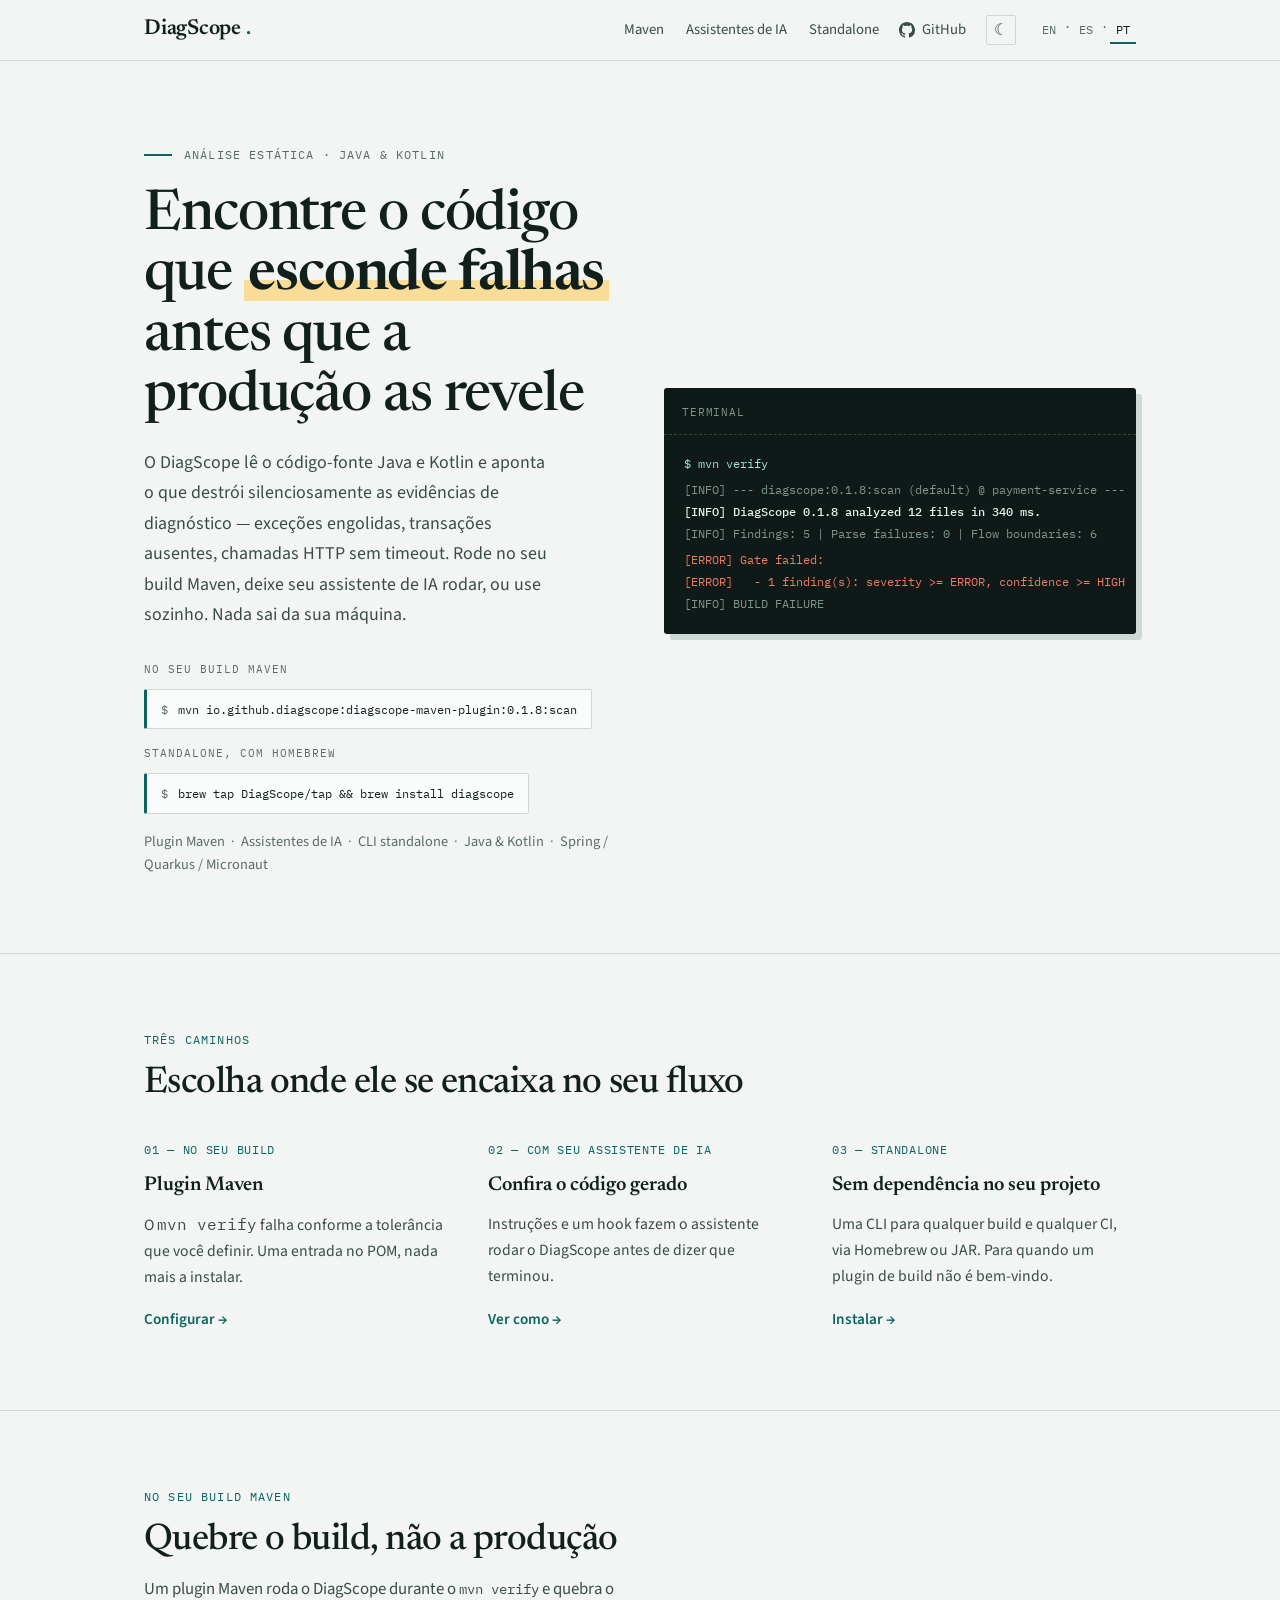
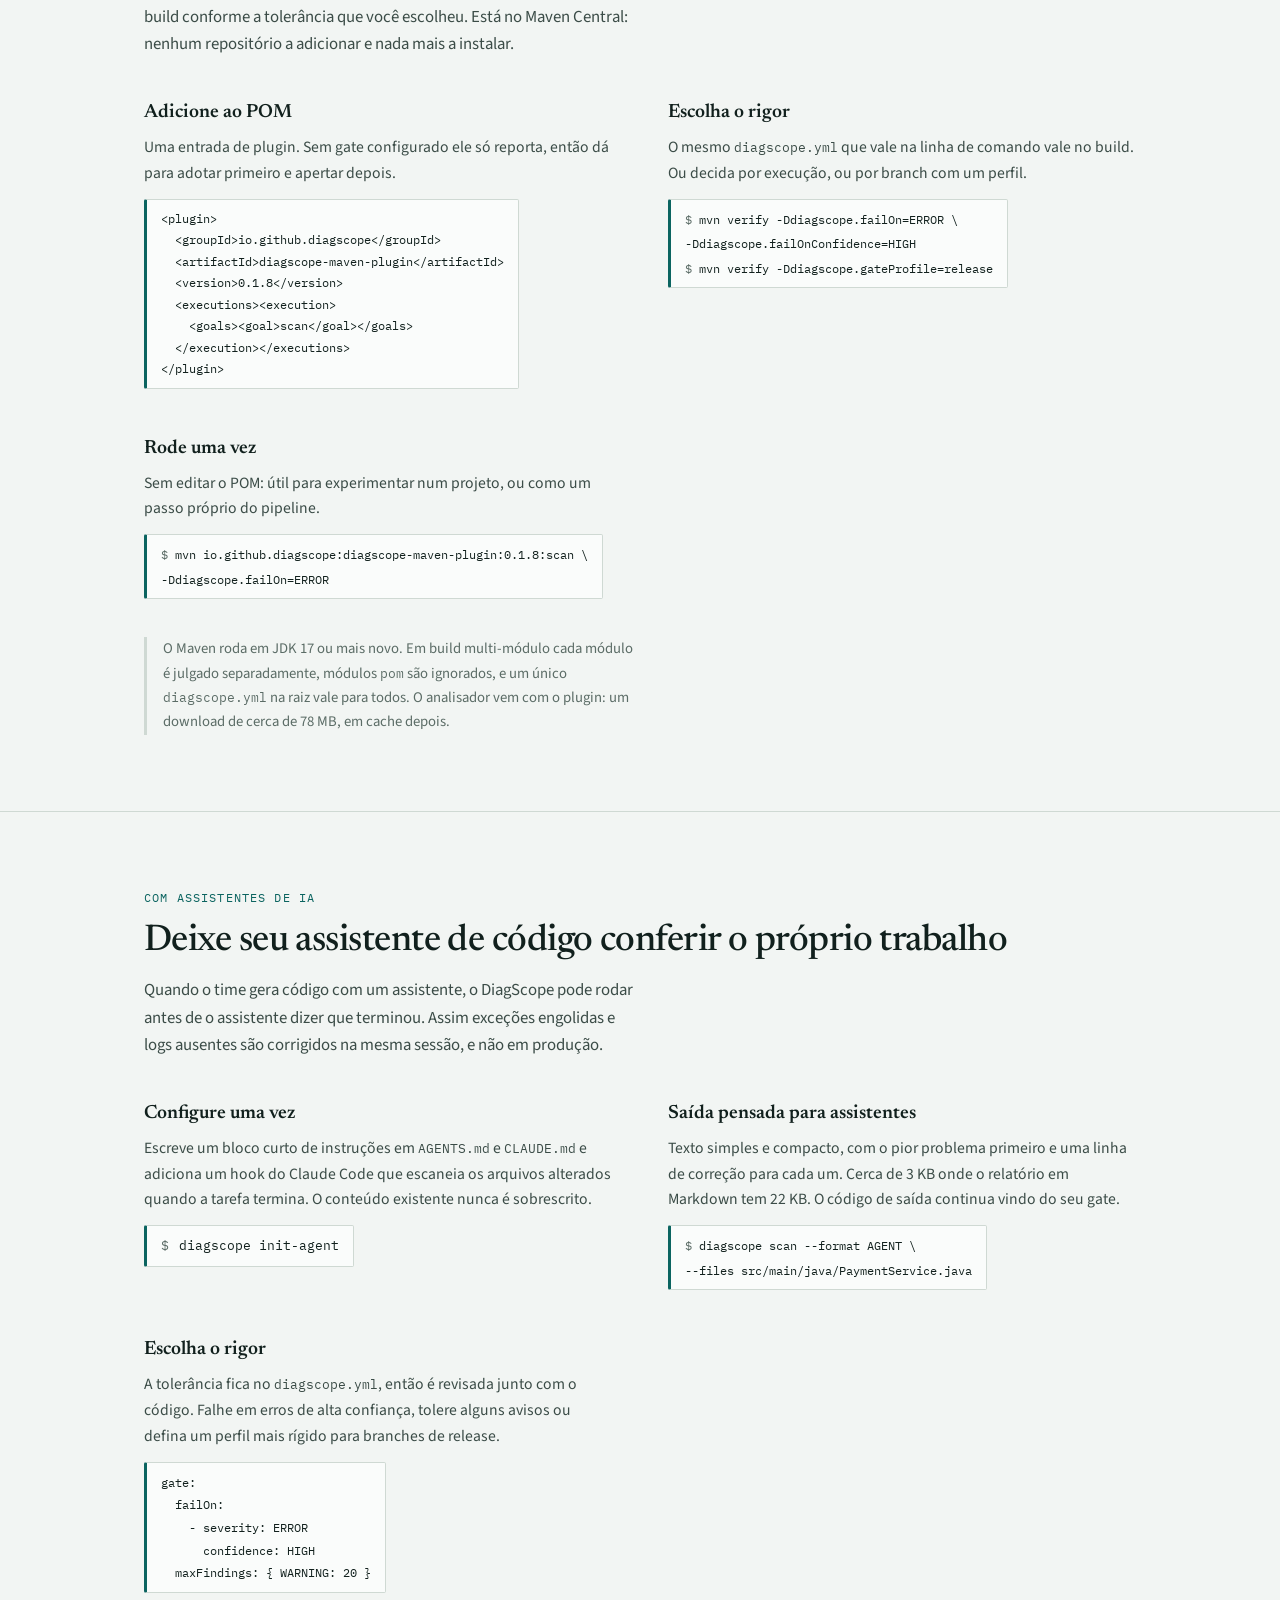
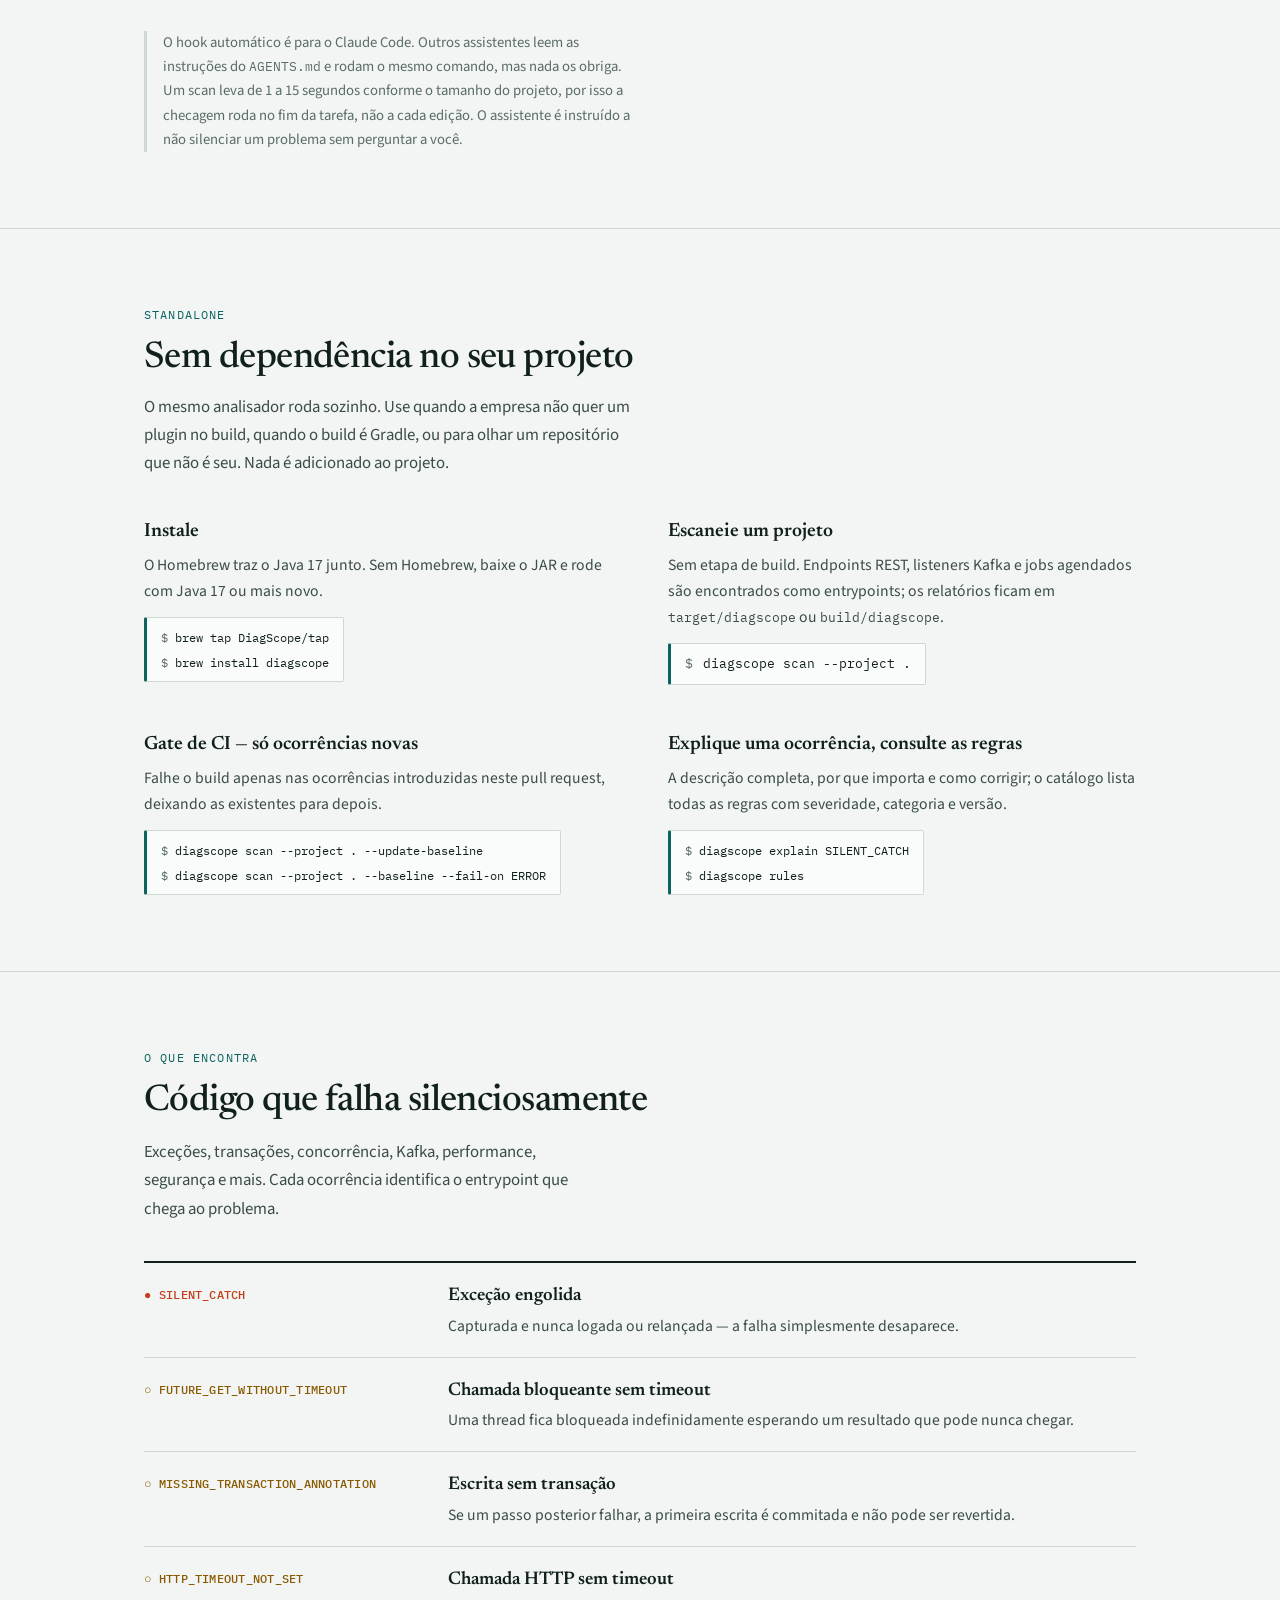
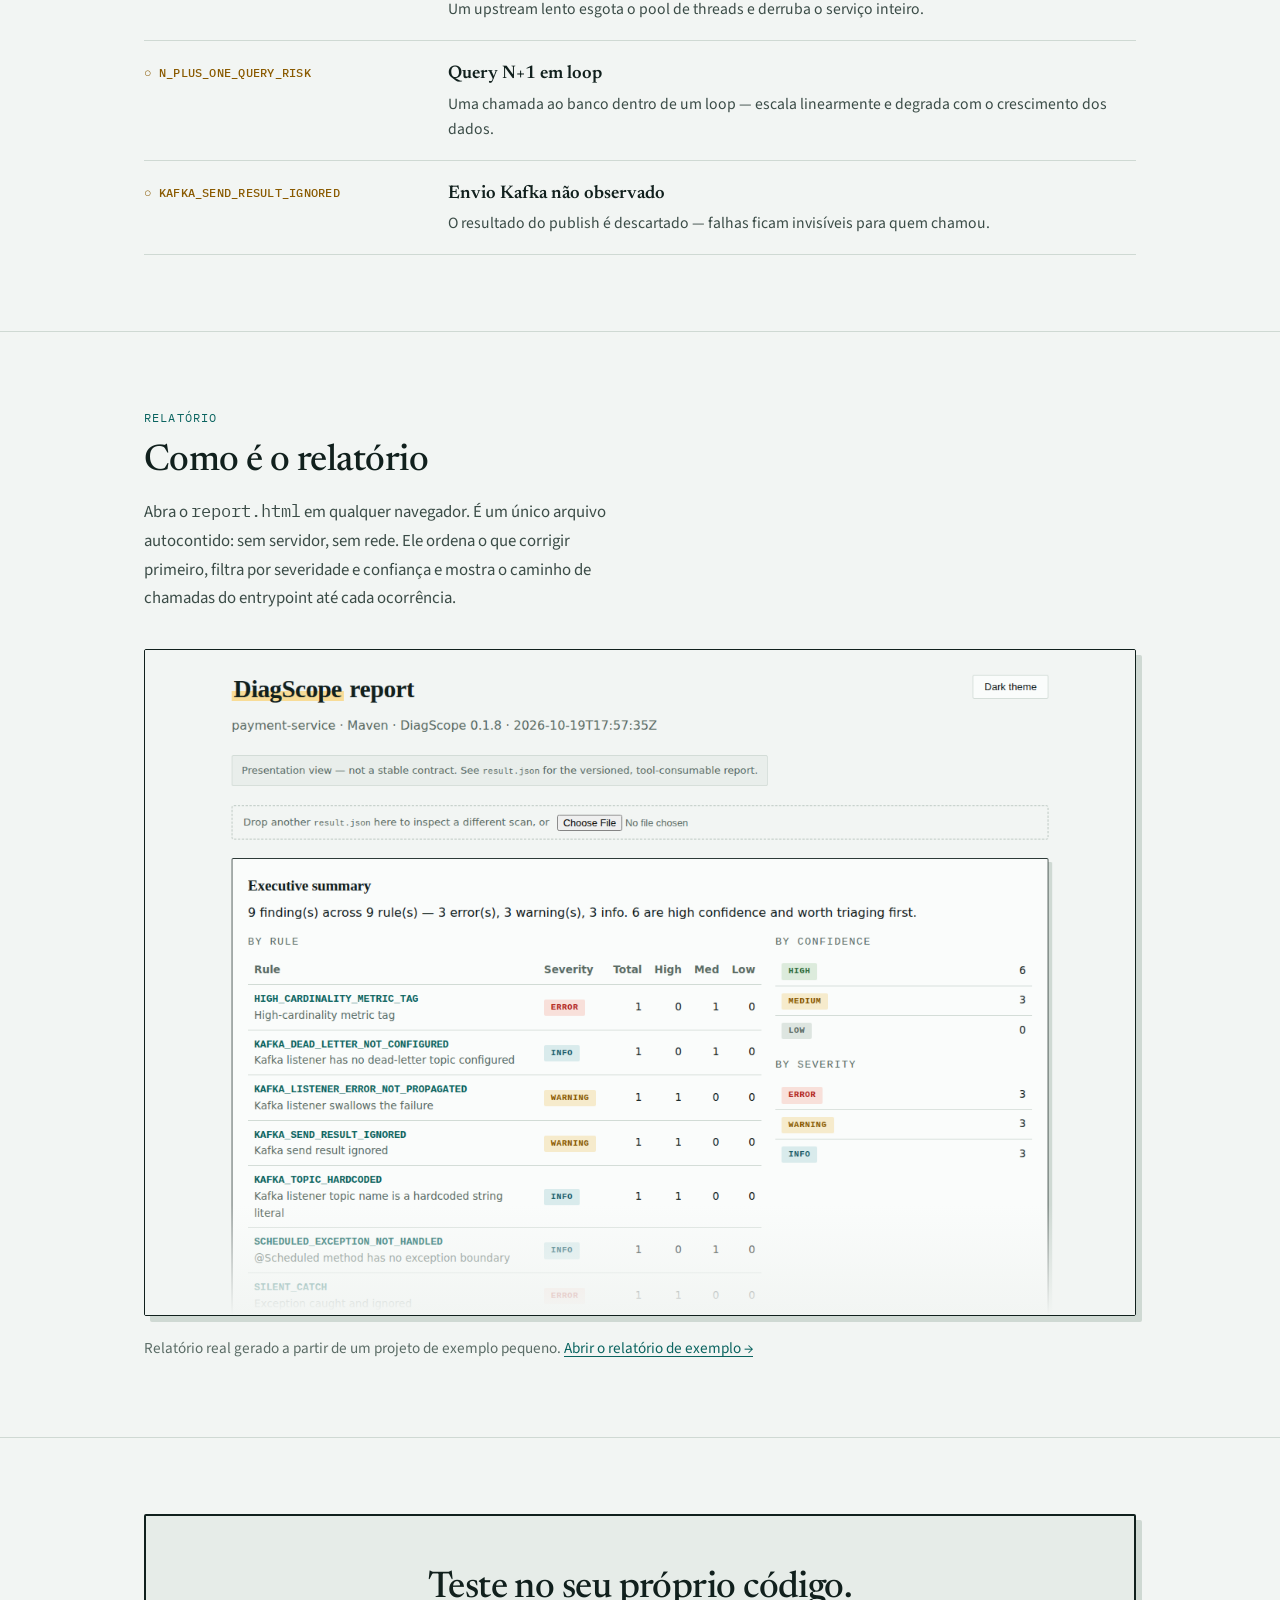
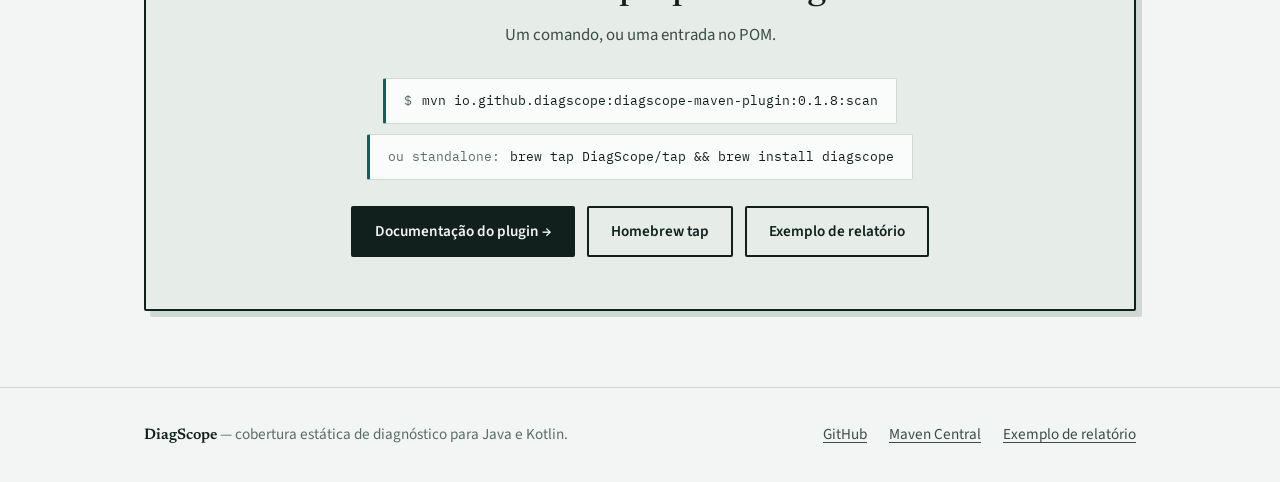
<file: index-pt.html>
<!DOCTYPE html>
<html lang="pt-BR">
<head>
<meta charset="UTF-8">
<meta name="viewport" content="width=device-width, initial-scale=1.0">
<title>DiagScope — Análise estática para Java e Kotlin</title>
<meta name="description" content="O DiagScope encontra código que destrói silenciosamente a evidência de diagnóstico em Java e Kotlin: exceções engolidas, transações ausentes, chamadas HTTP sem timeout. Use no build Maven, com seu assistente de IA ou sozinho.">
<link rel="preconnect" href="https://fonts.googleapis.com">
<link rel="preconnect" href="https://fonts.gstatic.com" crossorigin>
<link href="https://fonts.googleapis.com/css2?family=IBM+Plex+Mono:wght@400;500&family=Newsreader:ital,opsz,wght@0,6..72,400;0,6..72,500;0,6..72,600;1,6..72,400&family=Source+Sans+3:wght@400;500;600&display=swap" rel="stylesheet">
<link rel="stylesheet" href="assets/site.css">
<script>
// Light is the default. Dark is applied only when the visitor chose it with the button; the choice is remembered.
try { if (localStorage.getItem('diagscope-theme') === 'dark') document.documentElement.setAttribute('data-theme', 'dark'); } catch (e) {}
</script>
<meta name="theme-color" content="#f2f5f3">
</head>
<body>

<nav>
  <div class="wrap">
    <a href="#" class="logo">
            DiagScope
    </a>
    <div class="nav-right">
      <div class="nav-links"><a href="#maven">Maven</a><a href="#ai">Assistentes de IA</a><a href="#standalone">Standalone</a></div>
      
      <a href="https://github.com/DiagScope/homebrew-tap" class="nav-gh" target="_blank" rel="noopener">
        <svg viewBox="0 0 16 16"><path d="M8 0C3.58 0 0 3.58 0 8c0 3.54 2.29 6.53 5.47 7.59.4.07.55-.17.55-.38 0-.19-.01-.82-.01-1.49-2.01.37-2.53-.49-2.69-.94-.09-.23-.48-.94-.82-1.13-.28-.15-.68-.52-.01-.53.63-.01 1.08.58 1.23.82.72 1.21 1.87.87 2.33.66.07-.52.28-.87.51-1.07-1.78-.2-3.64-.89-3.64-3.95 0-.87.31-1.59.82-2.15-.08-.2-.36-1.02.08-2.12 0 0 .67-.21 2.2.82.64-.18 1.32-.27 2-.27.68 0 1.36.09 2 .27 1.53-1.04 2.2-.82 2.2-.82.44 1.1.16 1.92.08 2.12.51.56.82 1.27.82 2.15 0 3.07-1.87 3.75-3.65 3.95.29.25.54.73.54 1.48 0 1.07-.01 1.93-.01 2.2 0 .21.15.46.55.38A8.013 8.013 0 0016 8c0-4.42-3.58-8-8-8z"/></svg>
        GitHub
      </a>
      <button type="button" class="theme-toggle" data-to-dark="Alternar para o tema escuro" data-to-light="Alternar para o tema claro" aria-label="Alternar para o tema escuro"></button>
      <div class="lang-sw">
        <a href="index.html">EN</a>·<a href="index-es.html">ES</a>·<a href="index-pt.html" class="on">PT</a>
      </div>
    </div>
  </div>
</nav>

<header class="hero">
  <div class="wrap hero-grid">
    <div>
      <span class="badge">Análise estática · Java &amp; Kotlin</span>
      <h1>Encontre o código que <em>esconde falhas</em> antes que a produção as revele</h1>
      <p class="hero-sub">O DiagScope lê o código-fonte Java e Kotlin e aponta o que destrói silenciosamente as evidências de diagnóstico — exceções engolidas, transações ausentes, chamadas HTTP sem timeout. Rode no seu build Maven, deixe seu assistente de IA rodar, ou use sozinho. Nada sai da sua máquina.</p>
      <div class="hero-cmds">
        <span class="cmd-cap">No seu build Maven</span>
        <div class="cmd"><span class="pr">$</span> <span class="g">mvn io.github.diagscope:diagscope-maven-plugin:0.1.8:scan</span></div>
        <span class="cmd-cap">Standalone, com Homebrew</span>
        <div class="cmd"><span class="pr">$</span> <span class="g">brew tap DiagScope/tap &amp;&amp; brew install diagscope</span></div>
      </div>
      <p class="hero-note">Plugin Maven &nbsp;·&nbsp; Assistentes de IA &nbsp;·&nbsp; CLI standalone &nbsp;·&nbsp; Java &amp; Kotlin &nbsp;·&nbsp; Spring / Quarkus / Micronaut</p>
    </div>

    <div class="term" aria-label="Exemplo de saída de um build Maven">
      <div class="term-bar">
        <span class="term-label">terminal</span>
      </div>
      <div class="term-body">
        <span class="tl tl-cmd">$ mvn verify</span>
        <span class="tl tl-gap"></span>
        <span class="tl tl-dim">[INFO] --- diagscope:0.1.8:scan (default) @ payment-service ---</span>
        <span class="tl tl-brand">[INFO] DiagScope 0.1.8 analyzed 12 files in 340 ms.</span>
        <span class="tl tl-dim">[INFO] Findings: 5 | Parse failures: 0 | Flow boundaries: 6</span>
        <span class="tl tl-gap"></span>
        <span class="tl tl-err">[ERROR] Gate failed:</span>
        <span class="tl tl-err">[ERROR]   - 1 finding(s): severity &gt;= ERROR, confidence &gt;= HIGH</span>
        <span class="tl tl-fin">[INFO] BUILD FAILURE</span>
      </div>
    </div>
  </div>
</header>

<section class="ways" id="ways">
  <div class="wrap">
    <span class="sec-label">Três caminhos</span>
    <h2>Escolha onde ele se encaixa no seu fluxo</h2>
    <div class="steps">
      <div class="step">
        <span class="step-n">01 — No seu build</span>
        <h3>Plugin Maven</h3>
        <p>O <code>mvn verify</code> falha conforme a tolerância que você definir. Uma entrada no POM, nada mais a instalar.</p>
        <a class="more" href="#maven">Configurar →</a>
      </div>
      <div class="step">
        <span class="step-n">02 — Com seu assistente de IA</span>
        <h3>Confira o código gerado</h3>
        <p>Instruções e um hook fazem o assistente rodar o DiagScope antes de dizer que terminou.</p>
        <a class="more" href="#ai">Ver como →</a>
      </div>
      <div class="step">
        <span class="step-n">03 — Standalone</span>
        <h3>Sem dependência no seu projeto</h3>
        <p>Uma CLI para qualquer build e qualquer CI, via Homebrew ou JAR. Para quando um plugin de build não é bem-vindo.</p>
        <a class="more" href="#standalone">Instalar →</a>
      </div>
    </div>
  </div>
</section>

<section class="use maven" id="maven">
  <div class="wrap">
    <span class="sec-label">No seu build Maven</span>
    <h2>Quebre o build, não a produção</h2>
    <p class="ai-intro">Um plugin Maven roda o DiagScope durante o <code>mvn verify</code> e quebra o build conforme a tolerância que você escolheu. Está no Maven Central: nenhum repositório a adicionar e nada mais a instalar.</p>
    <div class="use-grid">
      <div class="use-item">
        <h3>Adicione ao POM</h3>
        <p>Uma entrada de plugin. Sem gate configurado ele só reporta, então dá para adotar primeiro e apertar depois.</p>
        <div class="cmd" style="flex-direction:column;align-items:flex-start;gap:2px;font-size:.74rem;">
          <span class="g" style="white-space:pre">&lt;plugin&gt;</span>
          <span class="g" style="white-space:pre">  &lt;groupId&gt;io.github.diagscope&lt;/groupId&gt;</span>
          <span class="g" style="white-space:pre">  &lt;artifactId&gt;diagscope-maven-plugin&lt;/artifactId&gt;</span>
          <span class="g" style="white-space:pre">  &lt;version&gt;0.1.8&lt;/version&gt;</span>
          <span class="g" style="white-space:pre">  &lt;executions&gt;&lt;execution&gt;</span>
          <span class="g" style="white-space:pre">    &lt;goals&gt;&lt;goal&gt;scan&lt;/goal&gt;&lt;/goals&gt;</span>
          <span class="g" style="white-space:pre">  &lt;/execution&gt;&lt;/executions&gt;</span>
          <span class="g" style="white-space:pre">&lt;/plugin&gt;</span>
        </div>
      </div>
      <div class="use-item">
        <h3>Escolha o rigor</h3>
        <p>O mesmo <code>diagscope.yml</code> que vale na linha de comando vale no build. Ou decida por execução, ou por branch com um perfil.</p>
        <div class="cmd" style="flex-direction:column;align-items:flex-start;gap:4px;font-size:.78rem;">
          <span><span class="pr">$</span> <span class="g">mvn verify -Ddiagscope.failOn=ERROR \</span></span>
          <span><span class="g">    -Ddiagscope.failOnConfidence=HIGH</span></span>
          <span><span class="pr">$</span> <span class="g">mvn verify -Ddiagscope.gateProfile=release</span></span>
        </div>
      </div>
      <div class="use-item">
        <h3>Rode uma vez</h3>
        <p>Sem editar o POM: útil para experimentar num projeto, ou como um passo próprio do pipeline.</p>
        <div class="cmd" style="flex-direction:column;align-items:flex-start;gap:4px;font-size:.78rem;">
          <span><span class="pr">$</span> <span class="g">mvn io.github.diagscope:diagscope-maven-plugin:0.1.8:scan \</span></span>
          <span><span class="g">    -Ddiagscope.failOn=ERROR</span></span>
        </div>
      </div>
    </div>
    <p class="ai-note">O Maven roda em JDK 17 ou mais novo. Em build multi-módulo cada módulo é julgado separadamente, módulos <code>pom</code> são ignorados, e um único <code>diagscope.yml</code> na raiz vale para todos. O analisador vem com o plugin: um download de cerca de 78 MB, em cache depois.</p>
  </div>
</section>

<section class="use ai" id="ai">
  <div class="wrap">
    <span class="sec-label">Com assistentes de IA</span>
    <h2>Deixe seu assistente de código conferir o próprio trabalho</h2>
    <p class="ai-intro">Quando o time gera código com um assistente, o DiagScope pode rodar antes de o assistente dizer que terminou. Assim exceções engolidas e logs ausentes são corrigidos na mesma sessão, e não em produção.</p>
    <div class="use-grid">
      <div class="use-item">
        <h3>Configure uma vez</h3>
        <p>Escreve um bloco curto de instruções em <code>AGENTS.md</code> e <code>CLAUDE.md</code> e adiciona um hook do Claude Code que escaneia os arquivos alterados quando a tarefa termina. O conteúdo existente nunca é sobrescrito.</p>
        <div class="cmd"><span class="pr">$</span> <span class="g">diagscope init-agent</span></div>
      </div>
      <div class="use-item">
        <h3>Saída pensada para assistentes</h3>
        <p>Texto simples e compacto, com o pior problema primeiro e uma linha de correção para cada um. Cerca de 3 KB onde o relatório em Markdown tem 22 KB. O código de saída continua vindo do seu gate.</p>
        <div class="cmd" style="flex-direction:column;align-items:flex-start;gap:4px;font-size:.78rem;">
          <span><span class="pr">$</span> <span class="g">diagscope scan --format AGENT \</span></span>
          <span><span class="g">    --files src/main/java/PaymentService.java</span></span>
        </div>
      </div>
      <div class="use-item">
        <h3>Escolha o rigor</h3>
        <p>A tolerância fica no <code>diagscope.yml</code>, então é revisada junto com o código. Falhe em erros de alta confiança, tolere alguns avisos ou defina um perfil mais rígido para branches de release.</p>
        <div class="cmd" style="flex-direction:column;align-items:flex-start;gap:2px;font-size:.78rem;">
          <span class="g" style="white-space:pre">gate:</span>
          <span class="g" style="white-space:pre">  failOn:</span>
          <span class="g" style="white-space:pre">    - severity: ERROR</span>
          <span class="g" style="white-space:pre">      confidence: HIGH</span>
          <span class="g" style="white-space:pre">  maxFindings: { WARNING: 20 }</span>
        </div>
      </div>
    </div>
    <p class="ai-note">O hook automático é para o Claude Code. Outros assistentes leem as instruções do <code>AGENTS.md</code> e rodam o mesmo comando, mas nada os obriga. Um scan leva de 1 a 15 segundos conforme o tamanho do projeto, por isso a checagem roda no fim da tarefa, não a cada edição. O assistente é instruído a não silenciar um problema sem perguntar a você.</p>
  </div>
</section>

<section class="use standalone" id="standalone">
  <div class="wrap">
    <span class="sec-label">Standalone</span>
    <h2>Sem dependência no seu projeto</h2>
    <p class="ai-intro">O mesmo analisador roda sozinho. Use quando a empresa não quer um plugin no build, quando o build é Gradle, ou para olhar um repositório que não é seu. Nada é adicionado ao projeto.</p>
    <div class="use-grid">
      <div class="use-item">
        <h3>Instale</h3>
        <p>O Homebrew traz o Java 17 junto. Sem Homebrew, baixe o JAR e rode com Java 17 ou mais novo.</p>
        <div class="cmd" style="flex-direction:column;align-items:flex-start;gap:4px;font-size:.78rem;">
          <span><span class="pr">$</span> <span class="g">brew tap DiagScope/tap</span></span>
          <span><span class="pr">$</span> <span class="g">brew install diagscope</span></span>
        </div>
      </div>
      <div class="use-item">
        <h3>Escaneie um projeto</h3>
        <p>Sem etapa de build. Endpoints REST, listeners Kafka e jobs agendados são encontrados como entrypoints; os relatórios ficam em <code>target/diagscope</code> ou <code>build/diagscope</code>.</p>
        <div class="cmd"><span class="pr">$</span> <span class="g">diagscope scan --project .</span></div>
      </div>
      <div class="use-item">
        <h3>Gate de CI — só ocorrências novas</h3>
        <p>Falhe o build apenas nas ocorrências introduzidas neste pull request, deixando as existentes para depois.</p>
        <div class="cmd" style="flex-direction:column;align-items:flex-start;gap:4px;font-size:.78rem;">
          <span><span class="pr">$</span> <span class="g">diagscope scan --project . --update-baseline</span></span>
          <span><span class="pr">$</span> <span class="g">diagscope scan --project . --baseline --fail-on ERROR</span></span>
        </div>
      </div>
      <div class="use-item">
        <h3>Explique uma ocorrência, consulte as regras</h3>
        <p>A descrição completa, por que importa e como corrigir; o catálogo lista todas as regras com severidade, categoria e versão.</p>
        <div class="cmd" style="flex-direction:column;align-items:flex-start;gap:4px;font-size:.78rem;">
          <span><span class="pr">$</span> <span class="g">diagscope explain SILENT_CATCH</span></span>
          <span><span class="pr">$</span> <span class="g">diagscope rules</span></span>
        </div>
      </div>
    </div>
  </div>
</section>

<section class="what">
  <div class="wrap">
    <span class="sec-label">O que encontra</span>
    <h2>Código que falha silenciosamente</h2>
    <p class="what-sub">Exceções, transações, concorrência, Kafka, performance, segurança e mais. Cada ocorrência identifica o entrypoint que chega ao problema.</p>
    <div class="findings">
      <div class="finding">
        <span class="finding-id f-err">SILENT_CATCH</span>
        <h3>Exceção engolida</h3>
        <p>Capturada e nunca logada ou relançada — a falha simplesmente desaparece.</p>
      </div>
      <div class="finding">
        <span class="finding-id f-warn">FUTURE_GET_WITHOUT_TIMEOUT</span>
        <h3>Chamada bloqueante sem timeout</h3>
        <p>Uma thread fica bloqueada indefinidamente esperando um resultado que pode nunca chegar.</p>
      </div>
      <div class="finding">
        <span class="finding-id f-warn">MISSING_TRANSACTION_ANNOTATION</span>
        <h3>Escrita sem transação</h3>
        <p>Se um passo posterior falhar, a primeira escrita é commitada e não pode ser revertida.</p>
      </div>
      <div class="finding">
        <span class="finding-id f-warn">HTTP_TIMEOUT_NOT_SET</span>
        <h3>Chamada HTTP sem timeout</h3>
        <p>Um upstream lento esgota o pool de threads e derruba o serviço inteiro.</p>
      </div>
      <div class="finding">
        <span class="finding-id f-warn">N_PLUS_ONE_QUERY_RISK</span>
        <h3>Query N+1 em loop</h3>
        <p>Uma chamada ao banco dentro de um loop — escala linearmente e degrada com o crescimento dos dados.</p>
      </div>
      <div class="finding">
        <span class="finding-id f-warn">KAFKA_SEND_RESULT_IGNORED</span>
        <h3>Envio Kafka não observado</h3>
        <p>O resultado do publish é descartado — falhas ficam invisíveis para quem chamou.</p>
      </div>
    </div>
  </div>
</section>

<section class="preview" id="report">
  <div class="wrap">
    <span class="sec-label">Relatório</span>
    <h2>Como é o relatório</h2>
    <p class="sub">Abra o <code>report.html</code> em qualquer navegador. É um único arquivo autocontido: sem servidor, sem rede. Ele ordena o que corrigir primeiro, filtra por severidade e confiança e mostra o caminho de chamadas do entrypoint até cada ocorrência.</p>
    <figure>
      <a class="shot" href="example-report.html" aria-label="Abrir o relatório de exemplo">
        <img src="assets/report-preview.png" width="1360" height="2600" loading="lazy" alt="Relatório HTML do DiagScope: resumo executivo por regra, severidade e confiança, lista "Fix these first" ordenada e ocorrências com arquivo, linha e o fluxo que chega até elas">
      </a>
      <figcaption>Relatório real gerado a partir de um projeto de exemplo pequeno. <a href="example-report.html">Abrir o relatório de exemplo →</a></figcaption>
    </figure>
  </div>
</section>

<section class="cta">
  <div class="wrap">
    <div class="cta-inner">
      <h2>Teste no seu próprio código.</h2>
      <p>Um comando, ou uma entrada no POM.</p>
      <div class="brew-cmd">
        <span class="pr">$</span>
        <span class="g">mvn io.github.diagscope:diagscope-maven-plugin:0.1.8:scan</span>
      </div>
      <div class="brew-cmd brew-alt">
        <span class="pr">ou standalone:</span>
        <span class="g">brew tap DiagScope/tap &amp;&amp; brew install diagscope</span>
      </div>
      <div class="cta-btns">
        <a href="https://github.com/DiagScope/diagscope/blob/main/docs/MAVEN_PLUGIN.md" class="btn btn-white" target="_blank" rel="noopener">Documentação do plugin →</a>
        <a href="https://github.com/DiagScope/homebrew-tap" class="btn btn-ghost" target="_blank" rel="noopener">Homebrew tap</a>
        <a href="example-report.html" class="btn btn-ghost">Exemplo de relatório</a>
      </div>
    </div>
  </div>
</section>

<footer>
  <div class="wrap foot">
    <span class="foot-brand"><strong>DiagScope</strong> — cobertura estática de diagnóstico para Java e Kotlin.</span>
    <div class="foot-links">
      <a href="https://github.com/DiagScope/homebrew-tap" target="_blank" rel="noopener">GitHub</a>
      <a href="https://repo1.maven.org/maven2/io/github/diagscope/" target="_blank" rel="noopener">Maven Central</a>
      <a href="example-report.html">Exemplo de relatório</a>
    </div>
  </div>
</footer>

<script>
(function () {
  var button = document.querySelector('.theme-toggle');
  if (!button) return;
  var labels = { light: button.getAttribute('data-to-dark'), dark: button.getAttribute('data-to-light') };
  function show() {
    var dark = document.documentElement.getAttribute('data-theme') === 'dark';
    button.setAttribute('aria-label', dark ? labels.dark : labels.light);
    button.setAttribute('title', dark ? labels.dark : labels.light);
  }
  button.addEventListener('click', function () {
    var dark = document.documentElement.getAttribute('data-theme') === 'dark';
    if (dark) document.documentElement.removeAttribute('data-theme'); else document.documentElement.setAttribute('data-theme', 'dark');
    try { localStorage.setItem('diagscope-theme', dark ? 'light' : 'dark'); } catch (e) {}
    show();
  });
  show();
})();
</script>
</body>
</html>
</file>
<file: assets/site.css>
/*
 * DiagScope site.
 *
 * The same look as the HTML report's light theme: cool mineral paper, deep green-black ink, teal as the one accent
 * (labels, links, command blocks, the menu), a yellow highlighter for what matters, and vermilion kept for errors
 * only. No gradients, no glow, no rounded card grid. Serif headings, a humanist sans for reading and a monospace
 * only where the content is code.
 */
:root {
  color-scheme: light;
  --paper:   #f2f5f3;
  --paper2:  #e6ece8;
  --card:    #fafcfb;
  --line:    #cfd9d3;
  --ink:     #11201d;
  --ink2:    #3b4c47;
  --muted:   #5b6c66;
  --mark:    #c43d17;
  --mark-d:  #9a2d0f;
  /* the report's accent: teal for what is interactive or structural; the vermilion above is kept for errors only */
  --accent:  #0b6460;
  --accent-d:#084a47;
  --blue:    #0b6460;
  --hi:      rgba(255, 196, 61, .5);
  --term-bg: #0f1a18;
  --term-fg: #d6e5df;
  --term-dim:#7d958d;
  --shadow:  #cfd9d3;

  /* aliases used by inline styles in the pages */
  --brand: var(--accent);
  --bg: var(--paper);
  --bg2: var(--paper2);
}
/* Light is the default whatever the system prefers; dark is a choice made with the button in the menu. */
html[data-theme="dark"] {
  color-scheme: dark;
  --paper:   #0e1513;
  --paper2:  #131c19;
  --card:    #121a17;
  --line:    #25332e;
  --ink:     #e6efeb;
  --ink2:    #b5c6bf;
  --muted:   #8ba099;
  --mark:    #ff7a52;
  --mark-d:  #ff9a7a;
  --accent:  #5fd0c5;
  --accent-d:#8be3da;
  --blue:    #5fd0c5;
  --hi:      rgba(95, 208, 197, .22);
  --term-bg: #070c0b;
  --term-fg: #d6e5df;
  --term-dim:#6f8780;
  --shadow:  #060a09;
}

*, *::before, *::after { box-sizing: border-box; margin: 0; padding: 0; }
html { scroll-behavior: smooth; }
body {
  background: var(--paper);
  color: var(--ink);
  font-family: 'Source Sans 3', 'Segoe UI', system-ui, sans-serif;
  font-size: 17px;
  line-height: 1.65;
  -webkit-font-smoothing: antialiased;
}
::selection { background: var(--hi); color: var(--ink); }
code, .mono { font-family: 'IBM Plex Mono', ui-monospace, monospace; }
a { color: inherit; text-decoration: none; }
p a, figcaption a { color: var(--blue); text-decoration: underline; text-decoration-thickness: 1px; text-underline-offset: 3px; }
:focus-visible { outline: 2px solid var(--accent); outline-offset: 3px; }
.wrap { max-width: 1040px; margin: 0 auto; padding: 0 24px; }

/* nav */
nav { position: sticky; top: 0; z-index: 50; background: var(--paper); border-bottom: 1px solid var(--line); }
nav .wrap { display: flex; align-items: center; justify-content: space-between; height: 60px; }
.logo { font-family: 'Newsreader', Georgia, serif; font-size: 1.35rem; font-weight: 600; letter-spacing: -.01em; color: var(--ink); }
.logo::after { content: "."; color: var(--accent); }
.nav-right { display: flex; align-items: center; gap: 20px; }
.lang-sw { display: flex; gap: 2px; font-family: 'IBM Plex Mono', monospace; font-size: .72rem; color: var(--muted); }
.lang-sw a { color: var(--muted); padding: 3px 6px; border-bottom: 2px solid transparent; }
.lang-sw a:hover { color: var(--ink); }
.lang-sw a.on { color: var(--ink); border-bottom-color: var(--accent); }
.nav-gh { display: inline-flex; align-items: center; gap: 7px; color: var(--ink2); font-size: .92rem; }
.nav-gh:hover { color: var(--accent); }
.nav-gh svg { width: 16px; height: 16px; fill: currentColor; }

/* hero */
.hero { padding: 84px 0 76px; }
.hero-grid { display: grid; grid-template-columns: 1fr; gap: 52px; align-items: center; }
@media (min-width: 880px) { .hero-grid { grid-template-columns: minmax(0, 1fr) minmax(0, 1fr); gap: 48px; } }
.badge {
  display: flex; align-items: center; gap: 12px; margin-bottom: 22px;
  font-family: 'IBM Plex Mono', monospace; font-size: .72rem; letter-spacing: .1em; text-transform: uppercase; color: var(--muted);
}
.badge::before { content: ""; width: 28px; height: 2px; background: var(--accent); }
h1 {
  font-family: 'Newsreader', Georgia, serif; font-weight: 500;
  font-size: clamp(2.3rem, 5.4vw, 3.5rem); line-height: 1.08; letter-spacing: -.02em; color: var(--ink);
}
h1 em {
  font-style: normal; font-weight: 600;
  background: linear-gradient(transparent 58%, var(--hi) 58%, var(--hi) 94%, transparent 94%);
  padding: 0 .08em;
}
.hero-sub { margin-top: 20px; font-size: 1.12rem; color: var(--ink2); max-width: 46ch; line-height: 1.7; }
.hero-cmds { margin-top: 30px; display: flex; flex-direction: column; gap: 10px; align-items: flex-start; }
.cmd {
  display: inline-flex; align-items: center; gap: 10px;
  background: var(--card); border: 1px solid var(--line); border-left: 3px solid var(--accent); border-radius: 2px;
  padding: 9px 14px; font-family: 'IBM Plex Mono', monospace; font-size: .83rem; color: var(--ink);
}
.cmd .pr { color: var(--muted); }
.cmd .g { color: var(--ink); }
.hero-note { margin-top: 16px; font-size: .9rem; color: var(--muted); }

/* terminal: a printout, not a window */
.term { background: var(--term-bg); border-radius: 3px; box-shadow: 6px 6px 0 var(--shadow); overflow: hidden; }
.term-bar { padding: 9px 18px; border-bottom: 1px dashed rgba(234, 223, 200, .2); }
.term-label { font-family: 'IBM Plex Mono', monospace; font-size: .68rem; letter-spacing: .08em; text-transform: uppercase; color: var(--term-dim); }
.term-body { padding: 18px 20px 20px; font-family: 'IBM Plex Mono', monospace; font-size: .74rem; line-height: 1.85; overflow-x: auto; }
.tl { display: block; color: var(--term-fg); white-space: pre; }
.tl-cmd { color: #9fe3d6; }
.tl-dim { color: var(--term-dim); }
.tl-brand { color: #e6f2ee; font-weight: 500; }
.tl-err { color: #ef7b63; }
.tl-warn { color: #f0c25a; }
.tl-info { color: #7fc3e0; }
.tl-ok { color: #8fd19a; }
.tl-gap { display: block; height: .35em; }
.tl-fin { color: var(--term-dim); }
.tl { opacity: 0; animation: lineIn .1s ease-out forwards; }
.tl:nth-child(1) { animation-delay: .1s } .tl:nth-child(2) { animation-delay: .5s }
.tl:nth-child(3) { animation-delay: .8s } .tl:nth-child(4) { animation-delay: 1s }
.tl:nth-child(5) { animation-delay: 1.2s } .tl:nth-child(6) { animation-delay: 1.4s }
.tl:nth-child(7) { animation-delay: 1.6s } .tl:nth-child(8) { animation-delay: 1.8s }
.tl:nth-child(9) { animation-delay: 2s } .tl:nth-child(10) { animation-delay: 2.2s }
.tl:nth-child(11) { animation-delay: 2.4s } .tl:nth-child(12) { animation-delay: 2.6s }
@keyframes lineIn { from { opacity: 0; transform: translateX(-4px) } to { opacity: 1; transform: none } }
@media (prefers-reduced-motion: reduce) { .tl { opacity: 1; animation: none; } html { scroll-behavior: auto; } }

/* sections */
.what, .install, .use, .preview, .cta, .ways { padding: 76px 0; border-top: 1px solid var(--line); }
.sec-label {
  display: block; margin-bottom: 14px;
  font-family: 'IBM Plex Mono', monospace; font-size: .72rem; letter-spacing: .1em; text-transform: uppercase; color: var(--accent);
}
h2 { font-family: 'Newsreader', Georgia, serif; font-weight: 500; font-size: clamp(1.7rem, 3.4vw, 2.3rem); line-height: 1.15; letter-spacing: -.015em; color: var(--ink); }
.what-sub, .preview p.sub { margin-top: 14px; font-size: 1.05rem; color: var(--ink2); max-width: 58ch; line-height: 1.7; }

/* findings: a ledger, one entry per line */
.findings { margin-top: 38px; border-top: 2px solid var(--ink); }
.finding {
  display: grid; grid-template-columns: 1fr; column-gap: 32px; row-gap: 2px;
  padding: 18px 0; border-bottom: 1px solid var(--line);
}
@media (min-width: 760px) {
  .finding { grid-template-columns: 17rem 1fr; grid-template-rows: auto auto; }
  .finding-id { grid-row: 1 / span 2; align-self: start; }
  .finding h3, .finding p { grid-column: 2; }
}
.finding-id { font-family: 'IBM Plex Mono', monospace; font-size: .76rem; letter-spacing: .02em; font-weight: 500; padding-top: 4px; }
.f-err { color: var(--mark); }
.f-err::before { content: "● "; }
.f-warn { color: #8a5a00; }
.f-warn::before { content: "○ "; }
html[data-theme="dark"] .f-warn { color: #f0c25a; }
.finding h3 { font-family: 'Newsreader', Georgia, serif; font-size: 1.15rem; font-weight: 600; color: var(--ink); }
.finding p { font-size: .98rem; color: var(--ink2); line-height: 1.6; }

/* install */
.steps { display: grid; grid-template-columns: 1fr; gap: 36px; margin-top: 38px; }
@media (min-width: 760px) { .steps { grid-template-columns: repeat(3, 1fr); gap: 40px; } }
.step { display: flex; flex-direction: column; gap: 10px; }
.step-n { font-family: 'IBM Plex Mono', monospace; font-size: .74rem; letter-spacing: .06em; text-transform: uppercase; color: var(--accent); }
.step h3 { font-family: 'Newsreader', Georgia, serif; font-size: 1.25rem; font-weight: 600; color: var(--ink); }
.step p { font-size: .98rem; color: var(--ink2); }
.step .cmd { margin-top: 4px; }

/* usage */
.use-grid { display: grid; grid-template-columns: 1fr; gap: 38px; margin-top: 38px; }
@media (min-width: 760px) { .use-grid { grid-template-columns: 1fr 1fr; gap: 44px 56px; } }
.use-item h3 { font-family: 'Newsreader', Georgia, serif; font-size: 1.2rem; font-weight: 600; color: var(--ink); margin-bottom: 6px; }
.use-item p { font-size: .98rem; color: var(--ink2); margin-bottom: 12px; }

/* report preview */
.preview figure { margin: 36px 0 0; }
.preview .shot { display: block; border: 1px solid var(--ink); border-radius: 2px; overflow: hidden; box-shadow: 6px 6px 0 var(--shadow); max-height: 900px; position: relative; }
.preview .shot img { display: block; width: 100%; height: auto; }
.preview .shot::after { content: ""; position: absolute; left: 0; right: 0; bottom: 0; height: 110px; background: linear-gradient(transparent, var(--paper)); }
.preview figcaption { margin-top: 20px; font-size: .95rem; color: var(--muted); }

/* call to action: a stamped slip */
.cta-inner { background: var(--paper2); border: 2px solid var(--ink); border-radius: 2px; box-shadow: 6px 6px 0 var(--shadow); padding: 52px 36px; text-align: center; }
.cta-inner h2 { color: var(--ink); }
.cta-inner p { color: var(--ink2); margin: 12px auto 0; font-size: 1.05rem; max-width: 40ch; }
.brew-cmd {
  display: inline-flex; align-items: center; gap: 10px; margin-top: 28px; padding: 11px 18px;
  background: var(--card); border: 1px solid var(--line); border-left: 3px solid var(--accent); border-radius: 2px;
  font-family: 'IBM Plex Mono', monospace; font-size: .83rem; color: var(--ink); text-align: left; overflow-x: auto; max-width: 100%;
}
.brew-cmd .pr { color: var(--muted); }
.brew-cmd .g { color: var(--ink); }
.cta-btns { display: flex; flex-wrap: wrap; justify-content: center; gap: 12px; margin-top: 26px; }
.btn { display: inline-flex; align-items: center; gap: 7px; padding: 11px 22px; border-radius: 2px; font-size: .95rem; font-weight: 600; border: 2px solid var(--ink); transition: background .15s, color .15s; }
.btn-white { background: var(--ink); color: var(--paper); }
.btn-white:hover { background: var(--accent); border-color: var(--accent); color: var(--paper); }
.btn-ghost { background: transparent; color: var(--ink); }
.btn-ghost:hover { background: var(--ink); color: var(--paper); }

/* footer */
footer { border-top: 1px solid var(--line); padding: 34px 0; }
.foot { display: flex; flex-direction: column; gap: 12px; }
@media (min-width: 640px) { .foot { flex-direction: row; justify-content: space-between; align-items: center; } }
.foot-brand { font-size: .95rem; color: var(--muted); }
.foot-brand strong { font-family: 'Newsreader', Georgia, serif; font-weight: 600; color: var(--ink); }
.foot-links { display: flex; gap: 22px; font-size: .95rem; }
.foot-links a { color: var(--ink2); text-decoration: underline; text-decoration-thickness: 1px; text-underline-offset: 3px; }
.foot-links a:hover { color: var(--accent); }

.ai-intro { max-width: 62ch; font-size: 1.05rem; color: var(--ink2); margin-top: 14px; }
.ai-note { max-width: 70ch; margin-top: 38px; padding-left: 16px; border-left: 3px solid var(--line); font-size: .92rem; color: var(--muted); }
.ai-note code, .ai-intro code, .use-item code { font-size: .86em; }

/* A long line of code scrolls inside its own block instead of widening the page on a phone. */
.use-item { min-width: 0; }
.use-item .cmd { max-width: 100%; overflow-x: auto; }

/* section anchors in the menu; on a phone the sections are one scroll away, so the menu keeps only the logo and language */
.nav-links { display: flex; gap: 22px; font-size: .92rem; }
.nav-links a { color: var(--ink2); }
.nav-links a:hover { color: var(--accent); }
@media (max-width: 760px) { .nav-links { display: none; } }
html { scroll-padding-top: 72px; }

/* the hero names its two commands */
.cmd-cap { font-family: 'IBM Plex Mono', monospace; font-size: .68rem; letter-spacing: .09em; text-transform: uppercase; color: var(--muted); margin-top: 6px; }
.cmd-cap:first-child { margin-top: 0; }
.hero-cmds .cmd { max-width: 100%; overflow-x: auto; font-size: .78rem; }

/* the three ways in */
.ways .steps { margin-top: 34px; }
.step .more { margin-top: auto; padding-top: 6px; font-weight: 600; font-size: .95rem; color: var(--blue); border-bottom: 2px solid transparent; align-self: flex-start; }
.step .more:hover { color: var(--accent); border-bottom-color: var(--accent); }

/* the closing call: the Maven line first, standalone second */
.brew-alt { margin-top: 10px; }
.brew-alt .pr { font-size: .8rem; }
.brew-cmd { max-width: 100%; overflow-x: auto; }

/* the theme button */
.theme-toggle {
  display: inline-flex; align-items: center; justify-content: center; width: 30px; height: 30px; padding: 0;
  background: transparent; color: var(--ink2); border: 1px solid var(--line); border-radius: 2px; cursor: pointer;
  font-size: 1rem; line-height: 1;
}
.theme-toggle:hover { color: var(--accent); border-color: var(--accent); }
.theme-toggle::before { content: "\263E"; }                       /* a moon: switch to dark */
html[data-theme="dark"] .theme-toggle::before { content: "\2600"; } /* a sun: switch to light */
</file>
